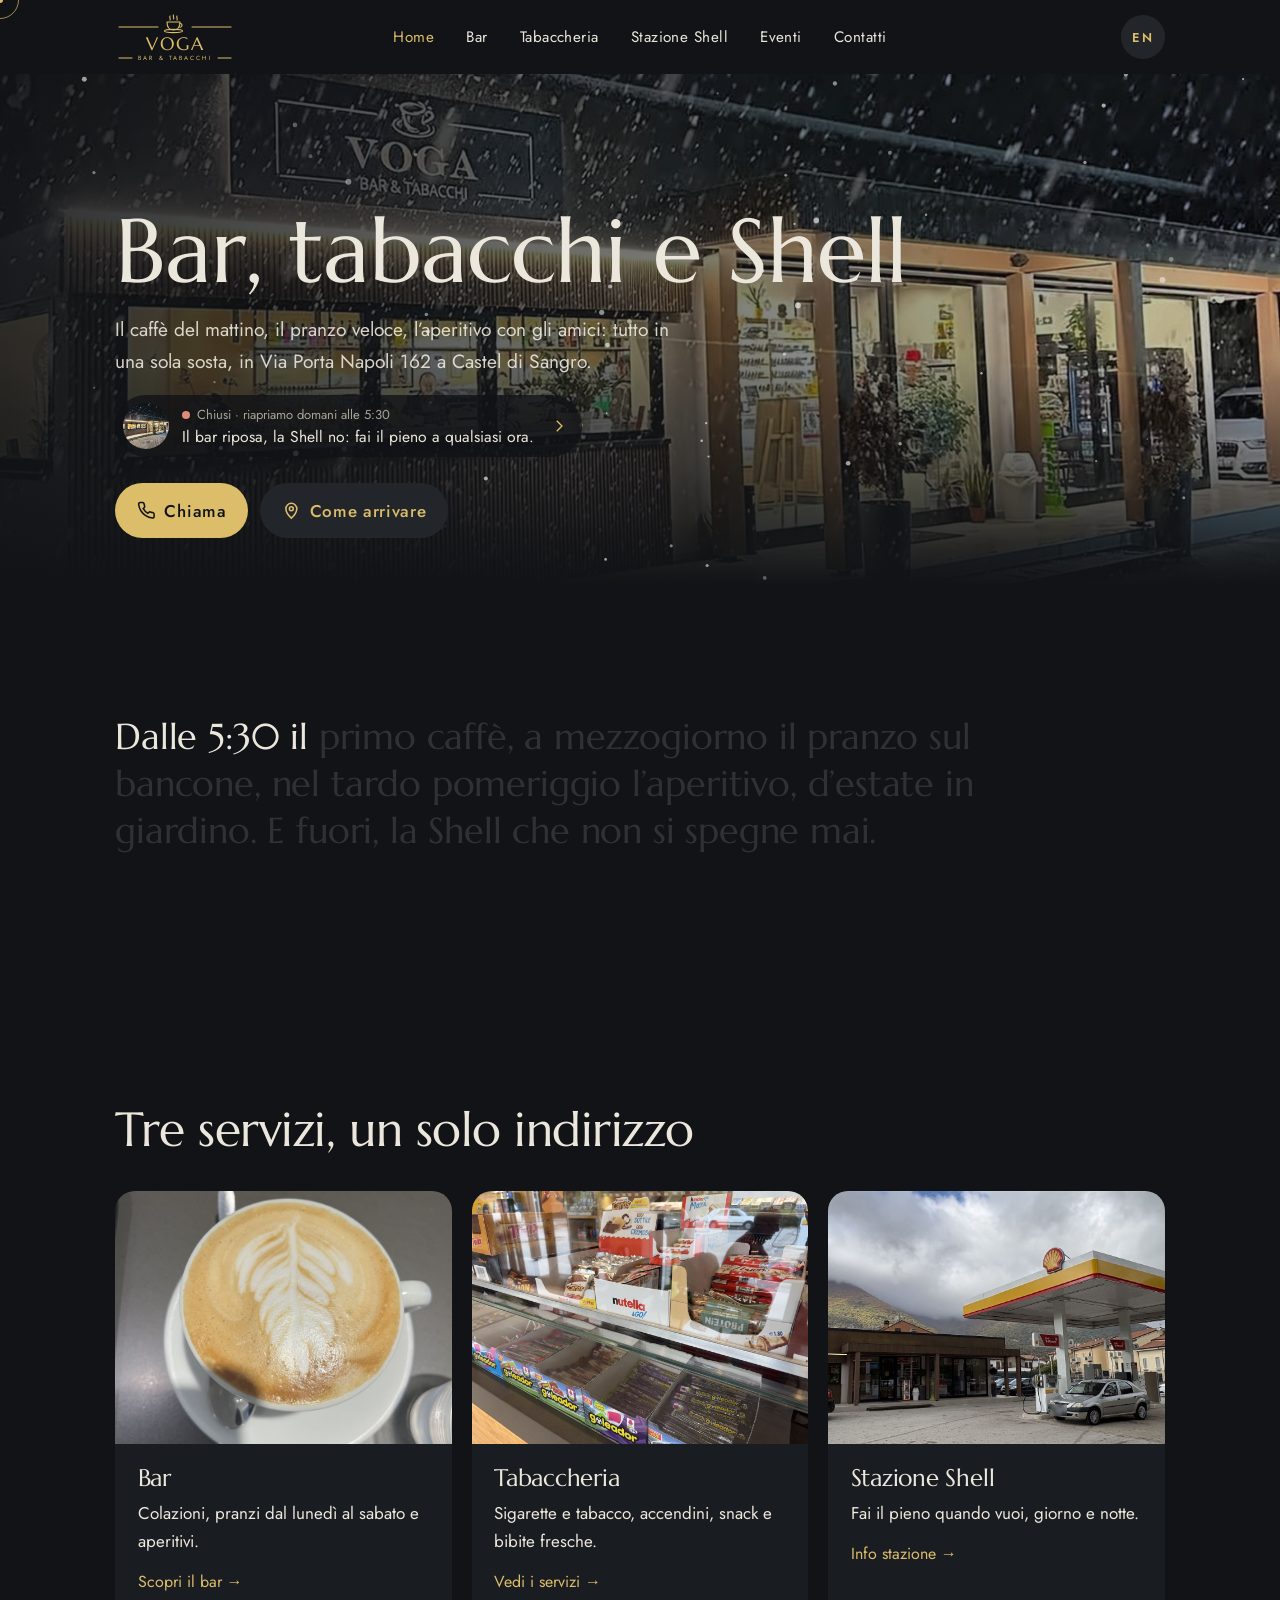
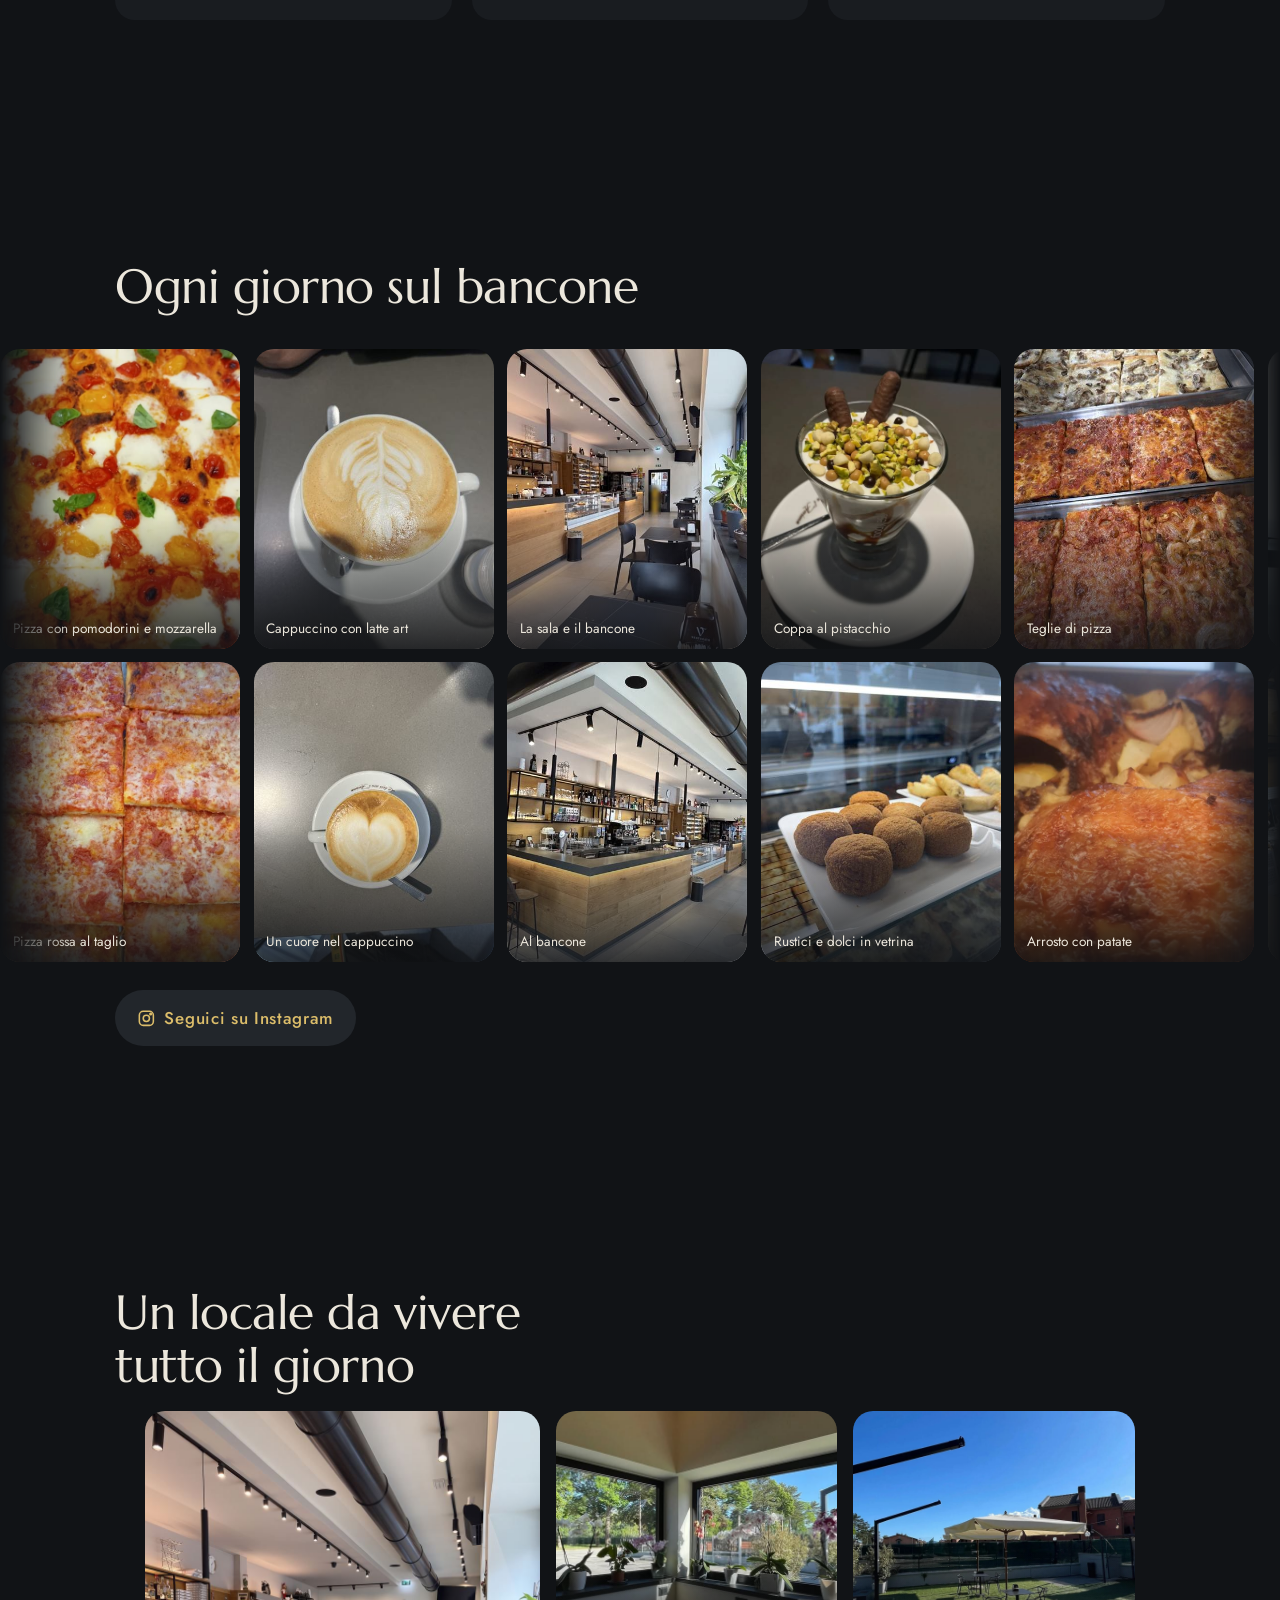
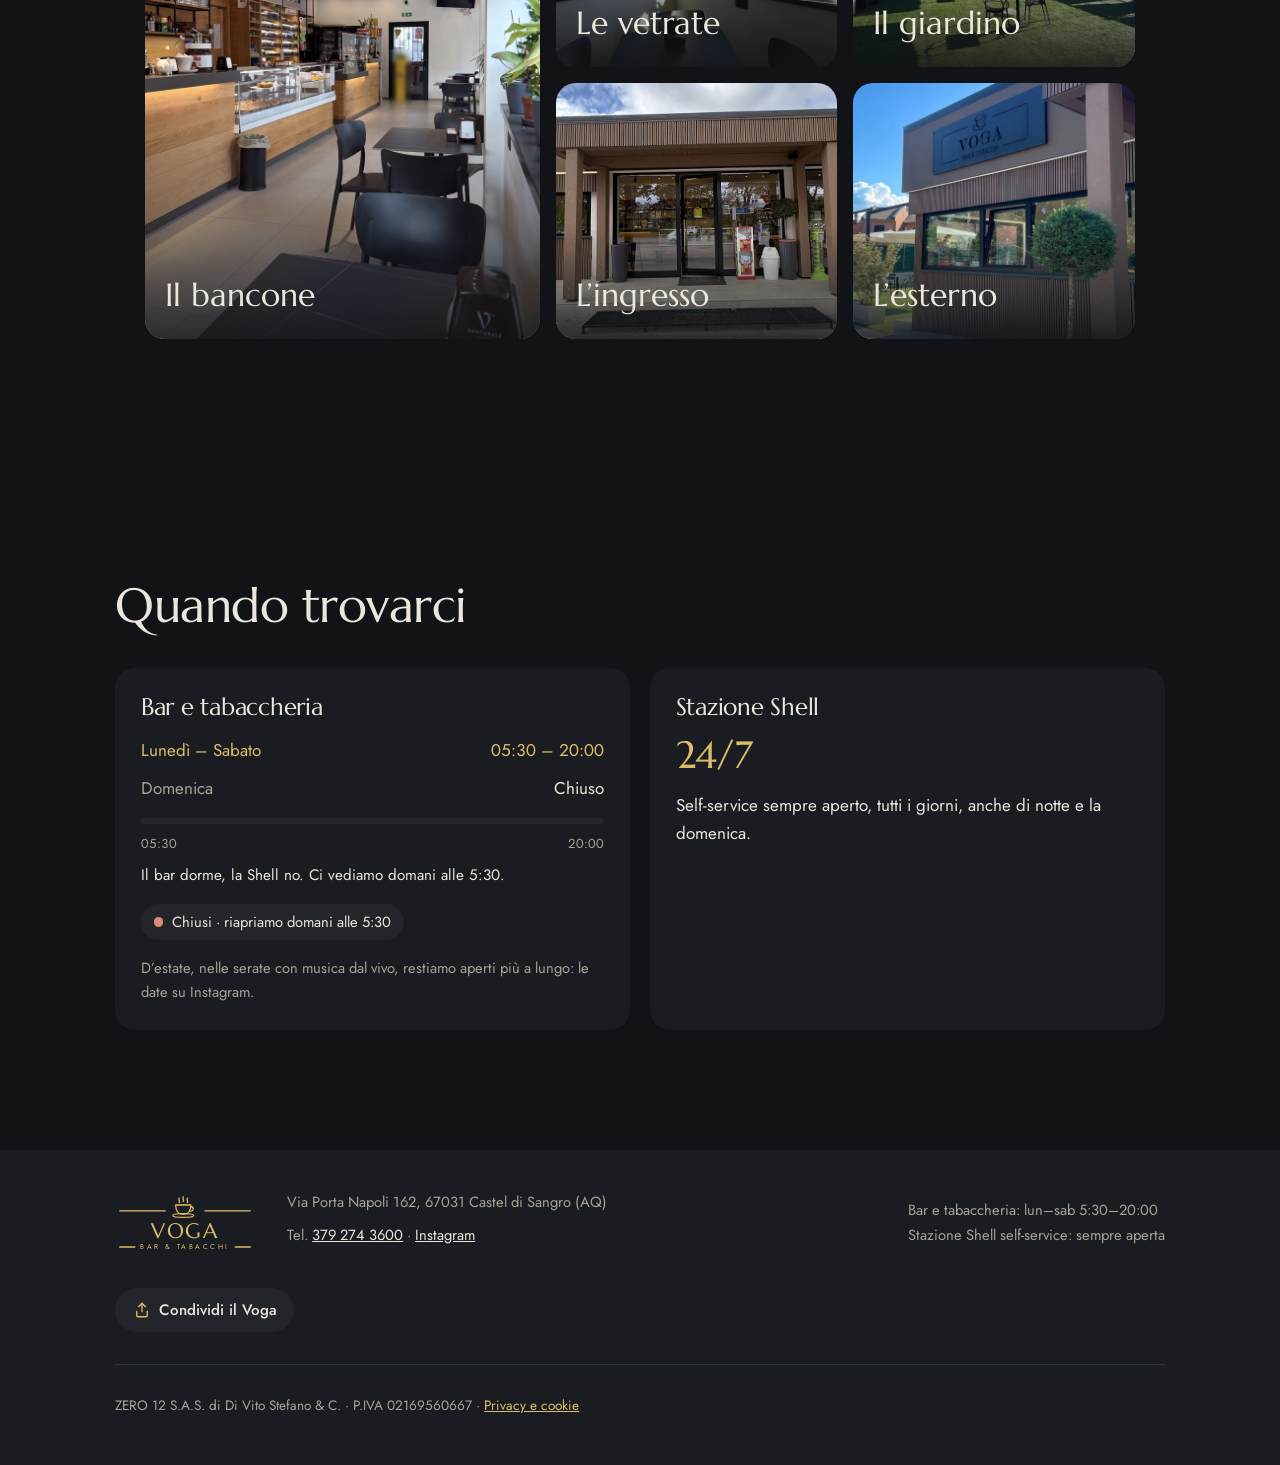
<file: index.html>
<!doctype html><html lang="it" data-lang="it"><head><meta charset="utf-8"><meta name="viewport" content="width=device-width,initial-scale=1,viewport-fit=cover">
<script>/* Lingua scelta prima del primo disegno: niente lampo con italiano e inglese insieme */try{if(localStorage.getItem('voga-lang')==='en'){document.documentElement.setAttribute('data-lang','en');document.documentElement.lang='en';}}catch(e){}</script>
<title>Voga Bar &amp; Tabacchi · Castel di Sangro</title>
<link rel="canonical" href="https://voga.pages.dev/">
<meta name="theme-color" content="#111316">
<meta property="og:title" content="Voga Bar &amp; Tabacchi, Castel di Sangro">
<meta property="og:description" content="Colazione dalle 5:30, pranzo e aperitivo, tabaccheria e Shell self-service 24/7. Via Porta Napoli 162, Castel di Sangro.">
<meta property="og:type" content="website">
<meta property="og:locale" content="it_IT">
<meta property="og:site_name" content="Voga Bar &amp; Tabacchi">
<meta property="og:url" content="https://voga.pages.dev/">
<meta property="og:image" content="https://voga.pages.dev/img/anteprima-condivisione.jpg">
<meta property="og:image:width" content="1200">
<meta property="og:image:height" content="630">
<meta property="og:image:alt" content="L’esterno del Voga Bar &amp; Tabacchi di sera, sotto la neve">
<meta name="twitter:card" content="summary_large_image">
<meta name="format-detection" content="telephone=no">
<!-- Dati per Google: bar, tabaccheria e stazione Shell allo stesso indirizzo. -->
<script type="application/ld+json">{
  "@context": "https://schema.org",
  "@graph": [
    {
      "@type": "CafeOrCoffeeShop", "@id": "#bar",
      "name": "Voga Bar & Tabacchi",
      "url": "https://voga.pages.dev/",
      "image": "https://voga.pages.dev/img/anteprima-condivisione.jpg",
      "legalName": "ZERO 12 S.A.S. di Di Vito Stefano & C.",
      "vatID": "IT02169560667",
      "email": "zero12sas@gmail.com",
      "description": "Bar con colazione dalle 5:30, pranzo dal lunedì al sabato e aperitivo, con tabaccheria e stazione Shell self-service 24/7.",
      "address": { "@type": "PostalAddress", "streetAddress": "Via Porta Napoli 162", "postalCode": "67031", "addressLocality": "Castel di Sangro", "addressRegion": "AQ", "addressCountry": "IT" },
      "telephone": "+393792743600",
      "priceRange": "€",
      "servesCuisine": ["Italiana", "Pizza al taglio", "Colazione"],
      "sameAs": ["https://www.instagram.com/bar_voga_zero12/"],
      "openingHoursSpecification": [{ "@type": "OpeningHoursSpecification", "dayOfWeek": ["Monday", "Tuesday", "Wednesday", "Thursday", "Friday", "Saturday"], "opens": "05:30", "closes": "20:00" }],
      "department": [{ "@id": "#tabaccheria" }, { "@id": "#stazione" }]
    },
    {
      "@type": "Store", "@id": "#tabaccheria",
      "name": "Voga Tabacchi",
      "description": "Tabaccheria: sigarette, sigari, tabacco, accendini, snack e bibite.",
      "address": { "@type": "PostalAddress", "streetAddress": "Via Porta Napoli 162", "postalCode": "67031", "addressLocality": "Castel di Sangro", "addressRegion": "AQ", "addressCountry": "IT" },
      "telephone": "+393792743600",
      "openingHoursSpecification": [{ "@type": "OpeningHoursSpecification", "dayOfWeek": ["Monday", "Tuesday", "Wednesday", "Thursday", "Friday", "Saturday"], "opens": "05:30", "closes": "20:00" }]
    },
    {
      "@type": "GasStation", "@id": "#stazione",
      "name": "Stazione Shell self-service – Voga",
      "brand": { "@type": "Brand", "name": "Shell" },
      "description": "Stazione Shell self-service aperta 24 ore su 24, 7 giorni su 7: diesel, benzina e V-Power.",
      "address": { "@type": "PostalAddress", "streetAddress": "Via Porta Napoli 162", "postalCode": "67031", "addressLocality": "Castel di Sangro", "addressRegion": "AQ", "addressCountry": "IT" },
      "openingHoursSpecification": [{ "@type": "OpeningHoursSpecification", "dayOfWeek": ["Monday", "Tuesday", "Wednesday", "Thursday", "Friday", "Saturday", "Sunday"], "opens": "00:00", "closes": "23:59" }]
    }
  ]
}</script>
<meta name="description" content="Voga Bar &amp; Tabacchi a Castel di Sangro (AQ): colazione dalle 5:30, pranzo e aperitivo, tabaccheria e Shell self-service 24/7. Via Porta Napoli 162, lun–sab 5:30–20:00.">
<link rel="preload" href="fonts/jost-latin.woff2" as="font" type="font/woff2" crossorigin>
<link rel="preload" href="fonts/marcellus-latin.woff2" as="font" type="font/woff2" crossorigin>
<link rel="stylesheet" href="css/fonts.css">
<link rel="stylesheet" href="css/style.css">
<link rel="preload" as="image" href="img/esterno-neve.jpg" fetchpriority="high">
<style>
/* ===== Aggiunte: linea oraria di oggi (tutti i formati) ===== */
.today { display: grid; gap: .55rem; }
.today .track { position: relative; height: 6px; border-radius: 99px; background: var(--panel-2); overflow: visible; }
.today .fill { position: absolute; inset: 0 auto 0 0; width: 0; border-radius: inherit; background: linear-gradient(90deg, var(--gold-deep), var(--gold)); }
.today .now { position: absolute; top: 50%; left: 0; width: 14px; height: 14px; margin: -7px 0 0 -7px; border-radius: 50%; background: var(--gold); box-shadow: 0 0 0 4px color-mix(in srgb, var(--gold) 25%, transparent); }
.today[data-off] .fill, .today[data-off] .now { display: none; }
.today .ticks { display: flex; justify-content: space-between; font-size: .8rem; color: var(--muted); font-variant-numeric: tabular-nums; }
.today .countdown { font-size: .95rem; color: var(--text); }
.today .countdown:empty { display: none; }
.hours-card dt.is-today, .hours-card dd.is-today { color: var(--gold); }

/* ===== Solo telefono ===== */
@media (max-width: 860px) {
  body { font-size: 1rem; }
  html { scroll-padding-top: calc(72px + env(safe-area-inset-top, 0px)); }
  section { padding-block: 2.75rem; }
  .section-head { margin-bottom: 1.5rem; gap: .6rem; }
  h2 { font-size: clamp(1.9rem, 8.5vw, 2.4rem); }

  /* Testata compatta */
  .site-head { backdrop-filter: none; background: color-mix(in srgb, var(--ink) 96%, transparent); }
  .site-head .wrap { flex-wrap: nowrap; gap: .75rem; padding-block: .45rem; }
  .logo { width: 88px; }
  .lang { margin-left: auto; position: relative; z-index: 2; }
  .menu-toggle { order: 3; margin-left: 0; position: relative; z-index: 2; width: 44px; height: 44px; padding: 0; border-radius: 50%; border-color: color-mix(in srgb, var(--gold) 45%, transparent); display: grid; place-items: center; }
  .menu-toggle .bars { position: relative; width: 18px; height: 10px; }
  .menu-toggle .bars::before, .menu-toggle .bars::after { content: ""; position: absolute; left: 0; right: 0; height: 1.5px; background: var(--gold); border-radius: 2px; transition: transform .35s cubic-bezier(.7,0,.2,1), top .35s cubic-bezier(.7,0,.2,1); }
  .menu-toggle .bars::before { top: 0; }
  .menu-toggle .bars::after { top: 8.5px; }
  .site-head.open .menu-toggle .bars::before { top: 4.25px; transform: rotate(45deg); }
  .site-head.open .menu-toggle .bars::after { top: 4.25px; transform: rotate(-45deg); }
  .brand { position: relative; z-index: 2; }

  /* Menu a tutto schermo */
  .menu { display: flex; position: fixed; inset: 0; z-index: 1; width: auto; margin: 0; flex-direction: column; gap: 0;
    padding: calc(5.5rem + env(safe-area-inset-top, 0px)) max(20px, 6vw) calc(2rem + env(safe-area-inset-bottom, 0px));
    background: radial-gradient(120% 60% at 100% 0%, color-mix(in srgb, var(--gold) 12%, transparent), transparent 60%), var(--ink);
    text-transform: none; letter-spacing: .02em; opacity: 0; visibility: hidden; transition: opacity .3s ease, visibility 0s .3s; overflow-y: auto; }
  .site-head.open .menu { opacity: 1; visibility: visible; transition: opacity .3s ease; }
  .menu > a { font-family: var(--f-display); font-size: clamp(1.9rem, 9vw, 2.5rem); line-height: 1.2; padding-block: .7rem; color: var(--text); border-bottom: 1px solid var(--line); display: flex; justify-content: space-between; align-items: baseline;
    transform: translateY(14px); opacity: 0; transition: transform .45s cubic-bezier(.2,.7,.2,1), opacity .45s; }
  .menu > a::after { content: ""; width: 7px; height: 7px; border-radius: 50%; background: transparent; }
  .menu > a[aria-current="page"] { color: var(--gold); border-bottom-color: var(--line); }
  .menu > a[aria-current="page"]::after { background: var(--gold); }
  .site-head.open .menu > a { transform: none; opacity: 1; }
  .site-head.open .menu > a:nth-child(2) { transition-delay: .04s; }
  .site-head.open .menu > a:nth-child(3) { transition-delay: .08s; }
  .site-head.open .menu > a:nth-child(4) { transition-delay: .12s; }
  .site-head.open .menu > a:nth-child(5) { transition-delay: .16s; }
  .site-head.open .menu > a:nth-child(6) { transition-delay: .2s; }

  /* Hero a tutto schermo */
  .hero { min-height: calc(100svh - 58px - env(safe-area-inset-top, 0px)); align-items: end; }
  .hero > img { object-position: 62% 40%; animation: voga-drift 16s cubic-bezier(.2,.6,.2,1) both; }
  .hero::after { background: linear-gradient(180deg, rgba(17,19,22,.45) 0%, rgba(17,19,22,.1) 28%, rgba(17,19,22,.7) 58%, var(--ink) 97%); }
  .hero .wrap { padding-block: 0 2rem; gap: .9rem; width: 100%; }
  .hero h1 { font-size: clamp(2.45rem, 11.5vw, 3.4rem); line-height: 1.02; }
  .hero .lead { font-size: 1.05rem; }
  .hero .eyebrow { display: block; font-size: .68rem; letter-spacing: .18em; }
  .hero .eyebrow::before, .hero .eyebrow::after { display: none; }
  .hero .wrap > * { animation: voga-rise .8s cubic-bezier(.2,.7,.2,1) both; }
  .hero .wrap > :nth-child(1) { animation-delay: .15s; }
  .hero .wrap > :nth-child(2) { animation-delay: .25s; }
  .hero .wrap > :nth-child(3) { animation-delay: .35s; }
  .hero .wrap > :nth-child(4) { animation-delay: .45s; }
  .hero .wrap > :nth-child(5) { animation-delay: .55s; }
  .hero .status { background: color-mix(in srgb, var(--ink) 55%, transparent); backdrop-filter: blur(10px); -webkit-backdrop-filter: blur(10px); border-color: color-mix(in srgb, var(--gold) 30%, transparent); }
  .status[data-state="open"] .dot { animation: voga-pulse 2.4s ease-out infinite; }
  .actions { display: grid; grid-template-columns: 1fr 1fr; gap: .6rem; margin-top: .25rem; }
  .actions .btn { justify-content: center; padding: .95rem .8rem; }
  .hero .actions .btn:not(.btn-solid) { background: color-mix(in srgb, var(--ink) 45%, transparent); backdrop-filter: blur(10px); -webkit-backdrop-filter: blur(10px); }

  /* Servizi: carosello da sfogliare */
  .trio { grid-template-columns: none; grid-auto-flow: column; grid-auto-columns: 80%; gap: .85rem; overflow-x: auto; overscroll-behavior-x: contain;
    scroll-snap-type: x mandatory; margin-inline: calc(-1 * max(16px, 4vw)); padding-inline: max(16px, 4vw); scroll-padding-inline: max(16px, 4vw); scrollbar-width: none; padding-bottom: .25rem; }
  .trio::-webkit-scrollbar { display: none; }
  .tile { scroll-snap-align: start; min-height: 25rem; grid-template-rows: 1fr; border-radius: 20px; border-color: color-mix(in srgb, var(--gold) 22%, var(--line)); transition: transform .4s ease, opacity .4s ease; }
  .tile .ph { position: absolute; inset: 0; aspect-ratio: auto; }
  .tile::after { content: ""; position: absolute; inset: 0; background: linear-gradient(180deg, transparent 35%, rgba(17,19,22,.6) 60%, rgba(17,19,22,.96) 100%); pointer-events: none; }
  .tile .body { position: relative; z-index: 1; align-self: end; padding: 1.4rem 1.3rem 1.5rem; }
  .tile h3 { font-size: 1.9rem; }
  .tile p { color: color-mix(in srgb, var(--text) 85%, transparent); }
  .tile .shell-mark { font-size: 5.5rem; padding-bottom: 7rem; }
  .trio.has-active .tile:not(.is-active) { opacity: .6; transform: scale(.96); }
  .trio-dots { display: flex; justify-content: center; gap: .45rem; margin-top: 1.1rem; }
  .trio-dots span { width: 6px; height: 6px; border-radius: 99px; background: var(--line); transition: width .3s ease, background .3s ease; }
  .trio-dots span.on { width: 22px; background: var(--gold); }

  /* Orari */
  .hours { gap: .85rem; }
  .hours-card { border-radius: 20px; padding: 1.35rem; }
  .hours-card .big { font-size: 3rem; }

  /* Pagine interne */
  .page-hero { gap: .8rem; }
  .page-hero h1 { font-size: clamp(2.4rem, 11vw, 3.2rem); }
  .page-hero .eyebrow::after { display: none; }
  .split { gap: 1.25rem; }
  .split + .split { margin-top: 2.75rem; }
  .frame { border-radius: 20px; border-color: color-mix(in srgb, var(--gold) 22%, var(--line)); }
  .gallery { grid-template-columns: none; grid-auto-flow: column; grid-auto-columns: 62%; overflow-x: auto; scroll-snap-type: x mandatory; scrollbar-width: none;
    margin-inline: calc(-1 * max(16px, 4vw)); padding-inline: max(16px, 4vw); scroll-padding-inline: max(16px, 4vw); }
  .gallery::-webkit-scrollbar { display: none; }
  .gallery figure { scroll-snap-align: start; aspect-ratio: 4 / 5; border-radius: 18px; }
  .services { gap: 0; border-top: 1px solid var(--line); }
  .services li { background: none; border: 0; border-bottom: 1px solid var(--line); border-radius: 0; padding: 1rem .1rem; }
  .facts { grid-template-columns: repeat(3, minmax(0, 1fr)); gap: .75rem; margin-bottom: 2rem; }
  .fact b { font-size: 2rem; }
  .fact span { font-size: .85rem; line-height: 1.35; }
  .contact-list .item .actions { display: flex; }
  .map { border-radius: 20px; min-height: 16rem; }

  /* Piè di pagina */
  .site-foot { padding-bottom: calc(7rem + env(safe-area-inset-bottom, 0px)); text-align: center; }
  .site-foot .wrap { justify-items: center; gap: 1.25rem; }

}

@keyframes voga-view { from { opacity: 0; } to { opacity: 1; } }
@keyframes voga-rise { from { opacity: 0; transform: translateY(18px); } to { opacity: 1; transform: none; } }
@keyframes voga-drift { from { transform: scale(1.14); } to { transform: scale(1); } }
@keyframes voga-pulse { 0% { box-shadow: 0 0 0 0 color-mix(in srgb, var(--open) 55%, transparent); } 100% { box-shadow: 0 0 0 10px transparent; } }

@media (prefers-reduced-motion: reduce) {
  .view, .hero > img, .hero .wrap > *, .status[data-state="open"] .dot { animation: none !important; }
  .menu, .menu > a, .tile, .trio-dots span { transition: none !important; }
  .trio.has-active .tile:not(.is-active) { transform: none; }
}
/* ===== Navigazione moderna ===== */
.tabbar { display: none; }
@media (min-width: 861px) {
  .site-head .wrap { display: grid; grid-template-columns: 1fr auto 1fr; gap: 1rem; }
  .site-head .brand { justify-self: start; }
  .site-head .lang { justify-self: end; }
  .menu { position: relative; margin: 0; gap: .15rem; padding: .3rem; border-radius: 999px; background: color-mix(in srgb, var(--panel) 85%, transparent); border: 1px solid color-mix(in srgb, var(--gold) 18%, var(--line)); text-transform: none; letter-spacing: .03em; font-size: .95rem; }
  .menu > a { position: relative; z-index: 1; padding: .5rem 1.05rem; border: 0 !important; border-radius: 999px; transition: color .3s ease; white-space: nowrap; }
  .menu > a:hover { color: var(--gold); }
  .menu > a[aria-current="page"] { color: var(--ink); }
}
@media (min-width: 861px) and (max-width: 1080px) { .menu > a { padding-inline: .7rem; } .menu { font-size: .9rem; } }
@media (max-width: 860px) {
  .site-head .menu, .site-head .menu-toggle { display: none !important; }
  .hero .wrap { padding-bottom: calc(6rem + env(safe-area-inset-bottom, 0px)); }
  .tabbar { display: grid; grid-template-columns: repeat(6, minmax(0, 1fr)); position: fixed; z-index: 30; left: 10px; right: 10px; bottom: calc(10px + env(safe-area-inset-bottom, 0px));
    padding: .35rem; border-radius: 24px; background: color-mix(in srgb, var(--panel) 82%, transparent); backdrop-filter: blur(16px) saturate(1.4); -webkit-backdrop-filter: blur(16px) saturate(1.4);
    border: 1px solid color-mix(in srgb, var(--gold) 22%, var(--line)); box-shadow: 0 14px 40px rgba(0,0,0,.5); }
  .tabbar a { position: relative; z-index: 1; display: grid; justify-items: center; gap: .15rem; padding: .5rem 0 .4rem; border-radius: 18px; color: var(--muted); text-decoration: none; font-size: .68rem; letter-spacing: .02em; line-height: 1.1; -webkit-tap-highlight-color: transparent; transition: color .3s ease, transform .15s ease; }
  .tabbar a svg { width: 22px; height: 22px; transition: transform .35s cubic-bezier(.2,.9,.3,1.4); }
  .tabbar a[aria-current="page"] { color: var(--ink); font-weight: 500; }
  .tabbar a[aria-current="page"] svg { transform: translateY(-1px) scale(1.06); }
  .tabbar a:active { transform: scale(.92); }
  .site-foot { padding-bottom: calc(7.5rem + env(safe-area-inset-bottom, 0px)); }
}
@media (prefers-reduced-motion: reduce) { .tabbar a svg { transition: none; } }

/* ===== Cambio pagina: dissolvenza morbida ===== */
.view { transition: opacity .22s ease, transform .22s ease; }
.view.leaving { opacity: 0; transform: translateY(-10px); pointer-events: none; }
.view.entering { animation: voga-page-in .75s cubic-bezier(.2,.75,.2,1) .2s both; transform-origin: 50% 30vh; }
@keyframes voga-page-in { from { transform: scale(1.06); } to { transform: none; } }
@media (prefers-reduced-motion: reduce) { .view { transition: none; } .view.entering { animation: none; } }

/* ===== Cambio sezione: apertura a sipario con il logo (circa 0,9 s) ===== */
html, body { overflow-x: clip; }
.flash { position: fixed; inset: 0; z-index: 95; pointer-events: none; visibility: hidden; }
.flash.run { visibility: visible; }
.fl-panel { position: absolute; left: 0; right: 0; height: 50.5%; background: var(--ink); will-change: transform; }
.fl-top { top: 0; transform: translateY(-101%); background: linear-gradient(180deg, #0b0d10, var(--ink)); }
.fl-bot { bottom: 0; transform: translateY(101%); background: linear-gradient(0deg, #0b0d10, var(--ink)); }
.fl-seam { position: absolute; left: 0; right: 0; top: 50%; height: 1px; margin-top: -.5px; background: linear-gradient(90deg, transparent, var(--gold) 22%, var(--gold) 78%, transparent); box-shadow: 0 0 18px color-mix(in srgb, var(--gold) 55%, transparent); transform: scaleX(0); opacity: 0; }
.fl-logo { position: absolute; left: 50%; top: 50%; display: grid; justify-items: center; row-gap: 1.35rem; transform: translate(-50%, -50%); opacity: 0; }
.fl-logo svg { width: 54px; height: auto; overflow: visible; }
.fl-logo path, .fl-logo ellipse { stroke-dasharray: 1; stroke-dashoffset: 1; }
.fl-word { display: flex; font-family: var(--f-display); color: var(--gold); font-size: clamp(2.1rem, 6vw, 3rem); line-height: 1; letter-spacing: .14em; margin-right: -.14em; }
.fl-word span { display: inline-block; overflow: hidden; padding-bottom: .06em; }
.fl-word i { display: inline-block; font-style: normal; transform: translateY(110%); }
.flash.run .fl-top { animation: fl-top .9s both; }
.flash.run .fl-bot { animation: fl-bot .9s both; }
.flash.run .fl-seam { animation: fl-seam .9s both; }
.flash.run .fl-logo { animation: fl-logo .9s both; }
.flash.run .fl-logo path, .flash.run .fl-logo ellipse { animation: voga-draw .34s cubic-bezier(.6,0,.2,1) .2s forwards; }
.flash.run .fl-word i { animation: fl-letter .36s cubic-bezier(.2,.8,.2,1) both; }
.flash.run .fl-word span:nth-child(1) i { animation-delay: .24s; }
.flash.run .fl-word span:nth-child(2) i { animation-delay: .28s; }
.flash.run .fl-word span:nth-child(3) i { animation-delay: .32s; }
.flash.run .fl-word span:nth-child(4) i { animation-delay: .36s; }
@keyframes fl-top { 0% { transform: translateY(-101%); animation-timing-function: cubic-bezier(.7,0,.3,1); } 33% { transform: translateY(0); } 62% { transform: translateY(0); animation-timing-function: cubic-bezier(.76,0,.2,1); } 100% { transform: translateY(-101%); } }
@keyframes fl-bot { 0% { transform: translateY(101%); animation-timing-function: cubic-bezier(.7,0,.3,1); } 33% { transform: translateY(0); } 62% { transform: translateY(0); animation-timing-function: cubic-bezier(.76,0,.2,1); } 100% { transform: translateY(101%); } }
@keyframes fl-seam { 0%, 24% { transform: scaleX(0); opacity: 0; } 30% { opacity: 1; } 52% { transform: scaleX(1); opacity: 1; } 64% { transform: scaleX(1); opacity: 1; } 78%, 100% { transform: scaleX(1.15); opacity: 0; } }
@keyframes fl-logo { 0%, 22% { opacity: 0; transform: translate(-50%, -50%) scale(.96); } 30% { opacity: 1; } 60% { opacity: 1; transform: translate(-50%, -50%) scale(1); } 76%, 100% { opacity: 0; transform: translate(-50%, -50%) scale(1.08); } }
@keyframes fl-letter { from { transform: translateY(110%); } to { transform: translateY(0); } }
@media (prefers-reduced-motion: reduce) { .flash { display: none; } }

/* ===== Animazioni ===== */
.site-head .progress { position: absolute; left: 0; bottom: -1px; height: 2px; width: 100%; background: linear-gradient(90deg, var(--gold-deep), var(--gold)); transform-origin: 0 50%; transform: scaleX(0); z-index: 3; pointer-events: none; }

/* Testata delle sezioni con sfondo in movimento */
.page-top { position: relative; overflow: hidden; isolation: isolate; border-bottom: 1px solid var(--line); }
.page-top .bg { position: absolute; inset: -8%; z-index: -3; background-size: cover; background-position: center; filter: saturate(.85) brightness(.8);
  animation: voga-bg-in 1.6s cubic-bezier(.2,.7,.2,1) both, voga-pan 24s 1.6s ease-in-out infinite alternate; }
.page-top::before { content: ""; position: absolute; inset: 0; z-index: -2; background: linear-gradient(180deg, rgba(17,19,22,.55) 0%, rgba(17,19,22,.7) 55%, var(--ink) 100%), linear-gradient(90deg, rgba(17,19,22,.7), transparent 75%); }
.page-top .glow { position: absolute; inset: -30%; z-index: -1; pointer-events: none; mix-blend-mode: screen; opacity: .55;
  background: radial-gradient(28% 22% at 25% 30%, color-mix(in srgb, var(--gold) 40%, transparent), transparent 70%), radial-gradient(22% 18% at 75% 65%, color-mix(in srgb, var(--gold-deep) 35%, transparent), transparent 70%);
  animation: voga-glow 18s ease-in-out infinite alternate; }
.page-top .page-hero { padding-block: 7rem 3.5rem; }
.view:not([hidden]) .page-hero > * { animation: voga-rise .9s cubic-bezier(.2,.7,.2,1) both; }
.view:not([hidden]) .page-hero > :nth-child(1) { animation-delay: .2s; }
.view:not([hidden]) .page-hero > :nth-child(2) { animation-delay: .32s; }
.view:not([hidden]) .page-hero > :nth-child(3) { animation-delay: .44s; }
.page-top .page-hero .lead { color: var(--text); opacity: .88; }

/* Comparsa dei blocchi mentre scorri */
html.anim .rv { opacity: 0; transform: translateY(34px); transition: opacity .9s cubic-bezier(.2,.7,.2,1), transform .9s cubic-bezier(.2,.7,.2,1); transition-delay: var(--d, 0s); }
html.anim .rv.in { opacity: 1; transform: none; }
html.anim .frame.rv { transform: translateY(34px); clip-path: inset(12% 6% 12% 6% round 20px); transition: opacity .9s, transform .9s cubic-bezier(.2,.7,.2,1), clip-path 1.2s cubic-bezier(.2,.7,.2,1); }
html.anim .frame.rv img { transform: scale(1.18); transition: transform 1.6s cubic-bezier(.2,.7,.2,1); }
html.anim .frame.rv.in { opacity: 1; transform: none; clip-path: inset(0 0 0 0 round 20px); }
html.anim .frame.rv.in img { transform: scale(1); }
html.anim .fact.rv b { display: inline-block; }
html.anim .fact.rv.in b { animation: voga-pop .8s cubic-bezier(.2,.9,.3,1.3) both; animation-delay: calc(var(--d, 0s) + .15s); }

@keyframes voga-bg-in { from { opacity: 0; transform: scale(1.3); } to { opacity: 1; transform: scale(1.08); } }
@keyframes voga-pan { from { transform: scale(1.08) translate(-2%, -1%); } to { transform: scale(1.18) translate(2%, 1.5%); } }
@keyframes voga-glow { 0% { transform: translate(-6%, -4%) rotate(0deg); } 50% { transform: translate(5%, 3%) rotate(8deg); } 100% { transform: translate(-3%, 6%) rotate(-6deg); } }
@keyframes voga-pop { from { transform: scale(.6); opacity: 0; } to { transform: none; opacity: 1; } }

@media (max-width: 860px) {
  .page-top { min-height: 56svh; display: grid; align-items: end; }
  .page-top .page-hero { padding-block: 5rem 2.25rem; }
}
@media (prefers-reduced-motion: reduce) {
  .page-top .bg, .page-top .glow, .view:not([hidden]) .page-hero > * { animation: none !important; }
  .page-top .bg { transform: scale(1.08); }
}
/* ===== Livello "agenzia" ===== */
/* Intro con il logo che si disegna */
.intro { position: fixed; inset: 0; z-index: 100; display: grid; place-items: center; background: var(--ink);
  animation: voga-intro-out .9s cubic-bezier(.7,0,.2,1) 2.1s both; }
.intro-logo { width: min(62vw, 300px); height: auto; }
.intro-logo path, .intro-logo ellipse { stroke-dasharray: 1; stroke-dashoffset: 1; animation: voga-draw 1.3s cubic-bezier(.6,0,.2,1) forwards; }
.intro-logo path:nth-child(1) { animation-delay: .75s; }
.intro-logo path:nth-child(2) { animation-delay: .15s; }
.intro-logo path:nth-child(3) { animation-delay: .45s; }
.intro-logo ellipse { animation-delay: .35s; }
.intro-logo path:nth-child(5) { animation-delay: .6s; animation-duration: 1.1s; }
.intro-logo text { opacity: 0; animation: voga-fade .9s ease 1s forwards; }
.intro-logo text + text { animation-delay: 1.3s; letter-spacing: 7px; animation-name: voga-track; }
html.intro-on .hero > img, html.intro-on .hero .wrap > * { animation-play-state: paused; }
html.intro-on { overflow: hidden; }
@keyframes voga-draw { to { stroke-dashoffset: 0; } }
@keyframes voga-fade { to { opacity: 1; } }
@keyframes voga-track { from { opacity: 0; letter-spacing: 9px; } to { opacity: 1; letter-spacing: 4.2px; } }
@keyframes voga-intro-out { to { clip-path: inset(0 0 100% 0); visibility: hidden; } }

/* Neve sulla foto della home */
.hero .snow { position: absolute; inset: 0; width: 100%; height: 100%; z-index: 1; pointer-events: none; }
.hero .wrap { z-index: 2; will-change: transform, opacity; }

@keyframes voga-marquee { to { transform: translateX(-50%); } }

/* Titoli che si compongono parola per parola */
.w { display: inline-block; overflow: hidden; vertical-align: top; padding-bottom: .1em; margin-bottom: -.1em; }
.w > span { display: inline-block; }
html.anim .rv h2 .w > span, html.anim h2.rv .w > span { transform: translateY(110%); transition: transform .9s cubic-bezier(.2,.8,.2,1); transition-delay: calc(var(--i, 0) * 55ms + .1s); }
html.anim .rv.in h2 .w > span, html.anim h2.rv.in .w > span { transform: none; }

/* Schede che si inclinano col mouse (solo computer) */
@media (hover: hover) and (pointer: fine) {
  .trio { perspective: 1000px; }
  .tile { transform-style: preserve-3d; transition: transform .25s ease, box-shadow .25s ease; }
  .tile::before { content: ""; position: absolute; inset: 0; z-index: 2; pointer-events: none; opacity: 0; transition: opacity .3s;
    background: radial-gradient(420px circle at var(--mx, 50%) var(--my, 50%), color-mix(in srgb, var(--gold) 18%, transparent), transparent 60%); }
  .tile:hover::before { opacity: 1; }
  .tile:hover { box-shadow: 0 30px 60px -20px rgba(0,0,0,.7); }
}

@media (prefers-reduced-motion: reduce) {
  .hero .snow { display: none; }
}
/* ===== Foto reali ===== */
.insta { overflow: hidden; }
.strip { overflow: hidden; margin-top: .85rem; -webkit-mask-image: linear-gradient(90deg, transparent, #000 6%, #000 94%, transparent); mask-image: linear-gradient(90deg, transparent, #000 6%, #000 94%, transparent); }
.strip-track { display: flex; gap: .85rem; width: max-content; animation: voga-marquee 70s linear infinite; }
.strip.rev .strip-track { animation-direction: reverse; animation-duration: 80s; }
@media (hover: hover) { .strip:hover .strip-track { animation-play-state: paused; } }
.strip:focus-within .strip-track { animation-play-state: paused; }
.ph-card { position: relative; flex: none; width: clamp(150px, 42vw, 240px); aspect-ratio: 4 / 5; border: 1px solid color-mix(in srgb, var(--gold) 20%, var(--line)); border-radius: 18px; overflow: hidden; padding: 0; background: var(--panel); cursor: zoom-in; color: var(--text); font: inherit; text-align: left; }
.ph-card img { width: 100%; height: 100%; object-fit: cover; transition: transform .6s ease; }
@media (hover: hover) { .ph-card:hover img { transform: scale(1.05); } }
.ph-card::after { content: ""; position: absolute; inset: 0; background: linear-gradient(180deg, transparent 55%, rgba(17,19,22,.85)); pointer-events: none; }
.ph-card .cap { position: absolute; left: .8rem; right: .8rem; bottom: .7rem; z-index: 1; font-size: .85rem; line-height: 1.3; }
.insta-cta { margin-top: 1.75rem; }


.lb { position: fixed; inset: 0; z-index: 80; background: #0b0c0e; display: grid; grid-template-rows: auto 1fr auto; padding: env(safe-area-inset-top, 0px) 0 calc(1rem + env(safe-area-inset-bottom, 0px)); animation: voga-fade .3s ease both; opacity: 0; }
.lb-top { display: flex; justify-content: space-between; align-items: center; padding: .75rem max(16px, 4vw); color: var(--muted); font-variant-numeric: tabular-nums; }
.lb-close, .lb-nav { width: 44px; height: 44px; border-radius: 50%; border: 1px solid color-mix(in srgb, var(--gold) 45%, transparent); background: none; color: var(--gold); display: grid; place-items: center; cursor: pointer; }
.lb-close svg, .lb-nav svg { width: 20px; height: 20px; }
.lb-track { display: flex; overflow-x: auto; scroll-snap-type: x mandatory; scrollbar-width: none; overscroll-behavior: contain; }
.lb-track::-webkit-scrollbar { display: none; }
.lb-slide { flex: 0 0 100%; scroll-snap-align: center; display: grid; place-items: center; padding: 0 max(12px, 3vw); }
.lb-track { min-height: 0; }
.lb-slide { min-height: 0; }
/* La foto sta sempre dentro lo schermo, anche verticale e col telefono in orizzontale */
.lb-slide img { max-width: 100%; max-height: 100%; max-height: calc(100svh - 9.5rem - env(safe-area-inset-top, 0px) - env(safe-area-inset-bottom, 0px)); object-fit: contain; border-radius: 14px; }
.lb-cap { text-align: center; font-family: var(--f-display); font-size: 1.4rem; color: var(--text); padding: 1rem 1rem .25rem; }
.lb-nav { position: absolute; top: 50%; margin-top: -22px; }
.lb-prev { left: 1.25rem; } .lb-next { right: 1.25rem; }

@media (max-width: 860px) {
  .lb-nav { display: none; }
  .strip { margin-top: .6rem; }
}
@media (prefers-reduced-motion: reduce) {
  .strip-track { animation: none; }
  .strip { overflow-x: auto; }
}
/* Scheda Shell con foto dell'esterno */
.tile .ph .shell-bg { position: absolute; inset: 0; width: 100%; height: 100%; object-fit: cover; object-position: 58% 55%; filter: brightness(.62); }
.tile .shell-mark { position: relative; background: radial-gradient(circle at 50% 45%, transparent, rgba(17,19,22,.55)); color: #FBCE07; text-shadow: 0 4px 30px rgba(0,0,0,.6); }@media (min-width: 861px) { .tile .ph { position: relative; } }
/* Scheda mappa */
.map.map-card { display: grid; grid-template-rows: 1fr auto auto; min-height: 24rem; background: radial-gradient(120% 90% at 50% 40%, var(--panel-2), var(--ink)); }
.map.map-card::before { content: none; }
.map-card.live { grid-template-rows: 1fr; }
.map-card.live .map-art, .map-card.live .map-actions, .map-card.live .map-consent { display: none; }
.map-consent { position: relative; display: grid; gap: .6rem; padding: 1rem; background: var(--panel-2); font-size: .85rem; line-height: 1.5; color: var(--muted); }
.map-consent p { margin: 0; }
.map-consent a { color: var(--gold); }
.map-consent .btn[data-map-load] { justify-self: start; font: inherit; font-size: .95rem; cursor: pointer; background: var(--ink); border: 1px solid color-mix(in srgb, var(--gold) 45%, transparent); }
.map-consent .btn[data-map-load]:hover { background: var(--gold); color: var(--ink); }
.map-card iframe { width: 100%; height: 100%; min-height: 24rem; border: 0; }
.map-art { position: relative; display: grid; place-items: center; align-content: center; gap: .9rem; min-height: 16rem; text-decoration: none; color: var(--text); overflow: hidden; }
.map-lines { position: absolute; inset: 0; width: 100%; height: 100%; color: color-mix(in srgb, var(--gold) 28%, transparent); animation: voga-mapdrift 30s ease-in-out infinite alternate; }
.map-pin { position: relative; width: 72px; height: 72px; border-radius: 50%; display: grid; place-items: center; background: var(--ink); border: 1.5px solid var(--gold); color: var(--gold); box-shadow: 0 10px 40px rgba(0,0,0,.6); }
.map-pin svg { width: 40px; height: 40px; }
.map-pin::after { content: ""; position: absolute; bottom: -9px; left: 50%; width: 14px; height: 14px; margin-left: -7px; background: var(--ink); border-right: 1.5px solid var(--gold); border-bottom: 1.5px solid var(--gold); transform: rotate(45deg); }
.map-pin .pulse { position: absolute; inset: -1px; border-radius: 50%; border: 1.5px solid var(--gold); animation: voga-ring 2.4s ease-out infinite; }
.map-label { position: relative; text-align: center; font-family: var(--f-display); font-size: 1.6rem; margin-top: .6rem; }
.map-label small { display: block; font-family: var(--f-body); font-size: .9rem; color: var(--muted); letter-spacing: .02em; }
.map-actions { position: relative; display: grid; grid-template-columns: 1fr 1fr; gap: .6rem; padding: 1rem; border-top: 1px solid var(--line); }
.map-actions .btn { justify-content: center; padding: .85rem .6rem; }
@keyframes voga-ring { from { transform: scale(1); opacity: .8; } to { transform: scale(2.1); opacity: 0; } }
@keyframes voga-mapdrift { from { transform: scale(1.05) translate(-2%, 0); } to { transform: scale(1.12) translate(2%, -2%); } }
@media (prefers-reduced-motion: reduce) { .map-lines, .map-pin .pulse { animation: none; } }
/* ===== Dettagli da premio ===== */
.skip { position: fixed; left: 1rem; top: -4rem; z-index: 120; background: var(--gold); color: var(--ink); padding: .6rem 1rem; border-radius: 999px; text-decoration: none; font-weight: 500; transition: top .2s; }
.skip:focus { top: calc(1rem + env(safe-area-inset-top, 0px)); }
main:focus { outline: none; }

/* Adesso da Voga */
.now-card { display: flex; align-items: center; gap: .8rem; width: fit-content; max-width: 100%; padding: .5rem .9rem .5rem .5rem; border-radius: 999px; text-decoration: none; color: var(--text);
  background: color-mix(in srgb, var(--ink) 55%, transparent); backdrop-filter: blur(12px); -webkit-backdrop-filter: blur(12px); border: 1px solid color-mix(in srgb, var(--gold) 30%, transparent); transition: border-color .3s, background .3s; }
@media (hover: hover) { .now-card:hover { border-color: var(--gold); } }
.now-thumb { flex: none; width: 46px; height: 46px; border-radius: 50%; overflow: hidden; border: 1px solid color-mix(in srgb, var(--gold) 50%, transparent); background: var(--panel-2); }
.now-thumb img { width: 100%; height: 100%; object-fit: cover; }
.now-txt { display: grid; gap: .1rem; min-width: 0; }
.now-card .status { background: none; border: 0; padding: 0; font-size: .78rem; color: var(--muted); gap: .45rem; backdrop-filter: none; }
.now-card .status .dot { width: .5rem; height: .5rem; }
.now-msg { font-size: .98rem; line-height: 1.3; }
.now-arrow { flex: none; width: 18px; height: 18px; color: var(--gold); margin-left: .2rem; }
@media (max-width: 860px) { .now-card { border-radius: 22px; width: 100%; } .hero .now-card .status { backdrop-filter: none; } }

/* Condividi + avviso */
.share svg { width: 18px; height: 18px; color: var(--gold); }
.toast { position: fixed; left: 50%; bottom: calc(6.5rem + env(safe-area-inset-bottom, 0px)); z-index: 95; transform: translate(-50%, 20px); opacity: 0; pointer-events: none; background: var(--gold); color: var(--ink); padding: .65rem 1.1rem; border-radius: 999px; font-weight: 500; font-size: .92rem; transition: opacity .3s, transform .3s; }
.toast.on { opacity: 1; transform: translate(-50%, 0); }

/* Cursore su misura (solo computer) */
.cursor { display: none; }
@media (hover: hover) and (pointer: fine) {
  .cursor { display: block; position: fixed; inset: 0; z-index: 110; pointer-events: none; }
  .c-dot, .c-ring { position: fixed; left: 0; top: 0; border-radius: 50%; pointer-events: none; will-change: transform; }
  .c-dot { width: 6px; height: 6px; margin: -3px 0 0 -3px; background: var(--gold); }
  .c-ring { width: 38px; height: 38px; margin: -19px 0 0 -19px; border: 1px solid color-mix(in srgb, var(--gold) 70%, transparent); display: grid; place-items: center; transition: width .3s cubic-bezier(.2,.8,.2,1), height .3s cubic-bezier(.2,.8,.2,1), margin .3s cubic-bezier(.2,.8,.2,1), background .3s, border-color .3s; }
  .c-lbl { font: 500 .7rem var(--f-body); letter-spacing: .08em; color: var(--ink); opacity: 0; transition: opacity .2s; }
  html.c-link .c-ring { width: 58px; height: 58px; margin: -29px 0 0 -29px; background: color-mix(in srgb, var(--gold) 12%, transparent); }
  html.c-view .c-ring { width: 78px; height: 78px; margin: -39px 0 0 -39px; background: var(--gold); border-color: var(--gold); }
  html.c-view .c-lbl { opacity: 1; }
  html.c-view .c-dot, html.c-link .c-dot { opacity: 0; }
  html.c-hide .cursor { opacity: 0; }
  .btn { transition: transform .35s cubic-bezier(.2,.8,.2,1), background .25s, color .25s, border-color .25s; }
}
@media (prefers-reduced-motion: reduce) { .cursor { display: none !important; } }
/* ===== Manifesto ===== */
.manifesto { padding-block: clamp(4rem, 12vw, 8rem); }
.mf-text { font-family: var(--f-display); font-size: clamp(1.9rem, 7.2vw, 3.6rem); line-height: 1.18; letter-spacing: -.005em; max-width: 22ch; margin-top: 1.25rem; }
.mf-text .mw { opacity: .14; transition: opacity .35s ease, color .35s ease; }
.mf-text .mw.lit { opacity: 1; }
.mf-text b { font-weight: 400; }
.mf-text b .mw.lit { color: var(--gold); }
@media (min-width: 861px) { .mf-text { max-width: 26ch; } }

/* ===== Lo spazio: scorrimento orizzontale ===== */
.space { position: relative; }
.space-pin { display: grid; gap: 1.25rem; }
.space-head { margin-bottom: 0; }
.space-track { display: flex; gap: 1rem; overflow-x: auto; overscroll-behavior-x: contain; scroll-snap-type: x mandatory; scroll-behavior: smooth;
  padding-inline: max(16px, calc((100vw - 1200px) / 2), 4vw); scroll-padding-inline: max(16px, calc((100vw - 1200px) / 2), 4vw);
  scrollbar-width: none; -webkit-overflow-scrolling: touch; touch-action: pan-x pan-y; cursor: grab; }
.space-track::-webkit-scrollbar { display: none; }
.space-track.dragging { cursor: grabbing; scroll-snap-type: none; scroll-behavior: auto; }
.space-track.dragging img { pointer-events: none; }
.sp-panel { position: relative; flex: none; width: min(78vw, 560px); height: clamp(18rem, 58vh, 34rem); margin: 0; border-radius: 22px; overflow: hidden; scroll-snap-align: start; border: 1px solid color-mix(in srgb, var(--gold) 22%, var(--line)); }
.sp-panel img { width: 100%; height: 100%; object-fit: cover; transform: scale(1.12); user-select: none; -webkit-user-drag: none; }
.sp-panel::after { content: ""; position: absolute; inset: 0; background: linear-gradient(180deg, transparent 55%, rgba(17,19,22,.85)); }
.sp-panel figcaption { position: absolute; left: 1.25rem; right: 1.25rem; bottom: 1.1rem; z-index: 1; font-family: var(--f-display); font-size: clamp(1.4rem, 5vw, 2rem); display: flex; align-items: baseline; gap: .8rem; }
.space-foot { display: flex; align-items: center; gap: 1.25rem; width: 100%; box-sizing: border-box; }
.space-bar { flex: 1; height: 2px; }
.space-bar span { display: block; height: 100%; background: var(--line); position: relative; overflow: hidden; }
.space-bar span::after { content: ""; position: absolute; inset: 0; background: var(--gold); transform-origin: 0 50%; transform: scaleX(var(--p, 0)); transition: transform .15s linear; }
.space-nav { display: flex; gap: .5rem; }
.space-nav button { width: 44px; height: 44px; border-radius: 50%; border: 1px solid color-mix(in srgb, var(--gold) 45%, transparent); background: none; color: var(--gold); display: grid; place-items: center; cursor: pointer; transition: background .25s, color .25s, opacity .25s; }
@media (hover: hover) { .space-nav button:hover { background: var(--gold); color: var(--ink); } }
.space-nav button:disabled { opacity: .3; pointer-events: none; }
.space-nav svg { width: 18px; height: 18px; }
.space-hint { font-size: .85rem; color: var(--muted); letter-spacing: .04em; white-space: nowrap; }
@media (hover: hover) and (pointer: fine) { .space-hint { display: none; } }
@media (hover: none), (pointer: coarse) { .space-nav { display: none; } }
@media (prefers-reduced-motion: reduce) {
  .sp-panel img { transform: none; }
  .space-track { scroll-behavior: auto; }
  .mf-text .mw { opacity: 1; }
}
/* ===== Rifinitura: meno decorazioni, più leggibilità ===== */
[hidden] { display: none !important; }
h1, h2, h3 { letter-spacing: -.01em; }
.hero h1 { font-size: clamp(2.6rem, 7vw, 6.25rem); line-height: 1; }
.hero .lead { max-width: 36rem; font-size: 1.2rem; }
.mf-text { font-size: clamp(1.5rem, 3.2vw, 2.25rem); line-height: 1.3; max-width: 34ch; margin-top: 0; }
.mf-text b .mw.lit { color: inherit; }
.field { color: var(--muted); font-size: .95rem; }
.tile .more { text-transform: none; letter-spacing: 0; font-size: 1rem; }
.shell-mark { background: none; }
.shell-mark small { font-size: .95rem; letter-spacing: .04em; }
.tile .shell-mark { background: rgba(17,19,22,.35); text-shadow: none; }

/* Superfici separate dal tono, non da linee */
.site-head { border-bottom: 0; background: var(--ink); backdrop-filter: none; -webkit-backdrop-filter: none; }
.site-head .progress { background: var(--gold); }
.site-foot { border-top: 0; background: var(--panel); }
.page-top { border-bottom: 0; }
.page-top .glow { display: none; }
.today .fill { background: var(--gold); }
.tile, .hours-card, .frame, .gallery figure, .map, .ph-card, .sp-panel, .services li, .now-thumb { border: 0; }
.status { border: 0; background: var(--panel-2); }
.contact-list .item { border-bottom: 0; padding-bottom: 0; }
.map-actions { border-top: 0; background: var(--panel-2); }
.fact { border-top: 0; padding-top: 0; }
.btn { border-color: transparent; }
.btn:not(.btn-solid) { background: var(--panel-2); }
@media (hover: hover) { .btn:not(.btn-solid):hover { background: var(--gold); color: var(--ink); } }
.lang, .lb-close, .lb-nav, .space-nav button { border: 0; background: var(--panel-2); }
.now-card { border: 0; background: rgba(17,19,22,.78); backdrop-filter: none; -webkit-backdrop-filter: none; }
.now-card .status { font-size: .8125rem; }
.today .ticks { font-size: .8125rem; }

/* Menu: una barra semplice */
@media (min-width: 861px) {
  section { padding-block: 7.5rem; }
  .menu { background: none; border: 0; padding: 0; gap: 2rem; }
  .menu > a { padding: .5rem 0; border-radius: 0; color: var(--text); }
  .menu > a[aria-current="page"] { color: var(--gold); }
}
@media (max-width: 860px) {
  .menu { background: var(--ink); }
  .menu > a { border-bottom: 0; }
  .tabbar { background: var(--panel); backdrop-filter: none; -webkit-backdrop-filter: none; border: 0; }
  .tabbar a { font-size: .8125rem; }
  .hero h1 { font-size: clamp(2.4rem, 11vw, 3.2rem); }
  .hero .status, .hero .actions .btn:not(.btn-solid) { background: rgba(17,19,22,.78); backdrop-filter: none; -webkit-backdrop-filter: none; }
  .hero .actions .btn:not(.btn-solid):hover { background: var(--gold); color: var(--ink); }
  .services { border-top: 0; gap: .5rem; }
  .services li { background: var(--panel); border-radius: 12px; padding: 1rem 1.1rem; }
  .fact span { font-size: .875rem; }
}
/* Lo spazio: mosaico su computer, carosello su telefono */
@media (min-width: 861px) {
  .space-track { display: grid; grid-template-columns: 1.4fr 1fr 1fr; grid-auto-rows: 16rem; gap: 1rem; overflow: visible; max-width: 72rem; margin-inline: auto; padding-inline: max(16px, 4vw); cursor: auto; }
  .sp-panel { width: auto; height: auto; }
  .sp-panel:first-child { grid-row: span 2; }
  .space-foot { display: none; }
}
@media (max-width: 860px) { .mf-text { font-size: 1.3rem; } }
/* Allinea titolo in alto e "Lo spazio" ai margini della pagina */
.hero .wrap, .space-pin > .wrap { width: 100%; }
/* Voce attiva sempre leggibile, anche prima che parta lo script */
@media (max-width: 860px) { .tabbar a[aria-current="page"] { background: var(--gold); } }
/* Titoli delle sezioni interne visibili subito */
.view:not([hidden]) .page-hero > * { animation-duration: .6s; }
.view:not([hidden]) .page-hero > :nth-child(1) { animation-delay: 0s; }
.view:not([hidden]) .page-hero > :nth-child(2) { animation-delay: .08s; }
.view:not([hidden]) .page-hero > :nth-child(3) { animation-delay: .16s; }
/* Foto delle pagine Tabaccheria e Stazione */
.shots { display: grid; grid-template-columns: repeat(3, minmax(0, 1fr)); gap: 1rem; }
.shots figure { margin: 0; display: grid; gap: .75rem; align-content: start; }
.shots img { width: 100%; aspect-ratio: 4 / 5; object-fit: cover; border-radius: 14px; background: var(--panel); }
.shots figcaption { font-family: var(--f-display); font-size: 1.35rem; line-height: 1.2; }
.shots-2 { grid-template-columns: repeat(2, minmax(0, 1fr)); }
.shots-2 img { aspect-ratio: 4 / 3; }
@media (max-width: 860px) { .shots { grid-template-columns: 1fr; gap: 1.75rem; } .shots img { aspect-ratio: 4 / 3; border-radius: 20px; } }
/* Galleria Bar: gruppi per momento della giornata */
.assaggi { display: grid; gap: 4.5rem; }
.menu-group { display: grid; grid-template-columns: minmax(0, 1fr) minmax(0, 2.6fr); gap: 2.5rem; align-items: start; }
.mg-head { display: grid; gap: .6rem; position: sticky; top: 6rem; }
.mg-head h3 { font-size: clamp(1.9rem, 3vw, 2.6rem); line-height: 1.05; }
.mg-head p { color: var(--muted); max-width: 22rem; }
.mg-grid { display: grid; grid-template-columns: repeat(3, minmax(0, 1fr)); gap: 1.75rem 1rem; }
.mg-grid .ph-card { width: auto; aspect-ratio: auto; display: grid; grid-template-rows: auto auto; gap: .65rem; align-content: start; background: none; border-radius: 0; overflow: visible; }
.mg-grid .ph-card::after { content: none; }
.mg-grid .ph-card img { aspect-ratio: 4 / 5; height: auto; border-radius: 14px; background: var(--panel); }
.mg-grid .ph-card .cap { position: static; font-size: 1rem; line-height: 1.35; }
.mg-grid .ph-card:hover img { transform: none; }
@media (hover: hover) { .mg-grid .ph-card:hover img { opacity: .88; } }
.mg-grid .ph-card img { transition: opacity .3s ease; }
.menu-group[data-n="5"] .ph-card:first-child { grid-row: span 2; grid-template-rows: 1fr auto; }
.menu-group[data-n="5"] .ph-card:first-child img { aspect-ratio: auto; height: 100%; }
@media (max-width: 860px) {
  .assaggi { gap: 3rem; }
  .menu-group { grid-template-columns: 1fr; gap: 1.1rem; }
  .mg-head { position: static; }
  .mg-grid { grid-template-columns: repeat(2, minmax(0, 1fr)); gap: 1.25rem .75rem; }
  .menu-group[data-n="5"] .ph-card:first-child { grid-row: auto; grid-template-rows: auto auto; }
  .menu-group[data-n="5"] .ph-card:first-child img { aspect-ratio: 4 / 5; height: auto; }
  .menu-group[data-n="3"] .ph-card:first-child, .menu-group[data-n="5"] .ph-card:first-child { grid-row: span 2; grid-template-rows: 1fr auto; }
  .menu-group[data-n="3"] .ph-card:first-child img, .menu-group[data-n="5"] .ph-card:first-child img { aspect-ratio: auto; height: 100%; }
}
/* Galleria: nei gruppi da 5 foto anche la prima ha la stessa misura delle altre */
.menu-group[data-n="5"] .ph-card:first-child { grid-row: auto; grid-template-rows: auto auto; }
.menu-group[data-n="5"] .ph-card:first-child img { aspect-ratio: 4 / 5; height: auto; }
/* Eventi: un solo pulsante, su tutta la riga (il testo non va a capo) */
.poster-split .actions > .btn:only-child { grid-column: 1 / -1; justify-self: start; white-space: nowrap; }
/* Asporto e allergeni (pagina Bar) */
.takeaway { margin-top: 1.4rem; padding: 1.15rem; border-radius: 18px; background: var(--panel); border: 1px solid color-mix(in srgb, var(--gold) 22%, transparent); display: grid; gap: .8rem; }
.tk-label { font-size: .78rem; letter-spacing: .18em; text-transform: uppercase; color: var(--gold); }
.tk-actions { display: flex; flex-wrap: wrap; gap: .6rem; }
.tk-actions .btn { min-height: 48px; justify-content: center; }
.tk-wa { background: var(--panel-2); color: var(--text); }
.tk-wa:hover { background: var(--gold); color: var(--ink); }
.tk-note { color: var(--muted); font-size: .9rem; line-height: 1.5; }
.allergeni { margin-top: .9rem; color: var(--muted); font-size: .88rem; }
@media (max-width: 860px) {
  .takeaway { padding: 1rem; border-radius: 20px; }
  .tk-actions { display: grid; grid-template-columns: 1fr; }
  .tk-actions .btn { width: 100%; font-size: 1rem; white-space: normal; text-align: center; }
}
/* Galleria: schede su telefono */
.mg-tabs { display: none; }
@media (max-width: 860px) {
  .mg-tabs { position: sticky; top: calc(4.1rem + env(safe-area-inset-top, 0px)); z-index: 6; display: flex; gap: .25rem; margin: 0 0 1.1rem; padding: .3rem; border-radius: 999px; background: color-mix(in srgb, var(--panel) 94%, transparent); box-shadow: 0 8px 24px -14px rgba(0,0,0,.8); overflow-x: auto; scrollbar-width: none; -webkit-overflow-scrolling: touch; }
  .mg-tabs::-webkit-scrollbar { display: none; }
  .mg-tabs [role=tab] { position: relative; z-index: 1; flex: 1 1 auto; min-width: 0; display: inline-flex; align-items: center; justify-content: center; gap: .3rem; min-height: 42px; padding: .45rem .6rem; border: 0; border-radius: 999px; background: none; color: var(--muted); font: 500 .92rem var(--f-body); letter-spacing: .02em; white-space: nowrap; cursor: pointer; -webkit-tap-highlight-color: transparent; transition: color .3s ease; }
  .mg-tabs [role=tab] small { font-size: .72rem; opacity: .7; }
  .mg-tabs [aria-selected=true] { color: var(--ink); }
  .mg-tabs-ind { position: absolute; top: .3rem; bottom: .3rem; left: 0; width: 0; border-radius: 999px; background: var(--gold); transition: transform .45s cubic-bezier(.2,.8,.2,1), width .45s cubic-bezier(.2,.8,.2,1); }
  .assaggi[data-active] .menu-group { display: none; }
  .assaggi[data-active="colazione"] #mg-colazione, .assaggi[data-active="pranzo"] #mg-pranzo, .assaggi[data-active="bar"] #mg-bar, .assaggi[data-active="locale"] #mg-locale { display: grid; }
  .assaggi { gap: 0; }
  .mg-head h3 { display: none; }
  .mg-head p { font-size: .95rem; max-width: none; }
  .menu-group.mg-in { animation: mg-in .45s cubic-bezier(.2,.8,.2,1) both; }
  @keyframes mg-in { from { opacity: 0; transform: translateY(12px); } to { opacity: 1; transform: none; } }
}
@media (prefers-reduced-motion: reduce) { .mg-tabs-ind { transition: none; } .menu-group.mg-in { animation: none; } }
/* Tabaccheria: pulsanti in cima */
.tb-actions { display: flex; flex-wrap: wrap; gap: .6rem; margin-top: .35rem; }
.tb-actions .btn { min-height: 48px; justify-content: center; }
.page-hero .tb-actions .btn:not(.btn-solid) { background: rgba(17,19,22,.72); color: var(--text); }
.page-hero .tb-actions .btn:not(.btn-solid):hover { background: var(--gold); color: var(--ink); }
.tb-note { color: var(--text); opacity: .75; font-size: .9rem; max-width: 34rem; }
@media (max-width: 860px) {
  .tb-actions { display: grid; grid-template-columns: 1fr 1fr; }
  .tb-actions .btn { width: 100%; padding-inline: .6rem; font-size: .98rem; }
}
/* Eventi: blocco "seguici sui social" */
.ev-social { position: relative; display: grid; justify-items: center; gap: .9rem; max-width: 40rem; margin: 0 auto 4rem; padding: 2.4rem 1.6rem; text-align: center; border-radius: 22px; background: radial-gradient(120% 90% at 50% 0%, color-mix(in srgb, var(--gold) 14%, var(--panel)), var(--panel)); border: 1px solid color-mix(in srgb, var(--gold) 28%, transparent); }
.ev-ico { display: grid; place-items: center; width: 58px; height: 58px; border-radius: 50%; background: var(--ink); border: 1px solid color-mix(in srgb, var(--gold) 50%, transparent); color: var(--gold); }
.ev-ico svg { width: 26px; height: 26px; }
.ev-social h2 { font-size: clamp(1.8rem, 6vw, 2.5rem); line-height: 1.1; }
.ev-social p { color: var(--muted); max-width: 32rem; }
.ev-social .btn { min-height: 50px; margin-top: .3rem; }
@media (max-width: 860px) {
  .ev-social { padding: 2rem 1.2rem; margin-bottom: 3rem; border-radius: 20px; }
  .ev-social .btn { width: 100%; justify-content: center; }
}
/* Contatti: azioni rapide, indirizzo, orari */
.quick { display: grid; grid-template-columns: 1fr 1fr; gap: .6rem; }
.q { display: flex; align-items: center; gap: .75rem; min-height: 64px; padding: .8rem .9rem; border-radius: 16px; background: var(--panel); color: var(--text); text-decoration: none; border: 1px solid color-mix(in srgb, var(--gold) 16%, transparent); transition: background .25s ease, transform .15s ease; -webkit-tap-highlight-color: transparent; }
.q svg { flex: none; width: 24px; height: 24px; color: var(--gold); }
.q b { display: block; font-weight: 500; font-size: 1rem; line-height: 1.2; }
.q small { display: block; color: var(--muted); font-size: .8rem; line-height: 1.3; overflow-wrap: anywhere; }
.q:active { transform: scale(.97); }
@media (hover: hover) { .q:hover { background: var(--panel-2); } }
.q-main { background: var(--gold); color: var(--ink); border-color: transparent; }
.q-main svg, .q-main small { color: var(--ink); }
@media (hover: hover) { .q-main:hover { background: var(--gold-deep); } }
.c-card { display: grid; gap: .6rem; padding: 1.15rem; border-radius: 18px; background: var(--panel); }
.c-card .field { display: flex; align-items: center; gap: .5rem; }
.c-card .field svg { width: 18px; height: 18px; color: var(--gold); }
.c-row { display: flex; flex-wrap: wrap; gap: .5rem; }
.c-row .btn { min-height: 46px; font: inherit; font-size: .95rem; cursor: pointer; }
.c-row .btn.copied { background: var(--gold); color: var(--ink); }
.c-park { display: flex; gap: .55rem; align-items: flex-start; color: var(--muted); font-size: .92rem; line-height: 1.45; }
.c-park svg { flex: none; width: 20px; height: 20px; color: var(--gold); margin-top: .1rem; }
.h-list { list-style: none; margin: 0; padding: 0; display: grid; gap: .2rem; }
.h-list li { display: flex; justify-content: space-between; align-items: center; gap: 1rem; padding: .65rem .75rem; border-radius: 12px; }
.h-list li small { display: block; color: var(--muted); font-size: .8rem; }
.h-list li b { font-weight: 500; white-space: nowrap; font-variant-numeric: tabular-nums; }
.h-list li.today { background: color-mix(in srgb, var(--gold) 16%, transparent); box-shadow: inset 3px 0 0 var(--gold); }
.h-list li.today b { color: var(--gold); }
.c-hours .status { margin: 0; }
@media (max-width: 860px) {
  .contact-list { gap: .9rem; }
  .c-row .btn { flex: 1 1 0; justify-content: center; white-space: nowrap; padding-inline: .75rem; }
  .c-row [data-copy] { flex-grow: 1.45; }
}
/* Avvisi legali */
.legal-warn { margin-top: 1rem; padding: 1rem 1.25rem; background: var(--panel-2); border-radius: 14px; color: var(--muted); font-size: .92rem; }
.site-foot .legal-line { grid-column: 1 / -1; padding-top: 1.25rem; border-top: 1px solid var(--line); font-size: .85rem; }
.site-foot .legal-line a { color: var(--gold); }
.todo { background: #5a1f17; color: #ffd9d2; padding: 0 .3em; border-radius: 4px; font-weight: 600; }
/* Servizi della tabaccheria, in gruppi */
.svc-groups { display: grid; grid-template-columns: repeat(2, minmax(0, 1fr)); gap: 1rem; }
.svc-group { background: var(--panel); border-radius: 14px; padding: 1.75rem 1.9rem; display: grid; gap: 1.25rem; align-content: start; }
.svc-group h3 { color: var(--gold); font-size: 1.7rem; }
.svc-group ul { list-style: none; margin: 0; padding: 0; display: grid; gap: 1rem; }
.svc-group li { display: grid; gap: .15rem; }
.svc-group strong { font-weight: 500; font-size: 1.08rem; color: var(--text); }
.svc-group .d { color: var(--muted); }
.svc-call { margin-top: 1rem; background: var(--panel-2); border-radius: 14px; padding: 1.25rem 1.25rem 1.25rem 1.9rem; display: flex; align-items: center; justify-content: space-between; gap: 1rem; flex-wrap: wrap; }
.svc-call p { font-size: 1.08rem; }
/* Eventi: locandina dell'ultima serata */
.poster-split { grid-template-columns: auto minmax(0, 1fr); align-items: center; gap: clamp(2rem, 6vw, 5rem); }
.poster { margin: 0; justify-self: center; transform: rotate(-2.5deg); transition: transform .5s cubic-bezier(.2,.8,.2,1); }
@media (hover: hover) { .poster:hover { transform: rotate(0) scale(1.02); } }
.poster img { display: block; width: 309px; max-width: 100%; height: auto; border-radius: 10px; box-shadow: 0 30px 60px -20px rgba(0,0,0,.8), 0 0 0 1px color-mix(in srgb, var(--gold) 25%, transparent); }
@media (max-width: 860px) {
  .poster-split { grid-template-columns: 1fr; }
  .poster img { width: min(78vw, 309px); }
}
@media (prefers-reduced-motion: reduce) { .poster, .poster:hover { transform: none; } }
@media (max-width: 860px) {
  .svc-groups { grid-template-columns: 1fr; gap: .75rem; }
  .svc-group { padding: 1.4rem 1.35rem; border-radius: 20px; gap: 1rem; }
  .svc-call { border-radius: 20px; padding: 1.25rem 1.35rem; }
  .svc-call .btn { width: 100%; justify-content: center; }
}
/* ===== Red team: correzioni finali ===== */
/* Angoli coerenti: 20px per schede e foto grandi, 12px per gli elementi piccoli */
.tile, .hours-card, .frame, .map, .svc-group, .svc-call, .sp-panel, .strip .ph-card { border-radius: 20px; }
.shots img, .mg-grid .ph-card img, .services li, .poster img, .lb-slide img { border-radius: 12px; }

/* Le parole chiave del manifesto si accendono in oro */
.mf-text b .mw.lit { color: var(--gold); }

/* Servizi della tabaccheria: due gruppi affiancati */
@media (min-width: 861px) { .svc-groups { grid-template-columns: repeat(2, minmax(0, 1fr)); } }

/* Eventi: locandina quadrata delle serate con musica, inclinata dall'altra parte */
.poster-split.rev { grid-template-columns: minmax(0, 1fr) auto; }
.poster-sq { transform: rotate(2.5deg); }
.poster-sq img { width: 380px; }
@media (max-width: 860px) { .poster-split.rev { grid-template-columns: 1fr; } .poster-sq img { width: min(84vw, 380px); } }
@media (prefers-reduced-motion: reduce) { .poster-sq { transform: none; } }

/* Eventi: il giardino, caldo e accogliente, con le lucine */
.garden { position: relative; overflow: hidden; margin-top: clamp(3rem, 7vw, 5rem); padding: clamp(4.5rem, 9vw, 7rem) clamp(1.25rem, 4vw, 3.5rem) clamp(2rem, 4vw, 3rem); border-radius: 24px;
  background: radial-gradient(80% 60% at 20% 0%, color-mix(in srgb, var(--gold) 18%, transparent), transparent 62%), radial-gradient(60% 60% at 100% 100%, color-mix(in srgb, var(--gold-deep) 14%, transparent), transparent 65%), var(--panel); }
.festoon { position: absolute; top: -2px; left: 0; width: 100%; height: auto; pointer-events: none; }
.festoon .wire, .festoon line { fill: none; stroke: color-mix(in srgb, var(--text) 30%, transparent); stroke-width: 1.4; }
.festoon circle { fill: #ffd98a; filter: drop-shadow(0 0 7px rgba(255, 200, 110, .95)); }
.festoon .bulbs > g { animation: voga-twinkle 2.8s ease-in-out infinite alternate; animation-delay: var(--t, 0s); }
@keyframes voga-twinkle { from { opacity: .55; } to { opacity: 1; } }
.garden-grid { position: relative; display: grid; grid-template-columns: minmax(0, 1.05fr) minmax(0, 1fr); gap: clamp(1.75rem, 4vw, 3.5rem); align-items: center; }
.garden-intro { display: grid; gap: 1rem; }
.garden-intro p { color: color-mix(in srgb, var(--text) 85%, transparent); max-width: 34rem; }
.garden-photo { position: relative; margin: .75rem 0 0; aspect-ratio: 4 / 3; border-radius: 20px; overflow: hidden; box-shadow: 0 24px 50px -24px rgba(0, 0, 0, .8); }
.garden-photo img { width: 100%; height: 100%; object-fit: cover; object-position: 55% 70%; }
.garden-photo::after { content: ""; position: absolute; inset: 0; background: linear-gradient(180deg, transparent 55%, rgba(17, 19, 22, .75)); }
.garden-photo figcaption { position: absolute; z-index: 1; left: 1.1rem; bottom: .85rem; font-family: var(--f-display); font-size: 1.2rem; }
.garden-list { list-style: none; margin: 0; padding: 0; display: grid; gap: .9rem; }
.garden-list li { display: grid; grid-template-columns: 52px minmax(0, 1fr); gap: 1rem; align-items: start; padding: 1.2rem 1.3rem; border-radius: 18px; background: color-mix(in srgb, var(--ink) 55%, transparent); border: 1px solid color-mix(in srgb, var(--gold) 14%, transparent); transition: transform .3s ease, border-color .3s ease; }
.garden-list .ico { width: 52px; height: 52px; border-radius: 50%; display: grid; place-items: center; background: color-mix(in srgb, var(--gold) 14%, transparent); color: var(--gold); }
.garden-list .ico svg { width: 26px; height: 26px; }
.garden-list strong { display: block; margin-bottom: .2rem; font-family: var(--f-display); font-weight: 400; font-size: 1.3rem; color: var(--text); }
.garden-list p { color: var(--muted); }
@media (hover: hover) { .garden-list li:hover { transform: translateY(-3px); border-color: color-mix(in srgb, var(--gold) 38%, transparent); } }
@media (max-width: 860px) {
  .garden { padding-top: clamp(3.5rem, 14vw, 5rem); }
  .garden-grid { grid-template-columns: 1fr; }
  .garden-list li { grid-template-columns: 44px minmax(0, 1fr); padding: 1rem 1.05rem; }
  .garden-list .ico { width: 44px; height: 44px; }
  .garden-list .ico svg { width: 22px; height: 22px; }
}
@media (prefers-reduced-motion: reduce) { .festoon .bulbs > g { animation: none; } .garden-list li { transition: none; } }

/* Orari: le serate d'estate */
.hours-card .note-summer { color: var(--muted); font-size: .92rem; }


/* "Condividi il Voga" nel piè di pagina (prima non si vedeva da nessuna parte) */
.site-foot .share { grid-column: 1 / -1; justify-self: start; display: inline-flex; align-items: center; gap: .5rem; min-height: 44px; padding: .6rem 1.1rem; border: 0; border-radius: 999px; background: var(--panel-2); color: var(--text); font: 500 .95rem var(--f-body); cursor: pointer; }
@media (hover: hover) { .site-foot .share:hover { background: var(--gold); color: var(--ink); } .site-foot .share:hover svg { color: var(--ink); } }
@media (max-width: 860px) { .site-foot .share { justify-self: center; } }

/* Più facili da toccare */
.lang { min-width: 44px; min-height: 44px; }
.site-foot p a { display: inline-block; padding-block: .55rem; }
.split .txt p a { padding-block: .6rem; }

/* Accessibilità: focus sul titolo al cambio pagina, barra in basso che non copre il focus */
.view h1:focus { outline: none; }
@media (max-width: 860px) { html { scroll-padding-bottom: calc(6rem + env(safe-area-inset-bottom, 0px)); } }

/* Striscia di foto: si ferma anche al tocco */
.strip:active .strip-track { animation-play-state: paused; }

/* Tacca dell'iPhone in orizzontale: i contenuti non finiscono sotto */
.wrap { padding-left: max(16px, 4vw, env(safe-area-inset-left, 0px)); padding-right: max(16px, 4vw, env(safe-area-inset-right, 0px)); }
.lb-top { padding-left: max(16px, 4vw, env(safe-area-inset-left, 0px)); padding-right: max(16px, 4vw, env(safe-area-inset-right, 0px)); }
@media (max-width: 860px) { .tabbar { left: max(10px, env(safe-area-inset-left, 0px)); right: max(10px, env(safe-area-inset-right, 0px)); } }

/* Telefono: un po' d'aria sopra il titolo */
@media (max-width: 860px) { .hero .wrap { padding-top: 1.5rem; } }

/* Telefoni piccoli (iPhone SE e simili) */
@media (max-width: 374px) {
  .hero h1 { font-size: 2.2rem; }
  .hero .lead { font-size: .98rem; }
  .actions .btn { padding-inline: .55rem; font-size: .95rem; white-space: nowrap; }
}
@media (max-width: 860px) and (max-height: 640px) and (orientation: portrait) {
  .hero .lead { display: -webkit-box; -webkit-line-clamp: 2; -webkit-box-orient: vertical; overflow: hidden; }
}

/* Telefono in orizzontale */
@media (max-width: 860px) and (orientation: landscape) and (max-height: 500px) {
  .hero { min-height: auto; }
  .hero .wrap { padding-top: 1rem; padding-bottom: calc(5.5rem + env(safe-area-inset-bottom, 0px)); gap: .7rem; }
  .hero h1 { font-size: 2.4rem; }
  .hero .lead { display: -webkit-box; -webkit-line-clamp: 1; -webkit-box-orient: vertical; overflow: hidden; }
  .hero .now-card { display: none; }
  .hero .actions { grid-template-columns: repeat(2, max-content); }
  .tabbar { left: 50%; right: auto; transform: translateX(-50%); width: min(520px, calc(100% - 20px)); padding: .25rem; }
  .tabbar a { padding: .45rem 0; }
  .tabbar a > span { display: none !important; }
  .tile { min-height: min(25rem, 82svh); }
  .sp-panel { height: 72svh; }
  .page-top { min-height: auto; }
  .site-foot { padding-bottom: calc(5rem + env(safe-area-inset-bottom, 0px)); }
}

/* Tablet in verticale (iPad): non più un telefono ingrandito */
@media (min-width: 600px) and (max-width: 860px) {
  .tabbar { left: 50%; right: auto; transform: translateX(-50%); width: min(520px, calc(100% - 20px)); }
  .hero h1 { font-size: clamp(3.2rem, 8vw, 4.2rem); }
  .page-hero h1 { font-size: clamp(3rem, 7.5vw, 4rem); }
  .trio { grid-auto-columns: 46%; }
  .hours { grid-template-columns: minmax(0, 1fr) minmax(0, 1fr); }
  .split { grid-template-columns: minmax(0, 1fr) minmax(0, 1fr); gap: 2rem; }
  .split.rev > :first-child { order: 2; }
  .poster-split { grid-template-columns: auto minmax(0, 1fr); }
  .poster-split.rev { grid-template-columns: minmax(0, 1fr) auto; }
  .poster-sq img { width: 300px; }
  .mf-text { font-size: 1.7rem; }
  .svc-groups { grid-template-columns: repeat(2, minmax(0, 1fr)); }
  .svc-group { padding: 1.4rem 1.2rem; }
  .shots { grid-template-columns: repeat(3, minmax(0, 1fr)); gap: 1rem; }
  .shots-2 { grid-template-columns: repeat(2, minmax(0, 1fr)); }
  .shots img { aspect-ratio: 4 / 5; }
  .sp-panel { width: min(60vw, 520px); }
}
/* ===== Tabaccheria: servizi in schede eleganti ===== */
.svc-groups { grid-template-columns: repeat(2, minmax(0, 1fr)); gap: 1rem; }
.svc-group { position: relative; overflow: hidden; gap: 1.4rem; padding: 1.9rem 1.7rem 1.8rem; border-radius: 22px; border: 1px solid color-mix(in srgb, var(--gold) 14%, transparent);
  background: radial-gradient(120% 70% at 0% 0%, color-mix(in srgb, var(--gold) 13%, transparent), transparent 60%), var(--panel); transition: transform .35s ease, border-color .35s ease; }
.svc-group::after { content: ""; position: absolute; right: -40px; bottom: -40px; width: 140px; height: 140px; border-radius: 50%; border: 1px solid color-mix(in srgb, var(--gold) 12%, transparent); box-shadow: 0 0 0 22px color-mix(in srgb, var(--gold) 4%, transparent); pointer-events: none; }
.svc-top { display: flex; align-items: center; gap: 1rem; }
.svc-ico { flex: none; width: 58px; height: 58px; border-radius: 50%; display: grid; place-items: center; color: var(--gold);
  background: radial-gradient(circle at 35% 30%, color-mix(in srgb, var(--gold) 26%, transparent), color-mix(in srgb, var(--gold) 8%, transparent)); box-shadow: inset 0 0 0 1px color-mix(in srgb, var(--gold) 35%, transparent); }
.svc-ico svg { width: 28px; height: 28px; }
.svc-group h3 { font-size: clamp(1.5rem, 2.2vw, 1.85rem); line-height: 1.1; }
.svc-group ul { gap: 1.1rem; }
.svc-group li { position: relative; padding-left: 1.15rem; }
.svc-group li::before { content: ""; position: absolute; left: 0; top: .62em; width: 6px; height: 6px; border-radius: 50%; background: var(--gold); box-shadow: 0 0 0 3px color-mix(in srgb, var(--gold) 18%, transparent); }
@media (hover: hover) { .svc-group:hover { transform: translateY(-4px); border-color: color-mix(in srgb, var(--gold) 36%, transparent); } }
.svc-foot { display: grid; grid-template-columns: auto minmax(0, 1fr) auto; align-items: center; gap: 1rem 1.2rem; margin-top: 1rem; padding: 1.1rem 1.3rem; border-radius: 22px; background: var(--panel-2); }
.svc-foot-ico { width: 46px; height: 46px; border-radius: 50%; display: grid; place-items: center; color: var(--gold); background: color-mix(in srgb, var(--gold) 12%, transparent); }
.svc-foot-ico svg { width: 24px; height: 24px; }
.svc-foot p { display: grid; gap: .1rem; }
.svc-foot strong { font-family: var(--f-display); font-weight: 400; font-size: 1.25rem; }
.svc-foot p > span { color: var(--muted); }
@media (max-width: 759px) {
  .svc-groups { grid-template-columns: 1fr; gap: .8rem; }
  .svc-group { padding: 1.5rem 1.35rem; gap: 1.1rem; }
  .svc-ico { width: 50px; height: 50px; } .svc-ico svg { width: 24px; height: 24px; }
  .svc-foot { grid-template-columns: auto minmax(0, 1fr); }
  .svc-foot .btn { grid-column: 1 / -1; justify-content: center; }
}
@media (min-width: 760px) and (max-width: 1000px) { .svc-group { padding: 1.5rem 1.2rem; } .svc-top { flex-direction: column; align-items: flex-start; gap: .8rem; } }
@media (prefers-reduced-motion: reduce) { .svc-group { transition: none; } }
</style>
<link rel="icon" href="img/logo.svg" type="image/svg+xml">
</head><body>
<div class="intro" aria-hidden="true"><svg viewBox="0 0 240 110" class="intro-logo"><g fill="none" stroke="var(--gold)" stroke-width="2.2" stroke-linecap="round" stroke-linejoin="round">
    <path pathLength="1" d="M110 12c-2 3 2 5 0 8M117 10c-2 3 2 5 0 8M124 12c-2 3 2 5 0 8"/>
    <path pathLength="1" d="M104 24h26c0 10-5 16-13 16s-13-6-13-16z"/>
    <path pathLength="1" d="M130 27c5 0 6 6 0 8"/>
    <ellipse pathLength="1" cx="117" cy="42" rx="18" ry="3.2"/>
    <path pathLength="1" d="M8 34h78M154 34h78M8 96h26M206 96h26"/>
  </g>
  <text x="120" y="80" text-anchor="middle" fill="var(--gold)" font-family="Marcellus, 'Times New Roman', serif" font-size="36" letter-spacing="3">VOGA</text>
  <text x="120" y="100" text-anchor="middle" fill="var(--gold)" font-family="Jost, Arial, sans-serif" font-size="12" letter-spacing="4.2">BAR &amp; TABACCHI</text></svg></div>
<script>
// Intro col logo: una volta per visita, solo in home. Con "?intro" nell'indirizzo riparte sempre (comodo per mostrarla al cliente)
try{var h=location.hash.replace('#',''),force=/[?&]intro\b/.test(location.search);if(!force&&((h&&h!=='home')||sessionStorage.getItem('voga-intro')||matchMedia('(prefers-reduced-motion: reduce)').matches)){document.querySelector('.intro').remove();}else{document.documentElement.classList.add('intro-on');}}catch(e){document.querySelector('.intro').remove();}
</script>
<div class="flash" aria-hidden="true"><div class="fl-panel fl-top"></div><div class="fl-panel fl-bot"></div><div class="fl-seam"></div>
  <div class="fl-logo"><svg viewBox="96 6 42 40"><g fill="none" stroke="var(--gold)" stroke-width="2.2" stroke-linecap="round" stroke-linejoin="round">
    <path pathLength="1" d="M110 12c-2 3 2 5 0 8M117 10c-2 3 2 5 0 8M124 12c-2 3 2 5 0 8"/>
    <path pathLength="1" d="M104 24h26c0 10-5 16-13 16s-13-6-13-16z"/>
    <path pathLength="1" d="M130 27c5 0 6 6 0 8"/>
    <ellipse pathLength="1" cx="117" cy="42" rx="18" ry="3.2"/>
  </g></svg><div class="fl-word"><span><i>V</i></span><span><i>O</i></span><span><i>G</i></span><span><i>A</i></span></div></div></div>
<a class="skip" href="#contenuto"><span class="it">Vai al contenuto</span><span class="en">Skip to content</span></a>
<header class="site-head"><span class="progress" aria-hidden="true"></span>
  <div class="wrap">
    <a class="brand" href="#" aria-label="Voga, home"><svg viewBox="0 0 240 110" role="img" aria-label="Voga Bar &amp; Tabacchi" class="logo">
  <g fill="none" stroke="var(--gold)" stroke-width="2.2" stroke-linecap="round" stroke-linejoin="round">
    <path d="M110 12c-2 3 2 5 0 8M117 10c-2 3 2 5 0 8M124 12c-2 3 2 5 0 8"/>
    <path d="M104 24h26c0 10-5 16-13 16s-13-6-13-16z"/>
    <path d="M130 27c5 0 6 6 0 8"/>
    <ellipse cx="117" cy="42" rx="18" ry="3.2"/>
    <path d="M8 34h78M154 34h78M8 96h26M206 96h26"/>
  </g>
  <text x="120" y="80" text-anchor="middle" fill="var(--gold)" font-family="Marcellus, 'Times New Roman', serif" font-size="36" letter-spacing="3">VOGA</text>
  <text x="120" y="100" text-anchor="middle" fill="var(--gold)" font-family="Jost, Arial, sans-serif" font-size="12" letter-spacing="4.2">BAR &amp; TABACCHI</text>
</svg></a>
    <button class="menu-toggle" type="button" aria-expanded="false" aria-controls="menu" aria-label="Apri il menu"><span class="bars" aria-hidden="true"></span></button>
    <nav class="menu" id="menu" aria-label="Menu principale" data-label-en="Main menu">
      <a href="#" data-link="home" aria-current="page"><span class="it">Home</span><span class="en">Home</span></a>
      <a href="#bar" data-link="bar"><span class="it">Bar</span><span class="en">Bar</span></a>
      <a href="#tabaccheria" data-link="tabaccheria"><span class="it">Tabaccheria</span><span class="en">Tobacconist</span></a>
      <a href="#stazione" data-link="stazione"><span class="it">Stazione Shell</span><span class="en">Shell station</span></a>
      <a href="#eventi" data-link="eventi"><span class="it">Eventi</span><span class="en">Events</span></a>
      <a href="#contatti" data-link="contatti"><span class="it">Contatti</span><span class="en">Contact</span></a>
    </nav>
    <button class="lang" type="button">EN</button>
  </div>
</header>
<main id="contenuto" tabindex="-1">
<div class="view" data-view="home">

  <div class="hero">
    <img src="img/esterno-neve.jpg" width="1420" height="1600" fetchpriority="high" decoding="async" alt="L’esterno del Voga di sera, sotto la neve" data-alt-en="Voga from outside in the evening, under the snow">
    <canvas class="snow" aria-hidden="true"></canvas>
    <div class="wrap">
      <h1><span class="it">Bar, tabacchi e Shell</span><span class="en">Bar, tobacconist &amp; Shell</span></h1>
      <p class="lead"><span class="it">Il caffè del mattino, il pranzo veloce, l’aperitivo con gli amici: tutto in una sola sosta, in Via Porta Napoli 162 a Castel di Sangro.</span><span class="en">Morning coffee, a quick lunch, aperitivo with friends: all in one stop, at Via Porta Napoli 162 in Castel di Sangro.</span></p>
      <a class="now-card" href="#bar" data-now>
        <span class="now-thumb"><img loading="lazy" decoding="async" alt="" aria-hidden="true"></span>
        <span class="now-txt">
          <span class="status" data-status><span class="dot"></span><span class="txt-status"><span class="it">Bar e tabaccheria lun–sab 5:30–20:00</span><span class="en">Bar &amp; tobacconist Mon–Sat 5:30 am–8 pm</span></span></span>
          <span class="now-msg"></span>
        </span>
        <svg class="now-arrow" viewBox="0 0 24 24" fill="none" stroke="currentColor" stroke-width="1.8" aria-hidden="true"><path d="M9 5l7 7-7 7"/></svg>
      </a>
      <div class="actions">
        <a class="btn btn-solid" href="tel:+393792743600"><svg viewBox="0 0 24 24" fill="none" stroke="currentColor" stroke-width="2" aria-hidden="true"><path d="M22 16.9v3a2 2 0 0 1-2.2 2 19.8 19.8 0 0 1-8.6-3.1 19.5 19.5 0 0 1-6-6A19.8 19.8 0 0 1 2.1 4.2 2 2 0 0 1 4.1 2h3a2 2 0 0 1 2 1.7c.1.9.4 1.8.7 2.7a2 2 0 0 1-.5 2.1L8 9.8a16 16 0 0 0 6 6l1.3-1.3a2 2 0 0 1 2.1-.4c.9.3 1.8.6 2.7.7a2 2 0 0 1 1.7 2z"/></svg><span class="it">Chiama</span><span class="en">Call us</span></a>
        <a class="btn" href="#contatti"><svg viewBox="0 0 24 24" fill="none" stroke="currentColor" stroke-width="2" aria-hidden="true"><path d="M12 22s7-6.2 7-12a7 7 0 0 0-14 0c0 5.8 7 12 7 12z"/><circle cx="12" cy="10" r="2.5"/></svg><span class="it">Come arrivare</span><span class="en">Directions</span></a>
      </div>
    </div>
  </div>
<section class="manifesto" aria-label="La nostra giornata" data-label-en="Our day">
    <div class="wrap">
      <p class="mf-text"><span class="it">Dalle 5:30 il primo <b>caffè</b>, a mezzogiorno il <b>pranzo</b> sul bancone, nel tardo pomeriggio l’<b>aperitivo</b>, d’estate in giardino. E fuori, la <b>Shell</b> che non si spegne mai.</span><span class="en">The first <b>coffee</b> from 5:30 am, <b>lunch</b> at the counter at noon, <b>aperitivo</b> from late afternoon, in the garden in summer. And outside, the <b>Shell</b> that never switches off.</span></p>
    </div>
  </section>


  <section>
    <div class="wrap">
      <div class="section-head">
        <h2><span class="it">Tre servizi, un solo indirizzo</span><span class="en">Three services, one address</span></h2>
      </div>
      <div class="trio">
        <a class="tile" href="#bar">
          <div class="ph"><img loading="lazy" decoding="async" data-photo="cappuccino-felce" alt=""></div>
          <div class="body">
            <h3>Bar</h3>
            <p><span class="it">Colazioni, pranzi dal lunedì al sabato e aperitivi.</span><span class="en">Breakfast, lunch Monday to Saturday, and aperitivo.</span></p>
            <span class="more"><span class="it">Scopri il bar</span><span class="en">Discover the bar</span> →</span>
          </div>
        </a>
        <a class="tile" href="#tabaccheria">
          <div class="ph"><img loading="lazy" decoding="async" src="img/tabaccheria-snack.jpg" alt=""></div>
          <div class="body">
            <h3><span class="it">Tabaccheria</span><span class="en">Tobacconist</span></h3>
            <p><span class="it">Sigarette e tabacco, accendini, snack e bibite fresche.</span><span class="en">Cigarettes and tobacco, lighters, snacks and cold drinks.</span></p>
            <span class="more"><span class="it">Vedi i servizi</span><span class="en">See services</span> →</span>
          </div>
        </a>
        <a class="tile" href="#stazione">
          <div class="ph"><img loading="lazy" decoding="async" src="img/stazione-shell.jpg" style="object-position: 92% 50%" alt=""></div>
          <div class="body">
            <h3><span class="it">Stazione Shell</span><span class="en">Shell station</span></h3>
            <p><span class="it">Fai il pieno quando vuoi, giorno e notte.</span><span class="en">Fill up whenever you like, day and night.</span></p>
            <span class="more"><span class="it">Info stazione</span><span class="en">Station info</span> →</span>
          </div>
        </a>
      </div>
      <div class="trio-dots" aria-hidden="true"><span class="on"></span><span></span><span></span></div>
    </div>
  </section>

  <section class="insta">
    <div class="wrap">
      <div class="section-head">
        <h2><span class="it">Ogni giorno sul bancone</span><span class="en">On the counter every day</span></h2>
      </div>
    </div>
    <div class="strip" data-row="0"><div class="strip-track"></div></div>
    <div class="strip rev" data-row="1"><div class="strip-track"></div></div>
    <div class="wrap insta-cta">
      <a class="btn" href="https://www.instagram.com/bar_voga_zero12/" target="_blank" rel="noopener"><svg viewBox="0 0 24 24" fill="none" stroke="currentColor" stroke-width="2" aria-hidden="true"><rect x="3" y="3" width="18" height="18" rx="5"/><circle cx="12" cy="12" r="4"/><circle cx="17.5" cy="6.5" r="1" fill="currentColor"/></svg><span class="it">Seguici su Instagram</span><span class="en">Follow us on Instagram</span></a>
    </div>
  </section>

  <section class="space" aria-label="Lo spazio" data-label-en="The place">
    <div class="space-pin">
      <div class="wrap"><div class="section-head space-head">
        <h2><span class="it">Un locale da vivere tutto il giorno</span><span class="en">A place for the whole day</span></h2>
      </div></div>
      <div class="space-track"><figure class="sp-panel"><img loading="lazy" decoding="async" data-photo="sala-bar" alt=""><figcaption><span class="it">Il bancone</span><span class="en">The counter</span></figcaption></figure><figure class="sp-panel"><img loading="lazy" decoding="async" src="img/vetrate-sole.jpg" alt=""><figcaption><span class="it">Le vetrate</span><span class="en">The glass front</span></figcaption></figure><figure class="sp-panel"><img loading="lazy" decoding="async" src="img/giardino-tavoli.jpg" style="object-position: 55% 70%" alt=""><figcaption><span class="it">Il giardino</span><span class="en">The garden</span></figcaption></figure><figure class="sp-panel"><img loading="lazy" decoding="async" src="img/ingresso.jpg" alt=""><figcaption><span class="it">L’ingresso</span><span class="en">The entrance</span></figcaption></figure><figure class="sp-panel"><img loading="lazy" decoding="async" src="img/esterno-giorno.jpg" alt=""><figcaption><span class="it">L’esterno</span><span class="en">Outside</span></figcaption></figure></div>
      <div class="wrap space-foot">
        <div class="space-bar" aria-hidden="true"><span></span></div>
        <span class="space-hint" aria-hidden="true"><span class="it">Scorri le foto →</span><span class="en">Swipe the photos →</span></span>
        <div class="space-nav"><button type="button" class="sp-prev" aria-label="Foto precedente" data-label-en="Previous photo"><svg viewBox="0 0 24 24" fill="none" stroke="currentColor" stroke-width="1.8" stroke-linecap="round" stroke-linejoin="round"><path d="M15 5l-7 7 7 7"/></svg></button><button type="button" class="sp-next" aria-label="Foto successiva" data-label-en="Next photo"><svg viewBox="0 0 24 24" fill="none" stroke="currentColor" stroke-width="1.8" stroke-linecap="round" stroke-linejoin="round"><path d="M9 5l7 7-7 7"/></svg></button></div>
      </div>
    </div>
  </section>

  <section id="orari">
    <div class="wrap">
      <div class="section-head">
        <h2><span class="it">Quando trovarci</span><span class="en">Opening hours</span></h2>
      </div>
      <div class="hours">
        <div class="hours-card">
          <h3><span class="it">Bar e tabaccheria</span><span class="en">Bar &amp; tobacconist</span></h3>
          <dl>
            <dt data-day="week"><span class="it">Lunedì – Sabato</span><span class="en">Monday – Saturday</span></dt><dd data-day="week">05:30 – 20:00</dd>
            <dt data-day="sun"><span class="it">Domenica</span><span class="en">Sunday</span></dt><dd data-day="sun"><span class="it">Chiuso</span><span class="en">Closed</span></dd>
          </dl>
          <div class="today" data-today>
            <div class="track"><span class="fill"></span><span class="now"></span></div>
            <div class="ticks"><span>05:30</span><span>20:00</span></div>
            <p class="countdown"></p>
          </div>
          <p class="status" data-status><span class="dot"></span><span class="txt-status"><span class="it">Bar e tabaccheria lun–sab 5:30–20:00</span><span class="en">Bar &amp; tobacconist Mon–Sat 5:30 am–8 pm</span></span></p>
          <p class="note-summer"><span class="it">D’estate, nelle serate con musica dal vivo, restiamo aperti più a lungo: le date su Instagram.</span><span class="en">In summer, on live music nights, we stay open later: dates on Instagram.</span></p>
        </div>
        <div class="hours-card">
          <h3><span class="it">Stazione Shell</span><span class="en">Shell station</span></h3>
          <p class="big">24/7</p>
          <p><span class="it">Self-service sempre aperto, tutti i giorni, anche di notte e la domenica.</span><span class="en">Self-service always open, every day, including nights and Sundays.</span></p>
        </div>
      </div>
    </div>
  </section>

</div>
<div class="view" data-view="bar" hidden>

  <div class="page-top"><div class="bg" style="background-image:url(img/galleria/bancone-clienti.jpg)" aria-hidden="true"></div><div class="glow" aria-hidden="true"></div>
  <div class="wrap page-hero">
    <h1><span class="it">Il bar</span><span class="en">The bar</span></h1>
    <p class="lead"><span class="it">Un locale luminoso, tutto legno caldo, e d’estate un giardino all’ombra degli ombrelloni. Si parte presto con il caffè e si finisce con l’aperitivo.</span><span class="en">A bright space full of warm wood and, in summer, a garden shaded by large umbrellas. We start early with coffee and finish with aperitivo.</span></p>
  </div></div>

  <section>
    <div class="wrap">
      <div class="split">
        <div class="frame"><img loading="lazy" decoding="async" data-photo="colazione-bomba-vetrate" alt="Cappuccino e bomba alla crema vicino alle vetrate del Voga, con il sole del mattino" data-alt-en="Cappuccino and a cream-filled doughnut by Voga’s windows, in the morning sun"></div>
        <div class="txt">
          <h2><span class="it">Colazione dalle 5:30</span><span class="en">Breakfast from 5:30 am</span></h2>
          <p><span class="it">Caffè, cappuccino e cornetti per chi parte presto: chi va al lavoro, chi sale verso le piste, chi è in viaggio.</span><span class="en">Coffee, cappuccino and pastries for early starters: commuters, skiers heading up to the slopes, travellers on the road.</span></p>
        </div>
      </div>
      <div class="split rev">
        <div class="frame"><img loading="lazy" decoding="async" data-photo="pizza-tagliere" alt="Pizza al taglio sul tagliere, al bancone" data-alt-en="Pizza by the slice on a board at the counter"></div>
        <div class="txt">
          <h2><span class="it">Pranzo, dal lunedì al sabato</span><span class="en">Lunch, Monday–Saturday</span></h2>
          <p><span class="it">Non solo pizza: ogni giorno primi sempre diversi, pasta e piatti caldi, pizza al piatto e al taglio, focacce, panini, toast, pinse romane, insalatone e taglieri. Le pizze si possono prendere anche da asporto.</span><span class="en">Not just pizza: every day a different choice of pasta dishes and hot meals, pizza on the plate and by the slice, focaccia, sandwiches, toasties, Roman pinsa, big salads and charcuterie boards. Pizzas are also available to take away.</span></p>
          <div class="takeaway">
            <p class="tk-label"><span class="it">Asporto</span><span class="en">Takeaway</span></p>
            <div class="tk-actions">
              <a class="btn btn-solid" href="tel:+393792743600"><svg viewBox="0 0 24 24" fill="none" stroke="currentColor" stroke-width="2" stroke-linecap="round" stroke-linejoin="round" aria-hidden="true"><path d="M22 16.9v3a2 2 0 0 1-2.2 2 19.8 19.8 0 0 1-8.6-3.1 19.5 19.5 0 0 1-6-6A19.8 19.8 0 0 1 2.1 4.2 2 2 0 0 1 4.1 2h3a2 2 0 0 1 2 1.7c.1.9.4 1.8.7 2.7a2 2 0 0 1-.5 2.1L8 9.8a16 16 0 0 0 6 6l1.3-1.3a2 2 0 0 1 2.1-.4c.9.3 1.8.6 2.7.7a2 2 0 0 1 1.7 2z"/></svg><span class="it">Chiama per l’asporto</span><span class="en">Call for takeaway</span></a>
              <a class="btn tk-wa it" href="https://wa.me/393792743600?text=Ciao%20Voga%21%20Vorrei%20ordinare%20da%20asporto.%0A%0ANome%3A%20%0ACosa%20vorrei%20ordinare%3A%20%0AOrario%20di%20ritiro%3A%20" target="_blank" rel="noopener"><svg viewBox="0 0 24 24" fill="none" stroke="currentColor" stroke-width="2" stroke-linecap="round" stroke-linejoin="round" aria-hidden="true"><path d="M21 11.5a8.4 8.4 0 0 1-12.4 7.4L3 20.5l1.6-5.4A8.4 8.4 0 1 1 21 11.5z"/><path d="M8.5 10h7M8.5 13.5h4.5"/></svg><span>Ordina su WhatsApp</span></a>
              <a class="btn tk-wa en" href="https://wa.me/393792743600?text=Hi%20Voga%21%20I%27d%20like%20to%20order%20for%20takeaway.%0A%0AName%3A%20%0AWhat%20I%27d%20like%20to%20order%3A%20%0APick-up%20time%3A%20" target="_blank" rel="noopener"><svg viewBox="0 0 24 24" fill="none" stroke="currentColor" stroke-width="2" stroke-linecap="round" stroke-linejoin="round" aria-hidden="true"><path d="M21 11.5a8.4 8.4 0 0 1-12.4 7.4L3 20.5l1.6-5.4A8.4 8.4 0 1 1 21 11.5z"/><path d="M8.5 10h7M8.5 13.5h4.5"/></svg><span>Order on WhatsApp</span></a>
            </div>
            <p class="tk-note"><span class="it">Su WhatsApp trovi il messaggio già pronto: scrivi chi sei, cosa vuoi ordinare e a che ora passi a ritirarlo.</span><span class="en">WhatsApp opens a ready-made message: just add your name, what you’d like and when you’ll pick it up.</span></p>
          </div>
          <p class="allergeni"><span class="it">Allergeni: per informazioni rivolgiti al nostro personale.</span><span class="en">Allergens: please ask our staff for information.</span></p>
        </div>
      </div>
      <div class="split">
        <div class="frame"><img loading="lazy" decoding="async" data-photo="aperitivo-giardino" alt="Spritz e tagliere di salumi e formaggi su un tavolino in giardino" data-alt-en="Spritz and a board of cured meats and cheese on a garden table"></div>
        <div class="txt">
          <h2><span class="it">Aperitivo dal tardo pomeriggio</span><span class="en">Aperitivo from late afternoon</span></h2>
          <p><span class="it">Cocktail, stuzzichini e, d’estate, serate con musica dal vivo in giardino.</span><span class="en">Cocktails, snacks and, in summer, live music evenings in the garden.</span> <a href="#eventi"><span class="it">Vedi gli eventi</span><span class="en">See events</span></a>.</p>
        </div>
      </div>
    </div>
  </section>

  <section>
    <div class="wrap">
      <div class="section-head">
        <h2><span class="it">Qualche assaggio</span><span class="en">A little taste</span></h2>
      </div>
      <div class="assaggi"></div>
    </div>
  </section>

</div>
<div class="view" data-view="tabaccheria" hidden>

  <div class="page-top"><div class="bg" style="background-image:url(img/tabaccheria-snack.jpg)" aria-hidden="true"></div><div class="glow" aria-hidden="true"></div>
  <div class="wrap page-hero">
    <h1><span class="it">Tabaccheria</span><span class="en">Tobacconist</span></h1>
    <p class="lead"><span class="it">Siamo la tabaccheria dentro il Voga: sigarette, tabacco, snack e bibite con gli stessi orari del bar, dal lunedì al sabato 5:30–20:00. Cerca la T sulla strada.</span><span class="en">We are the tobacconist inside Voga: cigarettes, tobacco, snacks and drinks with the same hours as the bar, Monday to Saturday 5:30 am–8 pm. Look for the T sign by the road.</span></p>
    <div class="tb-actions">
      <a class="btn btn-solid it" href="https://wa.me/393792743600?text=Ciao%20Voga%21%20Volevo%20sapere%20se%20in%20tabaccheria%20avete%20disponibile%3A%20" target="_blank" rel="noopener"><svg viewBox="0 0 24 24" fill="none" stroke="currentColor" stroke-width="2" stroke-linecap="round" stroke-linejoin="round" aria-hidden="true"><path d="M21 11.5a8.4 8.4 0 0 1-12.4 7.4L3 20.5l1.6-5.4A8.4 8.4 0 1 1 21 11.5z"/><path d="M8.5 10h7M8.5 13.5h4.5"/></svg><span>Chiedi se c’è</span></a>
      <a class="btn btn-solid en" href="https://wa.me/393792743600?text=Hi%20Voga%21%20I%27d%20like%20to%20know%20if%20the%20tobacconist%20has%20in%20stock%3A%20" target="_blank" rel="noopener"><svg viewBox="0 0 24 24" fill="none" stroke="currentColor" stroke-width="2" stroke-linecap="round" stroke-linejoin="round" aria-hidden="true"><path d="M21 11.5a8.4 8.4 0 0 1-12.4 7.4L3 20.5l1.6-5.4A8.4 8.4 0 1 1 21 11.5z"/><path d="M8.5 10h7M8.5 13.5h4.5"/></svg><span>Ask if it’s in stock</span></a>
      <a class="btn" href="#contatti"><svg viewBox="0 0 24 24" fill="none" stroke="currentColor" stroke-width="2" stroke-linecap="round" stroke-linejoin="round" aria-hidden="true"><path d="M12 22s7-6.2 7-12a7 7 0 0 0-14 0c0 5.8 7 12 7 12z"/><circle cx="12" cy="10" r="2.5"/></svg><span class="it">Come arrivare</span><span class="en">Directions</span></a>
    </div>
    <p class="tb-note"><span class="it">Cerchi un prodotto o un tabacco particolare? Scrivici su WhatsApp e ti diciamo subito se c’è.</span><span class="en">Looking for a specific product or tobacco? Message us on WhatsApp and we’ll tell you if we have it.</span></p>
  </div></div>

  <section>
    <div class="wrap">
      <div class="section-head">
        <h2><span class="it">Servizi</span><span class="en">Services</span></h2>
      </div>
      <div class="svc-groups">
        <div class="svc-group">
          <div class="svc-top">
            <span class="svc-ico"><svg viewBox="0 0 24 24" fill="none" stroke="currentColor" stroke-width="1.5" stroke-linecap="round" stroke-linejoin="round" aria-hidden="true"><path d="M2 14h13v4H2z"/><path d="M15 14h2.5v4H15M19.5 14H22v4h-2.5"/><path d="M18 11c0-1.6 1.6-1.6 1.6-3.2S18 6.2 18 4.6M21.2 11c0-1.6 1.6-1.6 1.6-3.2s-1.6-1.6-1.6-3.2"/></svg></span>
            <h3><span class="it">Tabacchi</span><span class="en">Tobacco</span></h3>
          </div>
          <ul>
            <li><strong><span class="it">Sigarette e tabacco</span><span class="en">Cigarettes and tobacco</span></strong><span class="d"><span class="it">Sigarette, sigari, tabacco trinciato e accessori.</span><span class="en">Cigarettes, cigars, rolling tobacco and accessories.</span></span></li>
            <li><strong><span class="it">Articoli vari</span><span class="en">Everyday items</span></strong><span class="d"><span class="it">Accendini, pile, cartoleria.</span><span class="en">Lighters, batteries, stationery.</span></span></li>
          </ul>
        </div>
        <div class="svc-group">
          <div class="svc-top">
            <span class="svc-ico"><svg viewBox="0 0 24 24" fill="none" stroke="currentColor" stroke-width="1.5" stroke-linecap="round" stroke-linejoin="round" aria-hidden="true"><path d="M5 8h10l-1.2 12.2a1 1 0 0 1-1 .8H7.2a1 1 0 0 1-1-.8z"/><path d="M4 8h12M10 8l1.6-5H15"/><path d="M17.5 12.5l1.2-1.2 1.6 1.6-1.2 1.2zM18.7 11.3l1.1-2M20.3 12.9l2-1.1"/></svg></span>
            <h3><span class="it">Snack e bibite</span><span class="en">Snacks and drinks</span></h3>
          </div>
          <ul>
            <li><strong><span class="it">Snack e dolciumi</span><span class="en">Snacks and sweets</span></strong><span class="d"><span class="it">Caramelle, cioccolato e snack da portare via.</span><span class="en">Sweets, chocolate and snacks to take away.</span></span></li>
            <li><strong><span class="it">Bibite fresche</span><span class="en">Cold drinks</span></strong><span class="d"><span class="it">Acqua, bibite e birre dal frigo.</span><span class="en">Water, soft drinks and beer from the fridge.</span></span></li>
          </ul>
        </div>
      </div>
      <p class="legal-warn"><span class="it">La vendita di prodotti del tabacco è vietata ai minori di 18 anni.</span><span class="en">The sale of tobacco products is prohibited to anyone under 18.</span></p>
    </div>
  </section>

  <section>
    <div class="wrap">
      <div class="section-head">
        <h2><span class="it">Al banco</span><span class="en">At the counter</span></h2>
      </div>
      <div class="shots">
        <figure><img src="img/banco-tabaccheria.jpg" alt="Il banco della tabaccheria con caramelle e dolciumi" data-alt-en="The tobacconist counter with sweets" loading="lazy"><figcaption><span class="it">Il banco</span><span class="en">The counter</span></figcaption></figure>
        <figure><img src="img/tabaccheria-snack.jpg" alt="Snack e dolciumi in vetrina" data-alt-en="Snacks and sweets on display" loading="lazy"><figcaption><span class="it">Snack e dolciumi</span><span class="en">Snacks and sweets</span></figcaption></figure>
        <figure><img src="img/tabaccheria-scaffale.jpg" alt="Lo scaffale di caramelle, ovetti e dolciumi" data-alt-en="The shelf of sweets and chocolate eggs" loading="lazy"><figcaption><span class="it">Caramelle e dolciumi</span><span class="en">Sweets</span></figcaption></figure>
      </div>
    </div>
  </section>

</div>
<div class="view" data-view="stazione" hidden>

  <div class="page-top"><div class="bg" style="background-image:url(img/stazione-shell-ampia.jpg)" aria-hidden="true"></div><div class="glow" aria-hidden="true"></div>
  <div class="wrap page-hero">
    <h1><span class="it">Stazione Shell</span><span class="en">Shell station</span></h1>
    <p class="lead"><span class="it">Stazione self-service in Via Porta Napoli, sempre aperta. Fai il pieno e, negli orari del bar, fermati per un caffè.</span><span class="en">Self-service station on Via Porta Napoli, always open. Fill up and, during bar hours, stop for a coffee.</span></p>
  </div></div>

  <section>
    <div class="wrap">
      <div class="facts">
        <div class="fact"><b>24/7</b><span><span class="it">Aperta tutti i giorni, anche di notte</span><span class="en">Open every day, including nights</span></span></div>
        <div class="fact"><b>Self</b><span><span class="it">Rifornimento self-service</span><span class="en">Self-service refuelling</span></span></div>
        <div class="fact"><b>Shell</b><span><span class="it">Diesel, benzina e V-Power</span><span class="en">Diesel, petrol and V-Power</span></span></div>
      </div>
      <div class="split">
        <div class="frame"><img loading="lazy" decoding="async" src="img/stazione-shell.jpg" alt="La stazione Shell self-service accanto al Voga" data-alt-en="The Shell self-service station next to Voga"></div>
        <div class="txt">
          <h2><span class="it">Sulla strada per le piste</span><span class="en">On the way to the slopes</span></h2>
          <p><span class="it">Ci trovi a Castel di Sangro, lungo il percorso per Roccaraso e l’Alto Sangro. Diesel, benzina e V-Power in self-service a qualsiasi ora; il pagamento si fa alla colonnina con carta o contanti.</span><span class="en">You’ll find us in Castel di Sangro, on the way to Roccaraso and the Alto Sangro. Diesel, petrol and V-Power on self-service at any hour; pay at the pump by card or cash.</span></p>
          <div class="actions"><a class="btn" href="https://www.google.com/maps/search/?api=1&amp;query=Via+Porta+Napoli+162+67031+Castel+di+Sangro+AQ"><svg viewBox="0 0 24 24" fill="none" stroke="currentColor" stroke-width="2" aria-hidden="true"><path d="M12 22s7-6.2 7-12a7 7 0 0 0-14 0c0 5.8 7 12 7 12z"/><circle cx="12" cy="10" r="2.5"/></svg><span class="it">Apri in Maps</span><span class="en">Open in Maps</span></a></div>
        </div>
      </div>
    </div>
  </section>

  <section>
    <div class="wrap">
      <div class="section-head">
        <h2><span class="it">Alla pompa</span><span class="en">At the pump</span></h2>
      </div>
      <div class="shots">
        <figure><img src="img/stazione-prezzi.jpg" style="object-position: 70% 90%" alt="Le pompe numerate e il cartello dei prezzi: diesel, benzina e V-Power" data-alt-en="Numbered pumps and the price board: diesel, petrol and V-Power" loading="lazy"><figcaption><span class="it">Diesel, benzina e V-Power</span><span class="en">Diesel, petrol and V-Power</span></figcaption></figure>
        <figure><img src="img/stazione-pompe.jpg" alt="Le pompe Shell V-Power sotto la pensilina" data-alt-en="Shell V-Power pumps under the canopy" loading="lazy"><figcaption><span class="it">Le pompe sotto la pensilina</span><span class="en">Pumps under the canopy</span></figcaption></figure>
        <figure><img src="img/stazione-colonnina.jpg" alt="La colonnina self-service Shell" data-alt-en="The Shell self-service pay point" loading="lazy"><figcaption><span class="it">La colonnina self-service</span><span class="en">The self-service pay point</span></figcaption></figure>
      </div>
    </div>
  </section>

</div>
<div class="view" data-view="eventi" hidden>

  <div class="page-top"><div class="bg" style="background-image:url(img/eventi-calici.jpg); background-position: 45% 50%" aria-hidden="true"></div><div class="glow" aria-hidden="true"></div>
  <div class="wrap page-hero">
    <h1><span class="it">Musica dal vivo e aperitivi</span><span class="en">Live music &amp; aperitivo</span></h1>
    <p class="lead"><span class="it">Musica dal vivo, cene in compagnia e aperitivi, durante tutto l’anno. D’estate la festa si sposta nel giardino, in alcune serate fino alle 22:00.</span><span class="en">Live music, dinners with friends and aperitivo, all year round. In summer the party moves to the garden, on some evenings until 10 pm.</span></p>
  </div></div>

  <section>
    <div class="wrap">
      <div class="ev-social">
        <span class="ev-ico" aria-hidden="true"><svg viewBox="0 0 24 24" fill="none" stroke="currentColor" stroke-width="1.8" stroke-linecap="round" stroke-linejoin="round" aria-hidden="true"><path d="M9 18V5.5l11-2V16"/><circle cx="6.5" cy="18" r="2.5"/><circle cx="17.5" cy="16" r="2.5"/><path d="M9 9.5l11-2"/></svg></span>
        <span class="eyebrow"><span class="it">Serate ed eventi</span><span class="en">Evenings and events</span></span>
        <h2><span class="it">Resta aggiornato sui nostri social</span><span class="en">Stay up to date on our socials</span></h2>
        <p><span class="it">Musica dal vivo, cene a tema e aperitivi: le serate e gli eventi che organizziamo durante tutto l’anno li annunciamo su Instagram. Seguici per non perderne nessuno.</span><span class="en">Live music, themed dinners and aperitivo: we announce the evenings and events we organise all year round on Instagram. Follow us so you don’t miss any.</span></p>
        <a class="btn btn-solid" href="https://www.instagram.com/bar_voga_zero12/" target="_blank" rel="noopener"><svg viewBox="0 0 24 24" fill="none" stroke="currentColor" stroke-width="2" aria-hidden="true"><rect x="3" y="3" width="18" height="18" rx="5"/><circle cx="12" cy="12" r="4"/><circle cx="17.5" cy="6.5" r="1" fill="currentColor"/></svg><span class="it">Seguici su Instagram</span><span class="en">Follow us on Instagram</span></a>
      </div>
      <div class="garden">
        <svg class="festoon" viewBox="0 0 1000 110" aria-hidden="true">
          <path class="wire" d="M0 20 Q250 110 500 40 Q750 110 1000 20"/>
          <g class="bulbs">
            <g style="--t:0s"><line x1="50" y1="36" x2="50" y2="44"/><circle cx="50" cy="50" r="6"/></g>
            <g style="--t:.6s"><line x1="125" y1="55" x2="125" y2="63"/><circle cx="125" cy="69" r="6"/></g>
            <g style="--t:1.3s"><line x1="200" y1="66" x2="200" y2="74"/><circle cx="200" cy="80" r="6"/></g>
            <g style="--t:.3s"><line x1="275" y1="71" x2="275" y2="79"/><circle cx="275" cy="85" r="6"/></g>
            <g style="--t:1.8s"><line x1="350" y1="68" x2="350" y2="76"/><circle cx="350" cy="82" r="6"/></g>
            <g style="--t:.9s"><line x1="425" y1="57" x2="425" y2="65"/><circle cx="425" cy="71" r="6"/></g>
            <g style="--t:1.5s"><line x1="575" y1="57" x2="575" y2="65"/><circle cx="575" cy="71" r="6"/></g>
            <g style="--t:.2s"><line x1="650" y1="68" x2="650" y2="76"/><circle cx="650" cy="82" r="6"/></g>
            <g style="--t:1.1s"><line x1="725" y1="71" x2="725" y2="79"/><circle cx="725" cy="85" r="6"/></g>
            <g style="--t:.5s"><line x1="800" y1="66" x2="800" y2="74"/><circle cx="800" cy="80" r="6"/></g>
            <g style="--t:1.6s"><line x1="875" y1="55" x2="875" y2="63"/><circle cx="875" cy="69" r="6"/></g>
            <g style="--t:.8s"><line x1="950" y1="36" x2="950" y2="44"/><circle cx="950" cy="50" r="6"/></g>
          </g>
        </svg>
        <div class="garden-grid">
          <div class="garden-intro">
            <span class="eyebrow"><span class="it">All’aperto</span><span class="en">Outdoors</span></span>
            <h2><span class="it">Il giardino</span><span class="en">The garden</span></h2>
            <p><span class="it">Prato, grandi ombrelloni e tavolini all’aperto: d’estate è il posto più bello del Voga per l’aperitivo, con le lucine accese sopra il prato. È perfetto anche per eventi e serate all’aperto, soprattutto d’estate e nei periodi più caldi.</span><span class="en">Lawn, large umbrellas and outdoor tables: in summer it’s the loveliest spot at Voga for aperitivo, with string lights glowing over the lawn. It’s also perfect for events and open-air evenings, especially in summer and the warmer months.</span></p>
            <figure class="garden-photo rv"><img loading="lazy" decoding="async" src="img/giardino-tavoli.jpg" alt="Il giardino del Voga d’estate: prato, ombrellone aperto e tavolini al sole" data-alt-en="Voga’s garden in summer: lawn, an open umbrella and tables in the sun"><figcaption><span class="it">Il nostro giardino, d’estate</span><span class="en">Our garden in summer</span></figcaption></figure>
          </div>
          <ul class="garden-list">
            <li class="rv" style="--d:0s"><span class="ico"><svg viewBox="0 0 24 24" fill="none" stroke="currentColor" stroke-width="1.6" stroke-linecap="round" stroke-linejoin="round" aria-hidden="true"><path d="M3 12a9 9 0 0 1 18 0z"/><path d="M12 3v1M12 12v7a2 2 0 0 1-4 0"/></svg></span><div><strong><span class="it">All’ombra</span><span class="en">In the shade</span></strong><p><span class="it">Grandi ombrelloni sul prato, per staccare anche nelle ore più calde.</span><span class="en">Large umbrellas over the lawn, to unwind even in the hottest hours.</span></p></div></li>
            <li class="rv" style="--d:.1s"><span class="ico"><svg viewBox="0 0 24 24" fill="none" stroke="currentColor" stroke-width="1.6" stroke-linecap="round" stroke-linejoin="round" aria-hidden="true"><path d="M7.5 3h9l-.6 5.5a3.9 3.9 0 0 1-7.8 0z"/><path d="M8 7h8M12 12.5V20M8.5 20.5h7"/></svg></span><div><strong><span class="it">Nel tardo pomeriggio</span><span class="en">Late afternoon</span></strong><p><span class="it">Un calice, qualcosa da stuzzicare e l’aria fresca di montagna.</span><span class="en">A glass, something to nibble and the fresh mountain air.</span></p></div></li>
            <li class="rv" style="--d:.2s"><span class="ico"><svg viewBox="0 0 24 24" fill="none" stroke="currentColor" stroke-width="1.6" stroke-linecap="round" stroke-linejoin="round" aria-hidden="true"><path d="M4 5h10a2 2 0 0 1 2 2v4a2 2 0 0 1-2 2H9l-3.5 3v-3H4a2 2 0 0 1-2-2V7a2 2 0 0 1 2-2z"/><path d="M18.5 9H20a2 2 0 0 1 2 2v4a2 2 0 0 1-2 2h-.5v3L16 17h-3.5"/></svg></span><div><strong><span class="it">In compagnia</span><span class="en">With friends</span></strong><p><span class="it">Tavolini all’aperto per fermarsi a chiacchierare: all’orologio pensiamo noi.</span><span class="en">Outdoor tables to stop and chat: we’ll keep an eye on the clock.</span></p></div></li>
          </ul>
        </div>
      </div>
    </div>
  </section>

</div>
<div class="view" data-view="contatti" hidden>

  <div class="page-top"><div class="bg" style="background-image:url(img/esterno-giorno.jpg); background-position: 50% 40%" aria-hidden="true"></div><div class="glow" aria-hidden="true"></div>
  <div class="wrap page-hero">
    <h1><span class="it">Vieni a trovarci</span><span class="en">Come and see us</span></h1>
    <p class="lead"><span class="it">Siamo in Via Porta Napoli 162, a Castel di Sangro.</span><span class="en">We’re at Via Porta Napoli 162, Castel di Sangro.</span></p>
  </div></div>

  <section>
    <div class="wrap contact-grid">
      <div class="contact-list">
        <div class="quick" role="group" aria-label="Contatti rapidi">
          <a class="q q-main" href="tel:+393792743600"><svg viewBox="0 0 24 24" fill="none" stroke="currentColor" stroke-width="1.8" stroke-linecap="round" stroke-linejoin="round" aria-hidden="true"><path d="M22 16.9v3a2 2 0 0 1-2.2 2 19.8 19.8 0 0 1-8.6-3.1 19.5 19.5 0 0 1-6-6A19.8 19.8 0 0 1 2.1 4.2 2 2 0 0 1 4.1 2h3a2 2 0 0 1 2 1.7c.1.9.4 1.8.7 2.7a2 2 0 0 1-.5 2.1L8 9.8a16 16 0 0 0 6 6l1.3-1.3a2 2 0 0 1 2.1-.4c.9.3 1.8.6 2.7.7a2 2 0 0 1 1.7 2z"/></svg><span><b><span class="it">Chiama</span><span class="en">Call</span></b><small>379 274 3600</small></span></a>
          <a class="q it" href="https://wa.me/393792743600?text=Ciao%20Voga%21%20Ho%20una%20domanda%3A%20" target="_blank" rel="noopener"><svg viewBox="0 0 24 24" fill="none" stroke="currentColor" stroke-width="1.8" stroke-linecap="round" stroke-linejoin="round" aria-hidden="true"><path d="M21 11.5a8.4 8.4 0 0 1-12.4 7.4L3 20.5l1.6-5.4A8.4 8.4 0 1 1 21 11.5z"/><path d="M8.5 10h7M8.5 13.5h4.5"/></svg><span><b>WhatsApp</b><small>Scrivici</small></span></a>
          <a class="q en" href="https://wa.me/393792743600?text=Hi%20Voga%21%20I%20have%20a%20question%3A%20" target="_blank" rel="noopener"><svg viewBox="0 0 24 24" fill="none" stroke="currentColor" stroke-width="1.8" stroke-linecap="round" stroke-linejoin="round" aria-hidden="true"><path d="M21 11.5a8.4 8.4 0 0 1-12.4 7.4L3 20.5l1.6-5.4A8.4 8.4 0 1 1 21 11.5z"/><path d="M8.5 10h7M8.5 13.5h4.5"/></svg><span><b>WhatsApp</b><small>Message us</small></span></a>
          <a class="q" href="https://www.google.com/maps/dir/?api=1&amp;destination=Via+Porta+Napoli+162,+67031+Castel+di+Sangro+AQ" target="_blank" rel="noopener"><svg viewBox="0 0 24 24" fill="none" stroke="currentColor" stroke-width="1.8" stroke-linecap="round" stroke-linejoin="round" aria-hidden="true"><path d="M3 11l18-8-8 18-2-8-8-2z"/></svg><span><b><span class="it">Portami qui</span><span class="en">Directions</span></b><small>Google Maps</small></span></a>
          <a class="q" href="https://www.instagram.com/bar_voga_zero12/" target="_blank" rel="noopener"><svg viewBox="0 0 24 24" fill="none" stroke="currentColor" stroke-width="1.8" aria-hidden="true"><rect x="3" y="3" width="18" height="18" rx="5"/><circle cx="12" cy="12" r="4"/><circle cx="17.5" cy="6.5" r="1" fill="currentColor"/></svg><span><b>Instagram</b><small><span class="it">Seguici</span><span class="en">Follow us</span></small></span></a>
        </div>
        <div class="c-card c-addr">
          <p class="field"><span class="it">Indirizzo</span><span class="en">Address</span></p>
          <p class="val">Via Porta Napoli 162<br>67031 Castel di Sangro (AQ)</p>
          <div class="c-row">
            <button type="button" class="btn" data-copy="Via Porta Napoli 162, 67031 Castel di Sangro (AQ)"><svg viewBox="0 0 24 24" fill="none" stroke="currentColor" stroke-width="1.8" stroke-linecap="round" stroke-linejoin="round" aria-hidden="true"><rect x="9" y="9" width="12" height="12" rx="2"/><path d="M5 15V5a2 2 0 0 1 2-2h10"/></svg><span class="c-copy-txt"><span class="it">Copia indirizzo</span><span class="en">Copy address</span></span></button>
            <a class="btn" href="https://maps.apple.com/?q=Voga&amp;address=Via+Porta+Napoli+162,+67031+Castel+di+Sangro" target="_blank" rel="noopener"><span class="it">Apple Mappe</span><span class="en">Apple Maps</span></a>
          </div>
          <p class="c-park"><svg viewBox="0 0 24 24" fill="none" stroke="currentColor" stroke-width="1.8" stroke-linecap="round" stroke-linejoin="round" aria-hidden="true"><rect x="3" y="3" width="18" height="18" rx="4"/><path d="M9.5 17V7h3.5a3 3 0 0 1 0 6H9.5"/></svg><span><span class="it">Ampio parcheggio, comodo anche per chi fa rifornimento alla Shell.</span><span class="en">Large car park, handy if you’re filling up at the Shell station too.</span></span></p>
        </div>
        <div class="c-card c-hours">
          <p class="field"><svg viewBox="0 0 24 24" fill="none" stroke="currentColor" stroke-width="1.8" stroke-linecap="round" aria-hidden="true"><circle cx="12" cy="12" r="9"/><path d="M12 7v5l3 2"/></svg><span class="it">Orari</span><span class="en">Opening hours</span></p>
          <ul class="h-list">
            <li data-days="1,2,3,4,5,6"><span><span class="it">Bar e tabaccheria</span><span class="en">Bar &amp; tobacconist</span><small><span class="it">lunedì – sabato</span><span class="en">Monday – Saturday</span></small></span><b>5:30 – 20:00</b></li>
            <li data-days="0"><span><span class="it">Domenica</span><span class="en">Sunday</span><small><span class="it">bar e tabaccheria</span><span class="en">bar &amp; tobacconist</span></small></span><b><span class="it">Chiuso</span><span class="en">Closed</span></b></li>
            <li data-days="0,1,2,3,4,5,6" class="h-shell"><span><span class="it">Stazione Shell self-service</span><span class="en">Shell self-service station</span><small><span class="it">tutti i giorni</span><span class="en">every day</span></small></span><b>24/7</b></li>
          </ul>
          <p class="status" data-status><span class="dot"></span><span class="txt-status"><span class="it">Bar e tabaccheria lun–sab 5:30–20:00</span><span class="en">Bar &amp; tobacconist Mon–Sat 5:30 am–8 pm</span></span></p>
        </div>
      </div>
      <div class="map map-card">
        <iframe data-src="https://www.google.com/maps?q=Via+Porta+Napoli+162,+67031+Castel+di+Sangro+AQ&amp;output=embed" title="Mappa: Voga, Via Porta Napoli 162, Castel di Sangro" loading="lazy" referrerpolicy="no-referrer-when-downgrade" hidden></iframe>
        <div class="map-art" role="img" aria-label="Voga, Via Porta Napoli 162, Castel di Sangro">
          <svg class="map-lines" viewBox="0 0 400 300" preserveAspectRatio="xMidYMid slice" aria-hidden="true">
            <g fill="none" stroke="currentColor" stroke-width="1">
              <path d="M-20 60 C80 40 140 90 220 70 S360 20 420 50"/><path d="M-20 100 C70 85 150 130 230 110 S350 70 420 95"/>
              <path d="M-20 200 C90 180 160 230 250 210 S360 170 420 190"/><path d="M-20 245 C100 230 170 270 260 255 S370 220 420 235"/>
              <path d="M40 -20 C60 80 30 160 70 320"/><path d="M330 -20 C300 90 350 180 320 320"/>
            </g>
            <path d="M-20 158 C90 150 170 162 250 150 S370 140 420 146" fill="none" stroke="currentColor" stroke-width="7" opacity=".5" stroke-linecap="round"/>
          </svg>
          <span class="map-pin"><span class="pulse"></span><svg viewBox="0 0 40 40" aria-hidden="true"><g fill="none" stroke="currentColor" stroke-width="1.8" stroke-linecap="round" stroke-linejoin="round"><path d="M14 8c-1.5 2 1.5 3.5 0 5.5M20 7c-1.5 2 1.5 3.5 0 5.5M26 8c-1.5 2 1.5 3.5 0 5.5"/><path d="M10 16h20c0 8-4 12.5-10 12.5S10 24 10 16z"/><path d="M30 19c3.5 0 4.5 4.5 0 5.8"/></g></svg></span>
          <span class="map-label">Voga<small>Via Porta Napoli 162, Castel di Sangro</small></span>
        </div>
        <div class="map-consent">
          <p><span class="it">La mappa interattiva è fornita da Google: se la carichi, Google riceve il tuo indirizzo IP e può usare cookie. Si carica solo se lo chiedi tu. <a href="privacy.html#mappa">Maggiori informazioni</a></span><span class="en">The interactive map is provided by Google: if you load it, Google receives your IP address and may set cookies. It only loads if you ask. <a href="privacy.html#mappa">More information</a></span></p>
          <button type="button" class="btn" data-map-load><span class="it">Carica la mappa di Google</span><span class="en">Load Google map</span></button>
        </div>
      </div>
    </div>
  </section>

</div>
</main>
<footer class="site-foot">
  <div class="wrap">
    <a href="#" aria-label="Voga, home"><svg viewBox="0 0 240 110" role="img" aria-label="Voga Bar &amp; Tabacchi" class="logo">
  <g fill="none" stroke="var(--gold)" stroke-width="2.2" stroke-linecap="round" stroke-linejoin="round">
    <path d="M110 12c-2 3 2 5 0 8M117 10c-2 3 2 5 0 8M124 12c-2 3 2 5 0 8"/>
    <path d="M104 24h26c0 10-5 16-13 16s-13-6-13-16z"/>
    <path d="M130 27c5 0 6 6 0 8"/>
    <ellipse cx="117" cy="42" rx="18" ry="3.2"/>
    <path d="M8 34h78M154 34h78M8 96h26M206 96h26"/>
  </g>
  <text x="120" y="80" text-anchor="middle" fill="var(--gold)" font-family="Marcellus, 'Times New Roman', serif" font-size="36" letter-spacing="3">VOGA</text>
  <text x="120" y="100" text-anchor="middle" fill="var(--gold)" font-family="Jost, Arial, sans-serif" font-size="12" letter-spacing="4.2">BAR &amp; TABACCHI</text>
</svg></a>
    <p>Via Porta Napoli 162, 67031 Castel di Sangro (AQ)<br>
      <span class="it">Tel.</span><span class="en">Phone</span> <a href="tel:+393792743600">379 274 3600</a> · <a href="https://www.instagram.com/bar_voga_zero12/">Instagram</a></p>
    <p><span class="it">Bar e tabaccheria: lun–sab 5:30–20:00</span><span class="en">Bar &amp; tobacconist: Mon–Sat 5:30 am–8 pm</span><br>
      <span class="it">Stazione Shell self-service: sempre aperta</span><span class="en">Shell self-service station: always open</span></p>
    <button type="button" class="share"><svg viewBox="0 0 24 24" fill="none" stroke="currentColor" stroke-width="1.8" aria-hidden="true"><path d="M12 3v12M7 8l5-5 5 5M5 13v6a2 2 0 0 0 2 2h10a2 2 0 0 0 2-2v-6"/></svg><span class="it">Condividi il Voga</span><span class="en">Share Voga</span></button>
    <p class="legal-line">ZERO 12 S.A.S. di Di Vito Stefano &amp; C. · P.IVA 02169560667 · <a href="privacy.html"><span class="it">Privacy e cookie</span><span class="en">Privacy &amp; cookies</span></a></p>
  </div>
</footer>
<div class="lb" hidden role="dialog" aria-modal="true" aria-label="Foto" data-label-en="Photo">
  <div class="lb-top"><span class="lb-count"></span><button type="button" class="lb-close" aria-label="Chiudi" data-label-en="Close"><svg viewBox="0 0 24 24" fill="none" stroke="currentColor" stroke-width="1.8" aria-hidden="true"><path d="M6 6l12 12M18 6L6 18"/></svg></button></div>
  <div class="lb-track"></div>
  <p class="lb-cap"></p>
  <button type="button" class="lb-nav lb-prev" aria-label="Foto precedente" data-label-en="Previous photo"><svg viewBox="0 0 24 24" fill="none" stroke="currentColor" stroke-width="1.8" aria-hidden="true"><path d="M15 5l-7 7 7 7"/></svg></button>
  <button type="button" class="lb-nav lb-next" aria-label="Foto successiva" data-label-en="Next photo"><svg viewBox="0 0 24 24" fill="none" stroke="currentColor" stroke-width="1.8" aria-hidden="true"><path d="M9 5l7 7-7 7"/></svg></button>
</div>
<div class="cursor" aria-hidden="true"><span class="c-dot"></span><span class="c-ring"><span class="c-lbl"></span></span></div>
<div class="toast" role="status" aria-live="polite"></div>
<nav class="tabbar" aria-label="Sezioni" data-label-en="Sections">
  <a href="#" data-link="home" aria-current="page"><svg viewBox="0 0 24 24" fill="none" stroke="currentColor" stroke-width="1.7" stroke-linecap="round" stroke-linejoin="round" aria-hidden="true"><path d="M3 10.5 12 3l9 7.5"/><path d="M5 9.5V20h5v-6h4v6h5V9.5"/></svg><span class="it">Home</span><span class="en">Home</span></a>
  <a href="#bar" data-link="bar"><svg viewBox="0 0 24 24" fill="none" stroke="currentColor" stroke-width="1.7" stroke-linecap="round" stroke-linejoin="round" aria-hidden="true"><path d="M4 9h13v4a6 6 0 0 1-6 6h-1a6 6 0 0 1-6-6z"/><path d="M17 10h1.5a2.5 2.5 0 0 1 0 5H17"/><path d="M8 3.5c-.8 1 .8 1.8 0 3M12 3.5c-.8 1 .8 1.8 0 3"/></svg><span class="it">Bar</span><span class="en">Bar</span></a>
  <a href="#tabaccheria" data-link="tabaccheria"><svg viewBox="0 0 24 24" fill="none" stroke="currentColor" stroke-width="1.7" stroke-linecap="round" stroke-linejoin="round" aria-hidden="true"><path d="M4 9.5 5.5 4h13L20 9.5"/><path d="M4 9.5a2.7 2.7 0 0 0 5.3 0 2.7 2.7 0 0 0 5.4 0 2.7 2.7 0 0 0 5.3 0"/><path d="M5.5 12v8h13v-8"/><path d="M10 20v-4.5h4V20"/></svg><span class="it">Tabacchi</span><span class="en">Tobacco</span></a>
  <a href="#stazione" data-link="stazione"><svg viewBox="0 0 24 24" fill="none" stroke="currentColor" stroke-width="1.7" stroke-linecap="round" stroke-linejoin="round" aria-hidden="true"><path d="M5 20V5a1.5 1.5 0 0 1 1.5-1.5h6A1.5 1.5 0 0 1 14 5v15"/><path d="M3.5 20h12"/><path d="M7.5 7.5h4v3.5h-4z"/><path d="M14 9h1.5a1.5 1.5 0 0 1 1.5 1.5v5a1.3 1.3 0 0 0 2.6 0V8.2L17 5.5"/></svg><span class="it">Shell</span><span class="en">Shell</span></a>
  <a href="#eventi" data-link="eventi"><svg viewBox="0 0 24 24" fill="none" stroke="currentColor" stroke-width="1.7" stroke-linecap="round" stroke-linejoin="round" aria-hidden="true"><path d="M9 18V5.5l11-2V16"/><circle cx="6.5" cy="18" r="2.5"/><circle cx="17.5" cy="16" r="2.5"/><path d="M9 9.5l11-2"/></svg><span class="it">Eventi</span><span class="en">Events</span></a>
  <a href="#contatti" data-link="contatti"><svg viewBox="0 0 24 24" fill="none" stroke="currentColor" stroke-width="1.7" stroke-linecap="round" stroke-linejoin="round" aria-hidden="true"><path d="M12 21s7-6.2 7-12a7 7 0 0 0-14 0c0 5.8 7 12 7 12z"/><circle cx="12" cy="9" r="2.5"/></svg><span class="it">Contatti</span><span class="en">Contact</span></a>
</nav>
<script>
window.VOGA_PHOTOS = [{"id":"cappuccino-felce","c":"colazione","it":"Cappuccino con latte art","en":"Cappuccino with latte art","w":900,"h":1200,"src":"img/galleria/cappuccino-felce.jpg"},{"id":"colazione-bomba-vetrate","c":"colazione","it":"Cappuccino e bomba alla crema","en":"Cappuccino and a cream-filled doughnut","w":927,"h":1200,"src":"img/galleria/colazione-bomba-vetrate.jpg"},{"id":"bomba-crema","c":"colazione","it":"Bomba alla crema","en":"Cream-filled doughnut","w":923,"h":1200,"src":"img/galleria/bomba-crema.jpg"},{"id":"colazione-bomba-bancone","c":"colazione","it":"Colazione al bancone","en":"Breakfast at the counter","w":929,"h":1200,"src":"img/galleria/colazione-bomba-bancone.jpg"},{"id":"cappuccino-cuore","c":"striscia","it":"Un cuore nel cappuccino","en":"A heart in the cappuccino","w":900,"h":1200,"src":"img/galleria/cappuccino-cuore.jpg"},{"id":"dolci-frutti-rossi","c":"colazione","it":"Sfoglie ai frutti rossi","en":"Berry puff pastries","w":1200,"h":900,"src":"img/galleria/dolci-frutti-rossi.jpg"},{"id":"piatto-del-giorno","c":"pranzo","it":"Il piatto del giorno","en":"Dish of the day","w":1200,"h":675,"src":"img/galleria/piatto-del-giorno.jpg"},{"id":"pizza-pomodoro","c":"pranzo","it":"Pizza al piatto","en":"Pizza on the plate","w":1200,"h":1200,"src":"img/galleria/pizza-pomodoro.jpg"},{"id":"ig-arrosto-patate","c":"pranzo","it":"Arrosto con patate","en":"Roast with potatoes","w":640,"h":640,"src":"img/galleria/ig-arrosto-patate.jpg"},{"id":"ig-pizza-pomodorini","c":"pranzo","it":"Pizza con pomodorini e mozzarella","en":"Pizza with cherry tomatoes and mozzarella","w":640,"h":640,"src":"img/galleria/ig-pizza-pomodorini.jpg"},{"id":"salsiccia-patate","c":"pranzo","it":"Salsiccia e patate","en":"Sausage and potatoes","w":900,"h":1200,"src":"img/galleria/salsiccia-patate.jpg"},{"id":"pizza-tagliere","c":"pranzo","it":"Pizza al taglio sul tagliere","en":"Pizza by the slice","w":1200,"h":704,"src":"img/galleria/pizza-tagliere.jpg"},{"id":"focacce","c":"pranzo","it":"Focacce e pizze bianche","en":"Focaccia and white pizza","w":900,"h":1200,"src":"img/galleria/focacce.jpg"},{"id":"teglie-pizza","c":"pranzo","it":"Teglie di pizza","en":"Trays of pizza","w":900,"h":1200,"src":"img/galleria/teglie-pizza.jpg"},{"id":"ig-pizza-rossa","c":"striscia","it":"Pizza rossa al taglio","en":"Red pizza by the slice","w":640,"h":640,"src":"img/galleria/ig-pizza-rossa.jpg"},{"id":"ig-crocchette","c":"vetrina","it":"Crocchette di patate","en":"Potato croquettes","w":360,"h":640,"src":"img/galleria/ig-crocchette.jpg"},{"id":"ig-coppa-pistacchio","c":"colazione","it":"Coppa al pistacchio","en":"Pistachio dessert cup","w":640,"h":640,"src":"img/galleria/ig-coppa-pistacchio.jpg"},{"id":"dolci-vetrina","c":"vetrina","it":"Rustici e dolci in vetrina","en":"Savoury and sweet bites on display","w":900,"h":1200,"src":"img/galleria/dolci-vetrina.jpg"},{"id":"vetrina-colazione","c":"vetrina","it":"La vetrina del bancone","en":"The counter display","w":900,"h":1200,"src":"img/galleria/vetrina-colazione.jpg"},{"id":"aperitivo-giardino","c":"bar","it":"Spritz e tagliere in giardino","en":"Spritz and a sharing board in the garden","w":1170,"h":1110,"src":"img/galleria/aperitivo-giardino.jpg"},{"id":"bancone-clienti","c":"bar","it":"Al bancone","en":"At the counter","w":896,"h":1200,"src":"img/galleria/bancone-clienti.jpg"},{"id":"sala-bar","c":"bar","it":"La sala e il bancone","en":"The room and the counter","w":896,"h":1200,"src":"img/galleria/sala-bar.jpg"},{"id":"liquori","c":"bar","it":"Liquori per l’aperitivo","en":"Spirits for aperitivo","w":900,"h":1200,"src":"img/galleria/liquori.jpg"},{"id":"birra-spina","c":"bar","it":"Birra alla spina","en":"Beer on tap","w":900,"h":1200,"src":"img/galleria/birra-spina.jpg"},{"id":"angolo-vetrate","c":"locale","it":"L’angolo con le vetrate","en":"The window corner","w":900,"h":1200,"src":"img/galleria/angolo-vetrate.jpg"},{"id":"coppa-biscotto","c":"colazione","it":"Coppa golosa con biscotto","en":"Dessert cup with biscuit","w":1200,"h":1200,"src":"img/galleria/coppa-biscotto.jpg"},{"id":"bancone-bar","c":"bar","it":"Il bancone del bar","en":"The bar counter","w":572,"h":1200,"src":"img/galleria/bancone-bar.jpg"},{"id":"granite","c":"bar","it":"Le granite","en":"Slush drinks","w":1200,"h":1200,"src":"img/galleria/granite.jpg"},{"id":"spina-bancone","c":"bar","it":"La spina e il bancone","en":"The beer tap and counter","w":900,"h":1200,"src":"img/galleria/spina-bancone.jpg"},{"id":"frighi-bibite","c":"bar","it":"Bibite fresche","en":"Cold drinks","w":767,"h":1200,"src":"img/galleria/frighi-bibite.jpg"},{"id":"sala-tavoli","c":"locale","it":"I tavoli della sala","en":"Tables in the room","w":1200,"h":1200,"src":"img/galleria/sala-tavoli.jpg"},{"id":"sala-bancone","c":"locale","it":"Tavoli e bancone","en":"Tables and counter","w":1200,"h":1200,"src":"img/galleria/sala-bancone.jpg"},{"id":"esterno-voga","c":"locale","it":"L’esterno del Voga","en":"Outside Voga","w":900,"h":1200,"src":"img/galleria/esterno-voga.jpg"},{"id":"angolo-bancone","c":"locale","it":"L’angolo del bancone","en":"A corner of the counter","w":900,"h":1200,"src":"img/galleria/angolo-bancone.jpg"},{"id":"bagno-lavabo","c":"locale","it":"I nostri servizi igienici","en":"Our restrooms","w":900,"h":1200,"src":"img/galleria/bagno-lavabo.jpg"}];
(function () {
  var P = window.VOGA_PHOTOS, byId = {};
  P.forEach(function (p) { byId[p.id] = p; });
  function esc(t) { return t.replace(/&/g, '&amp;').replace(/</g, '&lt;'); }
  // Miniature leggere per strisce e griglie; la foto grande si carica solo a schermo intero
  function mini(src) { return src.replace('img/galleria/', 'img/galleria/mini/'); }
  window.vogaMini = mini;
  function card(p, i, list, cls) {
    return '<button type="button" class="ph-card' + (cls || '') + '" data-i="' + i + '" data-list="' + list + '"><img src="' + mini(p.src) + '" alt="" loading="lazy" decoding="async"><span class="cap"><span class="it">' + esc(p.it) + '</span><span class="en">' + esc(p.en) + '</span></span></button>';
  }
  // Foto singole nelle pagine
  document.querySelectorAll('img[data-photo]').forEach(function (im) { var p = byId[im.getAttribute('data-photo')]; if (p) im.src = p.src; });

  // Liste per la visione a schermo intero
  var lists = { strip: P.slice(), feed: P.slice() };

  // Doppia striscia in home
  var order = ["ig-pizza-pomodorini","cappuccino-felce","sala-bar","ig-coppa-pistacchio","teglie-pizza","liquori","dolci-frutti-rossi","ig-crocchette","ig-pizza-rossa","cappuccino-cuore","bancone-clienti","dolci-vetrina","ig-arrosto-patate","birra-spina","salsiccia-patate","focacce"];
  lists.strip = order.map(function (id) { return byId[id]; });
  document.querySelectorAll('.strip').forEach(function (st) {
    var r = +st.getAttribute('data-row'), html = '';
    for (var k = r * 8; k < r * 8 + 8; k++) html += card(lists.strip[k], k, 'strip');
    st.querySelector('.strip-track').innerHTML = html + html;
    st.querySelectorAll('.ph-card').forEach(function (b, n) { if (n >= 8) { b.setAttribute('aria-hidden', 'true'); b.tabIndex = -1; } });
  });

  // Galleria della pagina Bar: un gruppo per ogni momento della giornata
  var assaggi = document.querySelector('.assaggi');
  var groups = [
    { c: 'colazione', it: 'Colazione', en: 'Breakfast', dit: 'Dalle 5:30: caffè, cappuccino e qualcosa di dolce.', den: 'From 5:30 am: coffee, cappuccino and something sweet.' },
    { c: 'pranzo', it: 'Pranzo', en: 'Lunch', dit: 'Dal lunedì al sabato: primi del giorno sempre diversi, pasta e piatti caldi, pizza al piatto e al taglio. Servizio da asporto disponibile.', den: 'Monday to Saturday: a different pasta dish every day, hot meals, pizza on the plate and by the slice. Takeaway service available.' },
    { c: 'bar', it: 'Il bar', en: 'The bar', dit: 'Il bancone, la spina e l’aperitivo.', den: 'The counter, the beer tap and aperitivo.' },
    { c: 'locale', it: 'Il locale', en: 'The place', dit: 'La sala con le vetrate, i servizi e l’esterno.', den: 'The room with large windows, the restrooms and outside.' }
  ];
  if (assaggi) {
    lists.feed = [];
    assaggi.innerHTML = groups.map(function (g) {
      var items = P.filter(function (p) { return p.c === g.c; });
      var cards = items.map(function (p) { lists.feed.push(p); return card(p, lists.feed.length - 1, 'feed'); }).join('');
      return '<div class="menu-group" id="mg-' + g.c + '" role="tabpanel" aria-labelledby="mt-' + g.c + '" data-c="' + g.c + '" data-n="' + items.length + '"><div class="mg-head"><h3><span class="it">' + g.it + '</span><span class="en">' + g.en + '</span></h3>' +
        '<p><span class="it">' + g.dit + '</span><span class="en">' + g.den + '</span></p></div><div class="mg-grid">' + cards + '</div></div>';
    }).join('');
    // Schede: su telefono si vede un gruppo alla volta (su computer restano tutti visibili)
    var tabs = document.createElement('div');
    tabs.className = 'mg-tabs'; tabs.setAttribute('role', 'tablist');
    tabs.setAttribute('aria-label', 'Momenti della giornata');
    tabs.innerHTML = groups.map(function (g, k) {
      var short = { bar: ['Bar', 'Bar'], locale: ['Locale', 'Place'] }[g.c] || [g.it, g.en];
      return '<button type="button" role="tab" id="mt-' + g.c + '" aria-controls="mg-' + g.c + '" aria-selected="' + (k ? 'false' : 'true') + '" data-c="' + g.c + '"><span class="it">' + short[0] + '</span><span class="en">' + short[1] + '</span></button>';
    }).join('') + '<span class="mg-tabs-ind" aria-hidden="true"></span>';
    assaggi.parentNode.insertBefore(tabs, assaggi);
    var order = groups.map(function (g) { return g.c; });
    function showGroup(c, scroll) {
      assaggi.setAttribute('data-active', c);
      tabs.querySelectorAll('[role=tab]').forEach(function (b) { b.setAttribute('aria-selected', b.getAttribute('data-c') === c ? 'true' : 'false'); });
      var on = tabs.querySelector('[data-c="' + c + '"]'), ind = tabs.querySelector('.mg-tabs-ind');
      if (on && ind) { ind.style.width = on.offsetWidth + 'px'; ind.style.transform = 'translateX(' + on.offsetLeft + 'px)'; }
      // solo la fila delle schede scorre di lato: la pagina resta dov'è
      if (on && tabs.scrollWidth > tabs.clientWidth) { var left = on.offsetLeft - (tabs.clientWidth - on.offsetWidth) / 2; try { tabs.scrollTo({ left: left, behavior: 'smooth' }); } catch (e) { tabs.scrollLeft = left; } }
      var grp = document.getElementById('mg-' + c);
      if (grp) { grp.classList.remove('mg-in'); void grp.offsetWidth; grp.classList.add('mg-in'); }
      if (scroll && window.matchMedia('(max-width: 860px)').matches) {
        var top = tabs.getBoundingClientRect().top;
        if (top < 0 || top > window.innerHeight * .6) {
          var y = window.scrollY + assaggi.getBoundingClientRect().top - tabs.offsetHeight - 76;
          try { window.scrollTo({ top: y, behavior: 'smooth' }); } catch (e) { window.scrollTo(0, y); }
        }
      }
    }
    tabs.addEventListener('click', function (e) {
      var b = e.target.closest('[role=tab]'); if (!b) return;
      showGroup(b.getAttribute('data-c'), true);
      try { if (navigator.vibrate) navigator.vibrate(8); } catch (err) {}
    });
    tabs.addEventListener('keydown', function (e) {
      if (e.key !== 'ArrowRight' && e.key !== 'ArrowLeft') return;
      var k = order.indexOf(assaggi.getAttribute('data-active')) + (e.key === 'ArrowRight' ? 1 : -1);
      k = (k + order.length) % order.length;
      showGroup(order[k], false); tabs.querySelector('[data-c="' + order[k] + '"]').focus();
    });
    // scorrere col dito a destra o a sinistra sulle foto cambia scheda
    var sx = 0, sy = 0, st = 0;
    assaggi.addEventListener('touchstart', function (e) { var t = e.touches[0]; sx = t.clientX; sy = t.clientY; st = Date.now(); }, { passive: true });
    assaggi.addEventListener('touchend', function (e) {
      if (!window.matchMedia('(max-width: 860px)').matches) return;
      var t = e.changedTouches[0], dx = t.clientX - sx, dy = t.clientY - sy;
      if (Math.abs(dx) < 60 || Math.abs(dx) < Math.abs(dy) * 1.5 || Date.now() - st > 700) return;
      var k = order.indexOf(assaggi.getAttribute('data-active')) + (dx < 0 ? 1 : -1);
      if (k < 0 || k >= order.length) return;
      showGroup(order[k], true);
    }, { passive: true });
    showGroup(order[0], false);
    window.addEventListener('resize', function () { showGroup(assaggi.getAttribute('data-active'), false); });
    window.addEventListener('voga:page', function () { setTimeout(function () { showGroup(assaggi.getAttribute('data-active'), false); }, 400); });
  }

  // Visione a schermo intero
  var lb = document.querySelector('.lb'), track = lb.querySelector('.lb-track'), cap = lb.querySelector('.lb-cap'), count = lb.querySelector('.lb-count');
  var cur = [], idx = 0, lastFocus = null;
  function lang() { return document.documentElement.getAttribute('data-lang') === 'en' ? 'en' : 'it'; }
  function label() { var p = cur[idx]; if (!p) return; cap.textContent = p[lang()]; count.textContent = (idx + 1) + ' / ' + cur.length; }
  function go(i) { idx = Math.max(0, Math.min(cur.length - 1, i)); track.scrollTo({ left: idx * track.clientWidth, behavior: 'smooth' }); label(); }
  function open(listName, i) {
    cur = lists[listName]; idx = i; lastFocus = document.activeElement;
    track.innerHTML = cur.map(function (p) { return '<div class="lb-slide"><img loading="lazy" decoding="async" src="' + p.src + '" alt="' + esc(p[lang()]) + '"></div>'; }).join('');
    lb.hidden = false; document.documentElement.style.overflow = 'hidden'; setInert(true);
    // Un passo nella cronologia: il tasto "indietro" del telefono chiude la foto invece di uscire dal sito
    try { history.pushState({ lb: 1 }, ''); pushed = true; } catch (e) { pushed = false; }
    requestAnimationFrame(function () { track.scrollLeft = idx * track.clientWidth; label(); lb.querySelector('.lb-close').focus(); });
  }
  var pushed = false, skipPop = false;
  // Con la foto aperta il resto del sito non si raggiunge col tasto Tab
  function setInert(on) { document.querySelectorAll('main, .site-head, .site-foot, .tabbar').forEach(function (el) { if (on) el.setAttribute('inert', ''); else el.removeAttribute('inert'); }); }
  new MutationObserver(function () { if (!lb.hidden) label(); }).observe(document.documentElement, { attributes: true, attributeFilter: ['data-lang'] });
  function close(fromHistory) {
    if (lb.hidden) return;
    lb.hidden = true; track.innerHTML = ''; document.documentElement.style.overflow = ''; setInert(false);
    if (pushed && fromHistory !== true) { skipPop = true; history.back(); }
    pushed = false;
    if (lastFocus && lastFocus.offsetParent) lastFocus.focus(); else { var m = document.getElementById('contenuto'); if (m) m.focus({ preventScroll: true }); }
  }
  addEventListener('popstate', function (e) {
    if (skipPop) { skipPop = false; e.stopImmediatePropagation(); return; }
    if (!lb.hidden) { pushed = false; close(true); e.stopImmediatePropagation(); }
  });
  document.addEventListener('click', function (e) {
    var c = e.target.closest('.ph-card'); if (!c) return;
    open(c.getAttribute('data-list'), +c.getAttribute('data-i'));
  });
  var st; track.addEventListener('scroll', function () { clearTimeout(st); st = setTimeout(function () { idx = Math.round(track.scrollLeft / track.clientWidth); label(); }, 60); }, { passive: true });
  lb.querySelector('.lb-close').addEventListener('click', function () { close(); });
  lb.querySelector('.lb-prev').addEventListener('click', function () { go(idx - 1); });
  lb.querySelector('.lb-next').addEventListener('click', function () { go(idx + 1); });
  document.addEventListener('keydown', function (e) {
    if (lb.hidden) return;
    if (e.key === 'Escape') close(); else if (e.key === 'ArrowRight') go(idx + 1); else if (e.key === 'ArrowLeft') go(idx - 1);
  });
  addEventListener('voga:page', function () { if (!lb.hidden) close(true); });
})();
</script>
<script>
(function () {
  // La mappa di Google parte solo dopo il clic del visitatore (consenso esplicito):
  // prima del clic nessuna connessione a Google e nessun cookie di terze parti.
  var card = document.querySelector('.map-card'); if (!card) return;
  var btn = card.querySelector('[data-map-load]'), f = card.querySelector('iframe');
  if (!btn || !f) return;
  btn.addEventListener('click', function () {
    f.src = f.getAttribute('data-src'); f.hidden = false; card.classList.add('live');
  });
})();
</script>
<script>
(function () {
  var root = document.documentElement;
  function en() { return root.getAttribute('data-lang') === 'en'; }
  var byId = {}; (window.VOGA_PHOTOS || []).forEach(function (p) { byId[p.id] = p; });

  // Adesso da Voga: il messaggio cambia con l'ora a Castel di Sangro
  var card = document.querySelector('[data-now]');
  function moment() {
    var p = {};
    try { new Intl.DateTimeFormat('en-GB', { timeZone: 'Europe/Rome', weekday: 'short', hour: '2-digit', minute: '2-digit', hour12: false }).formatToParts(new Date()).forEach(function (x) { p[x.type] = x.value; }); } catch (e) { return null; }
    var m = parseInt(p.hour, 10) % 24 * 60 + parseInt(p.minute, 10), sun = p.weekday === 'Sun';
    if (sun || m < 330 || m >= 1200) return { go: 'stazione', img: null, it: 'Il bar riposa, la Shell no: fai il pieno a qualsiasi ora.', en: 'The bar is resting, the Shell isn’t: fill up any time.' };
    if (m < 420) return { go: 'bar', img: 'cappuccino-felce', it: 'Sei mattiniero? Noi di più: il caffè è pronto dalle 5:30.', en: 'Early bird? We’re earlier: coffee’s on from 5:30.' };
    if (m < 660) return { go: 'bar', img: 'cappuccino-felce', it: 'Buongiorno! Cornetto e cappuccino ti aspettano al bancone.', en: 'Good morning! A pastry and a cappuccino are waiting for you.' };
    if (m < 900) return { go: 'bar', img: 'pizza-tagliere', it: 'È ora di pranzo: primi del giorno, pizza al piatto e al taglio.', en: 'Lunchtime: pasta of the day, pizza on the plate and by the slice.' };
    if (m < 1020) return { go: 'bar', img: 'dolci-frutti-rossi', it: 'Pausa caffè? Sul bancone c’è sempre qualcosa di dolce.', en: 'Coffee break? There’s always something sweet on the counter.' };
    return { go: 'eventi', img: 'aperitivo-giardino', it: 'È l’ora dell’aperitivo. Ti aspettiamo.', en: 'Aperitivo time. See you at the bar.' };
  }
  function paintNow() {
    if (!card) return; var n = moment(); if (!n) return;
    card.setAttribute('href', '#' + n.go);
    card.querySelector('.now-msg').textContent = en() ? n.en : n.it;
    var im = card.querySelector('.now-thumb img');
    im.src = n.img && byId[n.img] ? (window.vogaMini ? window.vogaMini(byId[n.img].src) : byId[n.img].src) : 'img/esterno-neve.jpg';
  }
  paintNow(); setInterval(paintNow, 60000);
  new MutationObserver(paintNow).observe(root, { attributes: true, attributeFilter: ['data-lang'] });

  // Avviso breve
  var toast = document.querySelector('.toast'), tt;
  function say(t) { toast.textContent = t; toast.classList.add('on'); clearTimeout(tt); tt = setTimeout(function () { toast.classList.remove('on'); }, 2200); }

  // Condividi
  var share = document.querySelector('.share');
  if (share) share.addEventListener('click', function () {
    var data = { title: 'Voga Bar & Tabacchi', text: en() ? 'Bar, tobacconist and Shell station in Castel di Sangro' : 'Bar, tabacchi e Shell a Castel di Sangro', url: location.href.split('#')[0] };
    if (navigator.share) { navigator.share(data).catch(function () {}); return; }
    if (navigator.clipboard && navigator.clipboard.writeText) {
      navigator.clipboard.writeText(data.url).then(function () { say(en() ? 'Link copied' : 'Link copiato'); }, function () { say(data.url); });
    } else { say(data.url); }
  });

  // Cursore su misura e pulsanti "magnetici" (solo computer)
  var fine = window.matchMedia('(hover: hover) and (pointer: fine)').matches && !window.matchMedia('(prefers-reduced-motion: reduce)').matches;
  if (fine) {
    var dot = document.querySelector('.c-dot'), ring = document.querySelector('.c-ring'), lbl = document.querySelector('.c-lbl');
    var x = innerWidth / 2, y = innerHeight / 2, rx = x, ry = y;
    addEventListener('pointermove', function (e) {
      x = e.clientX; y = e.clientY; root.classList.remove('c-hide');
      dot.style.transform = 'translate(' + x + 'px,' + y + 'px)';
      var t = e.target.closest ? e.target.closest('.ph-card, a, button') : null;
      var view = t && t.classList.contains('ph-card');
      root.classList.toggle('c-view', !!view); root.classList.toggle('c-link', !!t && !view);
      if (view) lbl.textContent = en() ? 'View' : 'Guarda';
    }, { passive: true });
    document.addEventListener('mouseleave', function () { root.classList.add('c-hide'); });
    // L'anello segue il mouse e si ferma quando il mouse è fermo (niente lavoro inutile)
    var looping = false;
    function loop() {
      rx += (x - rx) * .18; ry += (y - ry) * .18; ring.style.transform = 'translate(' + rx + 'px,' + ry + 'px)';
      if (Math.abs(x - rx) > .1 || Math.abs(y - ry) > .1) requestAnimationFrame(loop); else looping = false;
    }
    addEventListener('pointermove', function () { if (!looping) { looping = true; requestAnimationFrame(loop); } }, { passive: true });
    document.querySelectorAll('.btn').forEach(function (b) {
      b.addEventListener('pointermove', function (e) {
        var r = b.getBoundingClientRect();
        b.style.transform = 'translate(' + ((e.clientX - r.left - r.width / 2) * .25) + 'px,' + ((e.clientY - r.top - r.height / 2) * .35) + 'px)';
      });
      b.addEventListener('pointerleave', function () { b.style.transform = ''; });
    });
  }
})();
</script>
<script>
(function () {
  var reduce = window.matchMedia('(prefers-reduced-motion: reduce)').matches;
  // Manifesto: le parole si accendono mentre scorri
  var mf = document.querySelector('.mf-text');
  if (mf) {
    (function walk(node) {
      Array.prototype.slice.call(node.childNodes).forEach(function (c) {
        if (c.nodeType === 3) {
          var f = document.createDocumentFragment();
          c.textContent.split(/(\s+)/).forEach(function (w) {
            if (!w) return;
            if (/^\s+$/.test(w)) { f.appendChild(document.createTextNode(w)); return; }
            var sp = document.createElement('span'); sp.className = 'mw'; sp.textContent = w; f.appendChild(sp);
          });
          c.parentNode.replaceChild(f, c);
        } else if (c.nodeType === 1) walk(c);
      });
    })(mf);
  }
  var sec = document.querySelector('.space'), track = sec && sec.querySelector('.space-track'), bar = sec && sec.querySelector('.space-bar span');
  var prev = sec && sec.querySelector('.sp-prev'), next = sec && sec.querySelector('.sp-next');
  // Spazio: le foto si sfogliano in orizzontale, lo scorrimento verticale resta libero
  function spaceFrame() {
    if (!track || !track.offsetParent) return;
    var max = track.scrollWidth - track.clientWidth;
    var q = max > 0 ? Math.min(1, Math.max(0, track.scrollLeft / max)) : 0;
    bar.style.setProperty('--p', q);
    if (prev) prev.disabled = track.scrollLeft <= 4;
    if (next) next.disabled = track.scrollLeft >= max - 4;
    if (reduce) return;
    var tr = track.getBoundingClientRect();
    track.querySelectorAll('.sp-panel img').forEach(function (im) {
      var pr = im.parentElement.getBoundingClientRect();
      var c = (pr.left + pr.width / 2 - (tr.left + tr.width / 2)) / tr.width;
      im.style.transform = 'scale(1.12) translateX(' + (-c * 6) + '%)';
    });
  }
  if (track) {
    var sTick = false;
    track.addEventListener('scroll', function () { if (!sTick) { sTick = true; requestAnimationFrame(function () { sTick = false; spaceFrame(); }); } }, { passive: true });
    function step(dir) {
      var panel = track.querySelector('.sp-panel');
      var w = panel ? panel.getBoundingClientRect().width + 16 : track.clientWidth * .8;
      track.scrollBy({ left: dir * w, behavior: reduce ? 'auto' : 'smooth' });
    }
    prev && prev.addEventListener('click', function () { step(-1); });
    next && next.addEventListener('click', function () { step(1); });
    // Trascinamento col mouse (computer)
    var down = false, sx = 0, sl = 0, moved = false;
    track.addEventListener('pointerdown', function (e) {
      if (e.pointerType !== 'mouse') return;
      down = true; moved = false; sx = e.clientX; sl = track.scrollLeft;
    });
    addEventListener('pointermove', function (e) {
      if (!down) return;
      var dx = e.clientX - sx;
      if (!moved && Math.abs(dx) > 5) { moved = true; track.classList.add('dragging'); }
      if (moved) track.scrollLeft = sl - dx;
    });
    addEventListener('pointerup', function () {
      if (!down) return; down = false;
      if (moved) {
        var x = track.scrollLeft; track.classList.remove('dragging');
        track.scrollLeft = x; // lascia che lo "snap" agganci la foto più vicina
      }
    });
    track.addEventListener('click', function (e) { if (moved) { e.preventDefault(); e.stopPropagation(); moved = false; } }, true);
  }
  function frame() {
    if (reduce) return;
    // Manifesto
    if (mf && mf.offsetParent) {
      var vis = mf.querySelectorAll((document.documentElement.getAttribute('data-lang') === 'en' ? '.en' : '.it') + ' .mw');
      var r = mf.getBoundingClientRect();
      var p = Math.min(1, Math.max(0, (innerHeight * .85 - r.top) / (r.height + innerHeight * .35)));
      var n = Math.round(p * vis.length);
      vis.forEach(function (w, k) { w.classList.toggle('lit', k < n); });
    }
  }
  var ticking = false;
  function onScroll() { if (!ticking) { ticking = true; requestAnimationFrame(function () { ticking = false; frame(); }); } }
  addEventListener('scroll', onScroll, { passive: true });
  addEventListener('resize', function () { frame(); spaceFrame(); });
  addEventListener('voga:page', function () { setTimeout(function () { frame(); spaceFrame(); }, 100); });
  // Cambiando lingua le parole del manifesto si riaccendono subito
  new MutationObserver(function () { setTimeout(frame, 0); }).observe(document.documentElement, { attributes: true, attributeFilter: ['data-lang'] });
  addEventListener('load', function () { frame(); spaceFrame(); });
  frame(); spaceFrame();
})();
</script>
<script src="js/main.js"></script>
<script>
(function () {
  var root = document.documentElement;
  var mq = window.matchMedia('(max-width: 860px)');

  // Menu: blocca lo scorrimento, chiudi con Esc o toccando un link
  var head = document.querySelector('.site-head');
  var toggle = document.querySelector('.menu-toggle');
  function closeMenu() {
    if (!head.classList.contains('open')) return;
    head.classList.remove('open');
    toggle.setAttribute('aria-expanded', 'false');
  }
  new MutationObserver(function () {
    var open = head.classList.contains('open');
    root.style.overflow = open ? 'hidden' : '';
    toggle.setAttribute('aria-label', open ? 'Chiudi il menu' : 'Apri il menu');
  }).observe(head, { attributes: true, attributeFilter: ['class'] });
  document.querySelectorAll('.menu a').forEach(function (a) { a.addEventListener('click', closeMenu); });
  document.addEventListener('keydown', function (e) { if (e.key === 'Escape') closeMenu(); });
  mq.addEventListener && mq.addEventListener('change', function (e) { if (!e.matches) closeMenu(); });



  // Intro: una volta per visita
  var intro = document.querySelector('.intro');
  if (intro) {
    setTimeout(function () {
      root.classList.remove('intro-on');
      try { sessionStorage.setItem('voga-intro', '1'); } catch (e) {}
    }, 2300);
    setTimeout(function () { intro.remove(); }, 3100);
  }

  // Titoli: ogni parola in una "finestra" che sale
  document.querySelectorAll('.view h2').forEach(function (h) {
    var i = 0;
    (function walk(node) {
      Array.prototype.slice.call(node.childNodes).forEach(function (c) {
        if (c.nodeType === 3) {
          var frag = document.createDocumentFragment();
          c.textContent.split(/(\s+)/).forEach(function (part) {
            if (!part) return;
            if (/^\s+$/.test(part)) { frag.appendChild(document.createTextNode(part)); return; }
            var w = document.createElement('span'); w.className = 'w';
            var inner = document.createElement('span'); inner.textContent = part; inner.style.setProperty('--i', i++);
            w.appendChild(inner); frag.appendChild(w);
          });
          c.parentNode.replaceChild(frag, c);
        } else if (c.nodeType === 1 && c.tagName !== 'BR') { walk(c); }
      });
    })(h);
    if (!h.closest('.section-head') && !h.closest('.txt')) h.classList.add('rv');
  });

  // Neve che cade sulla foto della home
  // Solo nei mesi freddi (novembre–marzo), con meno fiocchi più morbidi per non coprire la neve vera della foto
  var cv = document.querySelector('.hero .snow');
  var month = new Date().getMonth();
  if (cv && !(month >= 3 && month <= 9)) cv.classList.add('on'); else if (cv) cv.remove();
  if (cv && cv.isConnected && !window.matchMedia('(prefers-reduced-motion: reduce)').matches) {
    var ctx = cv.getContext('2d'), flakes = [], W = 0, H = 0, running = true, dpr = Math.min(2, window.devicePixelRatio || 1);
    function size() {
      var w = cv.clientWidth, h = cv.clientHeight;
      if (!w || !h) return; // home nascosta: non azzerare la neve (prima spariva per sempre)
      if (w === W && h === H && flakes.length) return;
      W = w; H = h; cv.width = W * dpr; cv.height = H * dpr; ctx.setTransform(dpr, 0, 0, dpr, 0, 0);
      var n = Math.round(Math.min(90, W * H / 11000));
      flakes = [];
      for (var k = 0; k < n; k++) flakes.push({ x: Math.random() * W, y: Math.random() * H, r: Math.random() * 2.2 + .8, v: Math.random() * .4 + .25, a: Math.random() * .4 + .25, p: Math.random() * 6.28 });
    }
    addEventListener('voga:page', function (e) { if (e.detail === 'home') setTimeout(size, 50); });
    function tick() {
      if (!running) return;
      ctx.clearRect(0, 0, W, H);
      for (var k = 0; k < flakes.length; k++) {
        var f = flakes[k];
        f.y += f.v * (f.r * .7); f.p += .012; f.x += Math.sin(f.p) * .35;
        if (f.y > H + 4) { f.y = -4; f.x = Math.random() * W; }
        ctx.globalAlpha = f.a; ctx.beginPath(); ctx.arc(f.x, f.y, f.r, 0, 6.2832); ctx.fillStyle = '#fff'; ctx.fill();
      }
      requestAnimationFrame(tick);
    }
    size(); addEventListener('resize', size);
    new IntersectionObserver(function (en) {
      var vis = en[0].isIntersecting && !document.hidden;
      if (vis && !running) { running = true; requestAnimationFrame(tick); } else if (!vis) running = false;
    }).observe(cv);
    requestAnimationFrame(tick);
  }

  // La scritta della home sale e sfuma mentre scorri
  var heroWrap = document.querySelector('.hero .wrap');
  if (heroWrap && !window.matchMedia('(prefers-reduced-motion: reduce)').matches) {
    addEventListener('scroll', function () {
      var y = scrollY, h = heroWrap.parentElement.offsetHeight;
      if (!h || y > h) return; // home nascosta: non toccare la scritta (prima diventava invisibile)
      heroWrap.style.transform = 'translateY(' + (-y * .18) + 'px)';
      heroWrap.style.opacity = String(Math.max(0, 1 - y / (h * .75)));
    }, { passive: true });
    // Tornando in home la scritta riparte sempre visibile
    addEventListener('voga:page', function (e) { if (e.detail === 'home') { heroWrap.style.transform = ''; heroWrap.style.opacity = ''; } });
  }

  // Schede che seguono il mouse
  if (window.matchMedia('(hover: hover) and (pointer: fine)').matches && !window.matchMedia('(prefers-reduced-motion: reduce)').matches) {
    document.querySelectorAll('.tile').forEach(function (t) {
      t.addEventListener('pointermove', function (e) {
        var r = t.getBoundingClientRect(), x = (e.clientX - r.left) / r.width, y = (e.clientY - r.top) / r.height;
        t.style.transform = 'rotateX(' + ((.5 - y) * 7) + 'deg) rotateY(' + ((x - .5) * 9) + 'deg) translateZ(0)';
        t.style.setProperty('--mx', (x * 100) + '%'); t.style.setProperty('--my', (y * 100) + '%');
      });
      t.addEventListener('pointerleave', function () { t.style.transform = ''; });
    });
  }

  // Piccola vibrazione al tocco (Android)
  document.querySelectorAll('.tabbar a, .menu a, .menu-toggle').forEach(function (a) {
    a.addEventListener('click', function () { try { navigator.vibrate && navigator.vibrate(8); } catch (e) {} });
  });

  // Pagine: tutto il sito in un'unica pagina, si cambia sezione senza ricaricare
  var TITLES = { home: 'Voga Bar & Tabacchi · Castel di Sangro', bar: 'Bar · Voga Castel di Sangro', tabaccheria: 'Tabaccheria · Voga Castel di Sangro', stazione: 'Stazione Shell 24h · Voga Castel di Sangro', eventi: 'Eventi · Voga Castel di Sangro', contatti: 'Contatti · Voga Castel di Sangro' };
  var TITLES_EN = { home: 'Voga Bar & Tabacchi · Castel di Sangro', bar: 'Bar · Voga Castel di Sangro', tabaccheria: 'Tobacconist · Voga Castel di Sangro', stazione: 'Shell station 24/7 · Voga Castel di Sangro', eventi: 'Events · Voga Castel di Sangro', contatti: 'Contact · Voga Castel di Sangro' };
  function pageTitle(n) { return (root.getAttribute('data-lang') === 'en' ? TITLES_EN : TITLES)[n]; }
  new MutationObserver(function () { if (current) document.title = pageTitle(current); }).observe(root, { attributes: true, attributeFilter: ['data-lang'] });
  var views = document.querySelectorAll('.view');
  var current = null;
  // Indicatore dorato che scorre sotto la voce attiva (menu in alto e barra in basso)
  function placeInd() {
    [['.menu', '.nav-ind'], ['.tabbar', '.tab-ind']].forEach(function (p) {
      var nav = document.querySelector(p[0]), ind = nav && nav.querySelector(p[1]);
      if (!nav || !ind) return;
      var a = nav.querySelector('[aria-current="page"]');
      if (!a || !a.offsetWidth) { ind.style.opacity = '0'; return; }
      ind.style.opacity = '1';
      ind.style.width = a.offsetWidth + 'px';
      ind.style.transform = 'translateX(' + a.offsetLeft + 'px)';
    });
  }
  addEventListener('resize', function () { placeInd(); });
  if (document.fonts && document.fonts.ready) document.fonts.ready.then(function () { placeInd(); });
  addEventListener('load', function () { placeInd(); });
  function hashName() { var n = (location.hash || '').replace('#', ''); return TITLES[n] ? n : 'home'; }
  function route(first, forced) {
    var name = forced || hashName();
    if (!TITLES[name]) name = 'home';
    current = name;
    views.forEach(function (v) { v.hidden = v.getAttribute('data-view') !== name; });
    document.querySelectorAll('.menu [data-link], .tabbar [data-link]').forEach(function (a) {
      if (a.getAttribute('data-link') === name) a.setAttribute('aria-current', 'page'); else a.removeAttribute('aria-current');
    });
    document.title = pageTitle(name);
    closeMenu();
    placeInd();
    if (!first) {
      try { window.scrollTo({ top: 0, left: 0, behavior: 'instant' }); } catch (e) { window.scrollTo(0, 0); }
      // Chi usa la tastiera o un lettore di schermo viene portato al titolo della nuova pagina
      var h1 = document.querySelector('.view:not([hidden]) h1');
      if (h1) { h1.setAttribute('tabindex', '-1'); try { h1.focus({ preventScroll: true }); } catch (e) {} }
    }
    if (window.vogaReveal) window.vogaReveal();
    if (typeof progress === 'function') progress();
    try { window.dispatchEvent(new CustomEvent('voga:page', { detail: name })); } catch (e) {}
  }
  var noMotion = window.matchMedia('(prefers-reduced-motion: reduce)').matches;
  var switching = null, pending = null;
  // Cambia pagina con la dissolvenza (senza lasciare il sito)
  var flashEl = document.querySelector('.flash'), flashT = null;
  function flash() {
    if (!flashEl) return;
    clearTimeout(flashT);
    flashEl.classList.remove('run'); void flashEl.offsetWidth; flashEl.classList.add('run');
    flashT = setTimeout(function () { flashEl.classList.remove('run'); }, 950);
  }
  function go(name) {
    if (!TITLES[name]) name = 'home';
    // Un cambio ancora in corso viene annullato: conta sempre l'ultimo tocco
    if (switching) { clearTimeout(switching); switching = null; pending = null; views.forEach(function (v) { v.classList.remove('leaving'); }); }
    var cur = document.querySelector('.view:not([hidden])');
    if (name === current) { closeMenu(); try { window.scrollTo({ top: 0, behavior: 'smooth' }); } catch (e) { window.scrollTo(0, 0); } return; }
    if (noMotion || !cur) { route(false, name); return; }
    flash();
    cur.classList.add('leaving');
    pending = name;
    switching = setTimeout(function () {
      switching = null; pending = null;
      views.forEach(function (v) { v.classList.remove('leaving', 'entering'); });
      route(false, name);
      var next = document.querySelector('.view:not([hidden])');
      if (next) { void next.offsetWidth; next.classList.add('entering'); }
    }, flashEl ? 320 : 220);
  }
  // I link del menu (e tutti i link interni alle pagine) restano dentro al sito
  window.addEventListener('click', function (e) {
    if (e.button !== 0 || e.metaKey || e.ctrlKey || e.shiftKey || e.altKey) return;
    var a = e.target.closest && e.target.closest('a[href^="#"], a[data-href]');
    if (!a) return;
    var name = (a.getAttribute('data-href') || a.getAttribute('href') || '#').slice(1);
    if (name && !TITLES[name]) return; // ancore interne (es. "Vai al contenuto")
    e.preventDefault();
    name = name || 'home';
    // Una voce nella cronologia solo se la pagina cambia davvero
    if (name !== (pending || current)) { try { history.pushState({ page: name }, '', name === 'home' ? location.pathname + location.search : '#' + name); } catch (err) {} }
    go(name);
  }, true);
  function fromUrl() {
    var target = (location.hash || '').replace('#', '');
    if (target && !TITLES[target]) return;
    go(hashName());
  }
  window.addEventListener('popstate', fromUrl);
  window.addEventListener('hashchange', fromUrl);
  views.forEach(function (v) {
    v.addEventListener('animationend', function (e) { if (e.target === v) v.classList.remove('entering'); });
  });
  route(true);


  // Animazioni: comparsa dei blocchi e barra di avanzamento
  var reduce = window.matchMedia('(prefers-reduced-motion: reduce)').matches;
  if (!reduce && 'IntersectionObserver' in window) {
    root.classList.add('anim');
    var groups = ['.split', '.section-head', '.hours-card', '.services li', '.fact', '.gallery figure', '.contact-list .item', '.map', '.note', '.trio'];
    var rio = new IntersectionObserver(function (entries) {
      entries.forEach(function (en) { if (en.isIntersecting) { en.target.classList.add('in'); rio.unobserve(en.target); } });
    }, { threshold: 0.12, rootMargin: '0px 0px -8% 0px' });
    document.querySelectorAll('.split .frame').forEach(function (f) { f.classList.add('rv'); });
    groups.forEach(function (sel) {
      var list = document.querySelectorAll(sel);
      list.forEach(function (el, k) {
        if (sel !== '.split') el.classList.add('rv');
        var sib = el.parentElement ? Array.prototype.indexOf.call(el.parentElement.children, el) : 0;
        if (/li|fact|figure|item|hours-card/.test(sel)) el.style.setProperty('--d', (Math.min(sib, 6) * 0.08) + 's');
      });
    });
    document.querySelectorAll('.split .txt').forEach(function (t) { t.classList.add('rv'); t.style.setProperty('--d', '.15s'); });
    window.vogaReveal = function () {
      document.querySelectorAll('.rv').forEach(function (el) { el.classList.remove('in'); rio.unobserve(el); });
      document.querySelectorAll('.view:not([hidden]) .rv').forEach(function (el) { rio.observe(el); });
    };
    window.vogaReveal();
  }
  var bar = document.querySelector('.site-head .progress');
  var ticking = false;
  function progress() {
    ticking = false;
    var max = document.documentElement.scrollHeight - innerHeight;
    if (bar) bar.style.transform = 'scaleX(' + (max > 0 ? Math.min(1, scrollY / max) : 0) + ')';
  }
  addEventListener('scroll', function () { if (!ticking) { ticking = true; requestAnimationFrame(progress); } }, { passive: true });
  addEventListener('resize', progress);

  // Carosello servizi: scheda attiva e pallini
  var trio = document.querySelector('.trio');
  var dots = document.querySelectorAll('.trio-dots span');
  if (trio && 'IntersectionObserver' in window) {
    var tiles = trio.querySelectorAll('.tile');
    var io = new IntersectionObserver(function (entries) {
      entries.forEach(function (en) {
        if (en.isIntersecting && en.intersectionRatio > 0.6) {
          var i = Array.prototype.indexOf.call(tiles, en.target);
          tiles.forEach(function (t, k) { t.classList.toggle('is-active', k === i); });
          dots.forEach(function (d, k) { d.classList.toggle('on', k === i); });
          trio.classList.add('has-active');
        }
      });
    }, { root: trio, threshold: [0.6, 0.9] });
    tiles.forEach(function (t) { io.observe(t); });
  }

  // Orari di oggi: evidenzia il giorno, linea della giornata, conto alla rovescia
  var OPEN = 330, CLOSE = 1200;
  function romeNow() {
    var p = {};
    try {
      new Intl.DateTimeFormat('en-GB', { timeZone: 'Europe/Rome', weekday: 'short', hour: '2-digit', minute: '2-digit', hour12: false })
        .formatToParts(new Date()).forEach(function (x) { p[x.type] = x.value; });
    } catch (e) { return null; }
    return { mins: parseInt(p.hour, 10) % 24 * 60 + parseInt(p.minute, 10), sun: p.weekday === 'Sun', day: p.weekday };
  }
  function dur(m, en) {
    var h = Math.floor(m / 60), r = m % 60;
    if (h && r) return h + ' h ' + r + ' min';
    if (h) return h + ' h';
    return r + ' min';
  }
  function updateToday() {
    var n = romeNow(); if (!n) return;
    var en = root.getAttribute('data-lang') === 'en';
    document.querySelectorAll('[data-day]').forEach(function (el) {
      el.classList.toggle('is-today', el.getAttribute('data-day') === (n.sun ? 'sun' : 'week'));
    });
    var box = document.querySelector('[data-today]'); if (!box) return;
    var cd = box.querySelector('.countdown');
    var pct = Math.max(0, Math.min(1, (n.mins - OPEN) / (CLOSE - OPEN))) * 100;
    box.querySelector('.fill').style.width = pct + '%';
    box.querySelector('.now').style.left = pct + '%';
    if (n.sun) { box.setAttribute('data-off', ''); cd.textContent = en ? 'Closed today. The Shell station is open.' : 'Oggi siamo chiusi. La stazione Shell è aperta.'; return; }
    box.removeAttribute('data-off');
    if (n.mins >= OPEN && n.mins < CLOSE) cd.textContent = (en ? 'Closes in ' : 'Chiude tra ') + dur(CLOSE - n.mins, en);
    else if (n.mins < OPEN) cd.textContent = (en ? 'Opens in ' : 'Apre tra ') + dur(OPEN - n.mins, en);
    else {
      box.setAttribute('data-off', '');
      var sat = n.day === 'Sat';
      cd.textContent = en ? 'The bar is asleep, the Shell isn’t. See you ' + (sat ? 'Monday' : 'tomorrow') + ' at 5:30 am.' : 'Il bar dorme, la Shell no. Ci vediamo ' + (sat ? 'lunedì' : 'domani') + ' alle 5:30.';
    }
  }
  new MutationObserver(updateToday).observe(root, { attributes: true, attributeFilter: ['data-lang'] });
  updateToday();
  setTimeout(function () { updateToday(); setInterval(updateToday, 60000); }, 60000 - Date.now() % 60000 + 50);
})();
</script>
<script>
(function () {
  // Contatti: giorno di oggi negli orari
  var d = new Date().getDay();
  document.querySelectorAll('.h-list li').forEach(function (li) {
    if (li.classList.contains('h-shell')) return;
    if ((li.getAttribute('data-days') || '').split(',').indexOf(String(d)) > -1) li.classList.add('today');
  });
  // Contatti: copia indirizzo
  document.querySelectorAll('[data-copy]').forEach(function (btn) {
    btn.addEventListener('click', function () {
      var text = btn.getAttribute('data-copy'), en = document.documentElement.getAttribute('data-lang') === 'en';
      function done() {
        btn.classList.add('copied');
        var t = btn.querySelector('.c-copy-txt'), old = t.innerHTML;
        t.textContent = en ? 'Copied ✓' : 'Copiato ✓';
        setTimeout(function () { btn.classList.remove('copied'); t.innerHTML = old; }, 2000);
      }
      function fallback() {
        var ta = document.createElement('textarea'); ta.value = text; ta.setAttribute('readonly', ''); ta.style.position = 'fixed'; ta.style.opacity = '0';
        document.body.appendChild(ta); ta.select();
        try { document.execCommand('copy'); done(); } catch (e) {}
        document.body.removeChild(ta);
      }
      if (navigator.clipboard && navigator.clipboard.writeText) navigator.clipboard.writeText(text).then(done, fallback); else fallback();
    });
  });
})();
</script>
</body></html>
</file>
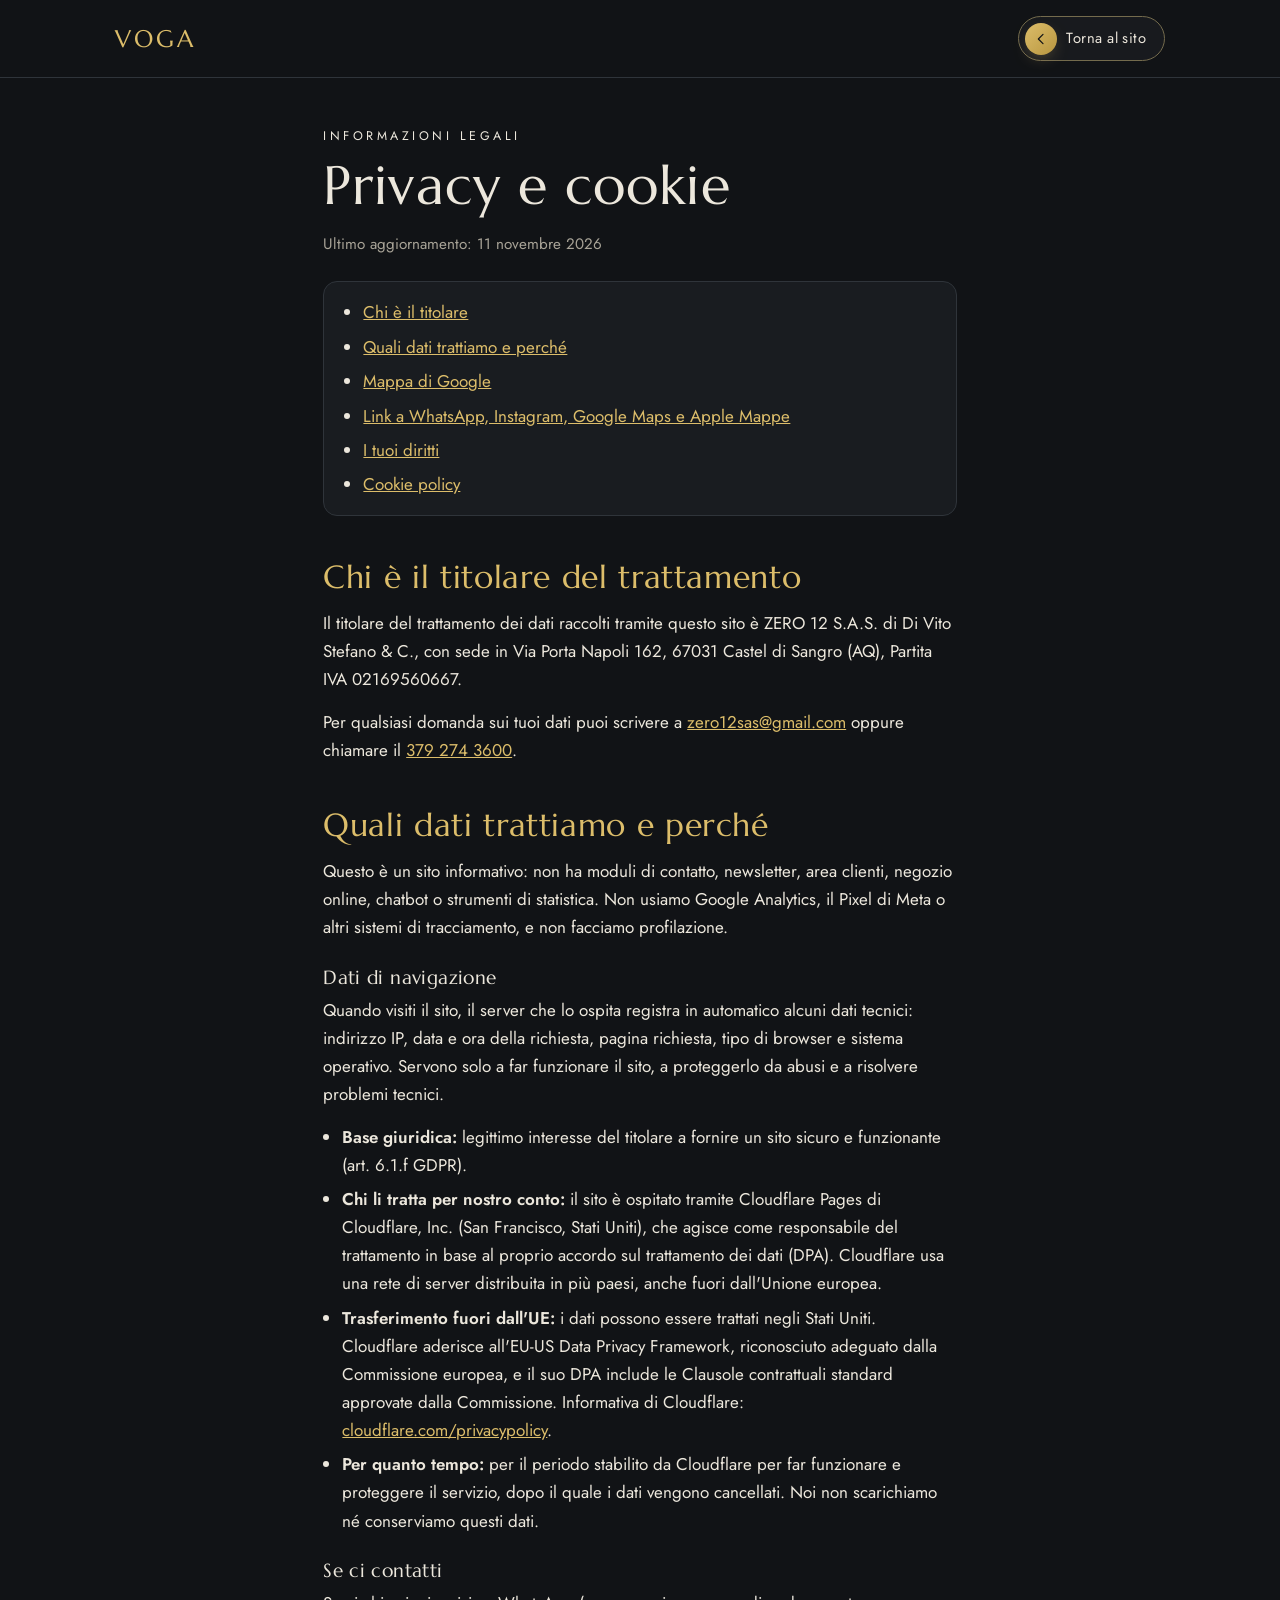
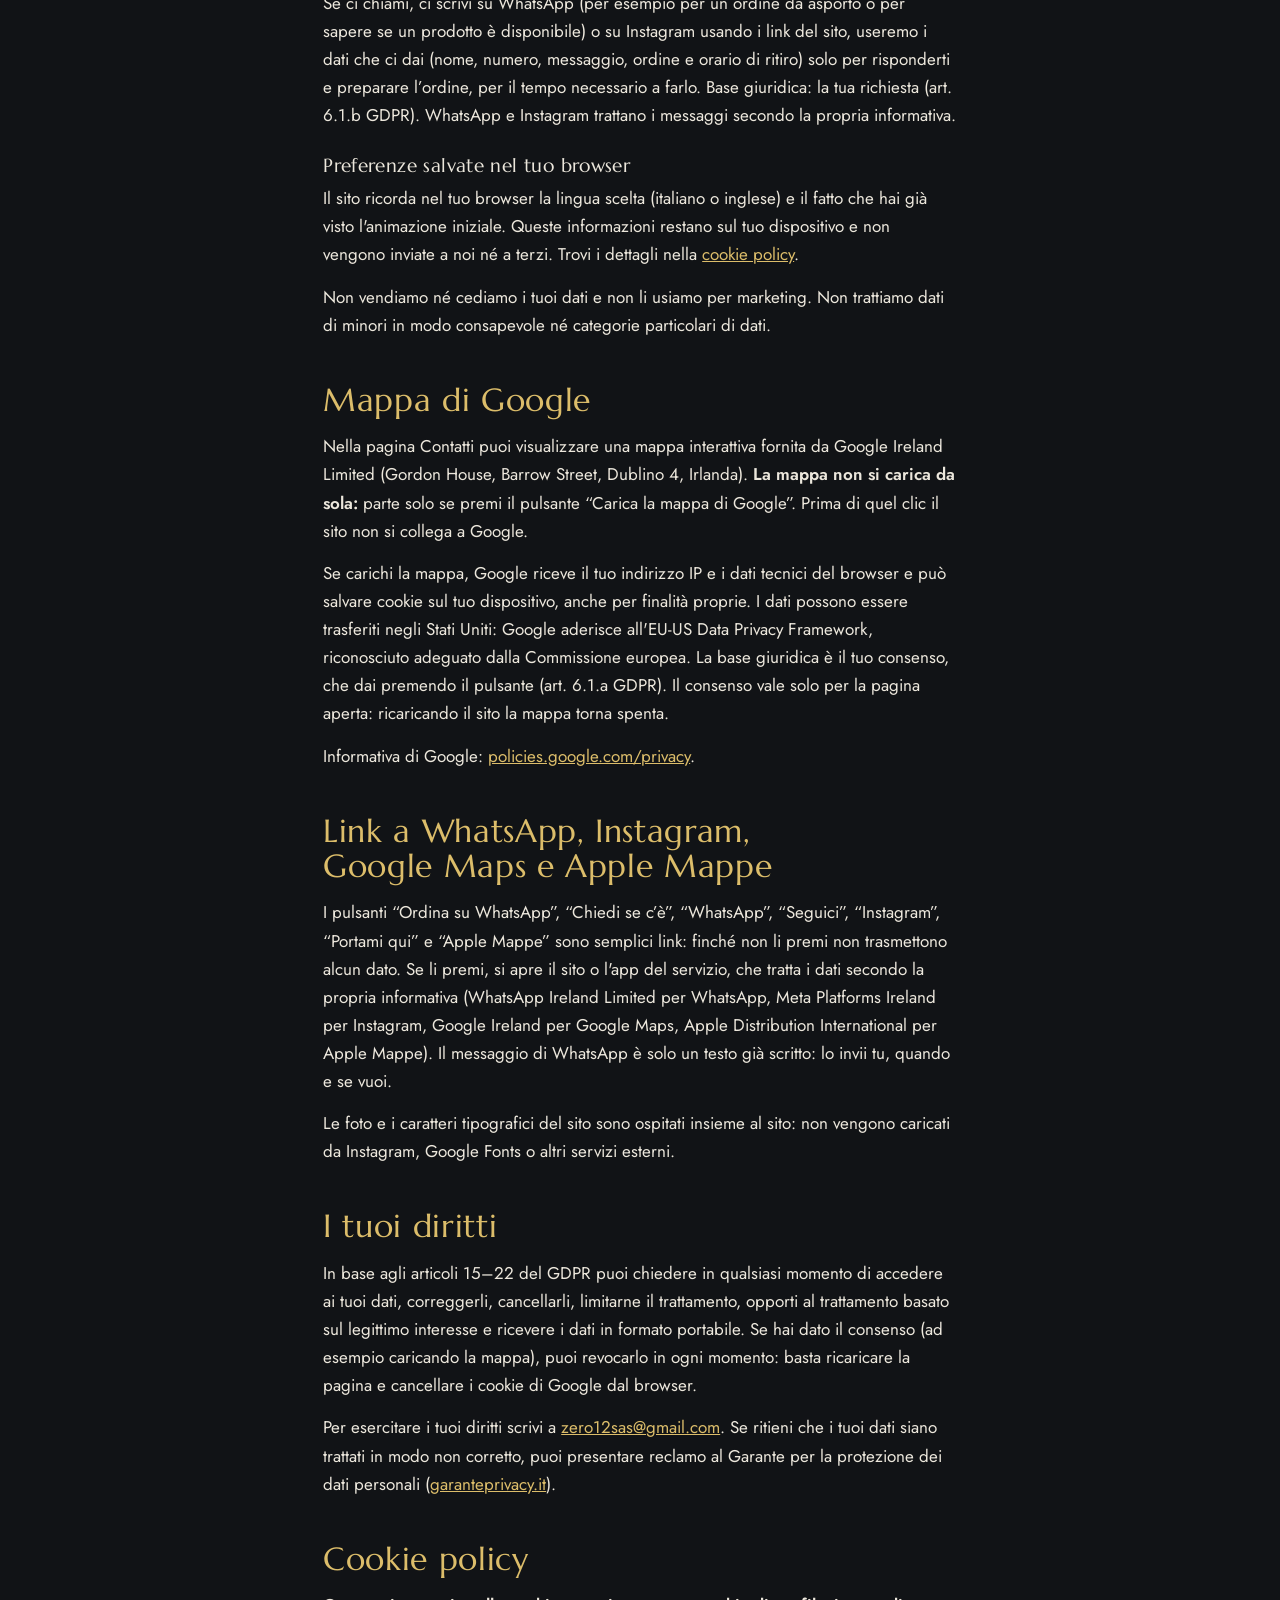
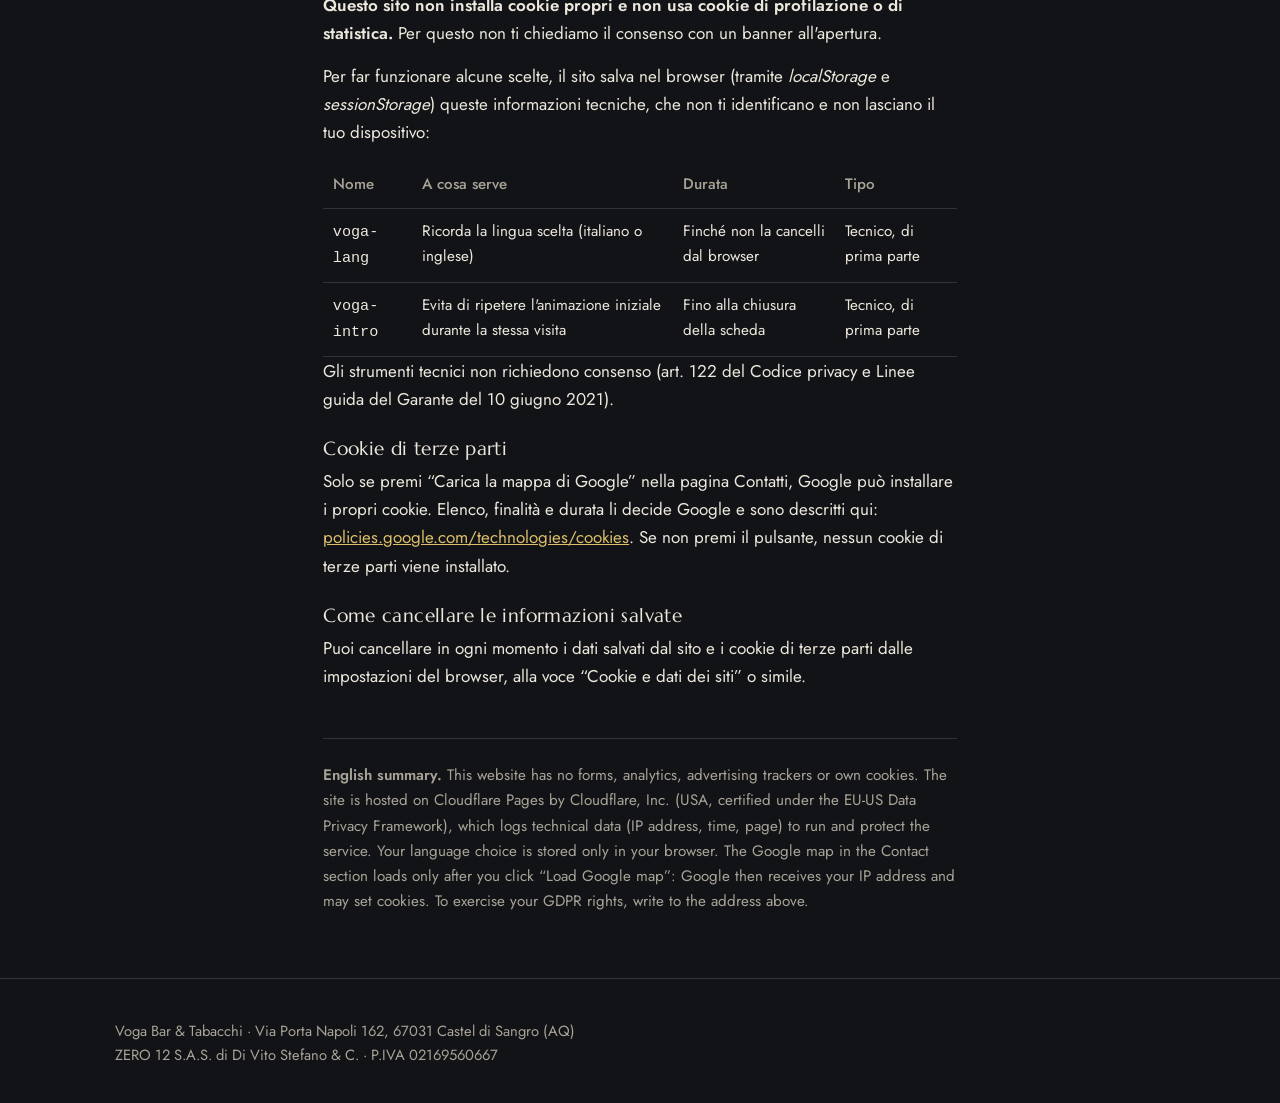
<file: privacy.html>
<!doctype html>
<html lang="it">
<head>
<meta charset="utf-8">
<meta name="viewport" content="width=device-width,initial-scale=1,viewport-fit=cover">
<title>Privacy e cookie · Voga Bar &amp; Tabacchi</title>
<meta name="description" content="Informativa privacy e cookie policy del sito di Voga Bar &amp; Tabacchi, Castel di Sangro.">
<meta name="robots" content="noindex, follow">
<meta name="theme-color" content="#111316">
<link rel="icon" href="img/logo.svg" type="image/svg+xml">
<link rel="stylesheet" href="css/fonts.css">
<link rel="stylesheet" href="css/style.css">
<style>
  .legal-head { border-bottom: 1px solid var(--line); }
  .legal-head .wrap { display: flex; align-items: center; justify-content: space-between; gap: 1rem; padding-block: 1rem; }
  .legal-head .brand { font-family: var(--f-display); font-size: 1.5rem; letter-spacing: .12em; color: var(--gold); text-decoration: none; }
  .back { display: inline-flex; align-items: center; gap: .6rem; padding: .35rem 1.1rem .35rem .35rem; border-radius: 999px; border: 1px solid color-mix(in srgb, var(--gold) 40%, var(--line)); background: color-mix(in srgb, var(--panel) 85%, transparent); color: var(--text); text-decoration: none; font-size: .92rem; letter-spacing: .03em; transition: border-color .3s ease, background .3s ease, color .3s ease; -webkit-tap-highlight-color: transparent; }
  .back-ico { display: grid; place-items: center; width: 32px; height: 32px; border-radius: 50%; background: linear-gradient(135deg, var(--gold), var(--gold-deep)); color: var(--ink); box-shadow: 0 6px 18px -8px color-mix(in srgb, var(--gold) 70%, transparent); transition: transform .35s cubic-bezier(.2,.8,.2,1); }
  .back-ico svg { width: 16px; height: 16px; }
  .back:hover { border-color: var(--gold); color: var(--gold); }
  .back:hover .back-ico { transform: translateX(-3px); }
  .back:active .back-ico { transform: translateX(-3px) scale(.92); }
  @media (prefers-reduced-motion: reduce) { .back, .back-ico { transition: none; } }
  .legal { max-width: 46rem; padding-block: 3rem 4rem; }
  .legal h1 { font-size: clamp(2.2rem, 6vw, 3.4rem); margin-block: .6rem 1rem; }
  .legal h2 { font-size: clamp(1.5rem, 3.5vw, 2rem); margin-block: 2.75rem .9rem; color: var(--gold); }
  .legal h3 { font-size: 1.2rem; margin-block: 1.6rem .5rem; }
  .legal p, .legal li { color: var(--text); }
  .legal p + p, .legal p + ul, .legal ul + p { margin-top: .9rem; }
  .legal ul { padding-left: 1.2rem; margin: .6rem 0 0; }
  .legal li + li { margin-top: .4rem; }
  .legal .meta { color: var(--muted); font-size: .95rem; }
  .legal .toc { margin-top: 1.5rem; padding: 1rem 1.25rem; border: 1px solid var(--line); border-radius: 14px; background: var(--panel); }
  .legal .toc ul { margin: 0; }
  .legal table { width: 100%; border-collapse: collapse; margin-top: 1rem; font-size: .95rem; }
  .legal th, .legal td { text-align: left; vertical-align: top; padding: .65rem .6rem; border-bottom: 1px solid var(--line); }
  .legal th { color: var(--muted); font-weight: 500; }
  .legal .table-wrap { overflow-x: auto; }
  .skip { position: fixed; left: 1rem; top: -4rem; z-index: 120; background: var(--gold); color: var(--ink); padding: .6rem 1rem; border-radius: 999px; text-decoration: none; font-weight: 500; transition: top .2s; }
  .skip:focus { top: 1rem; }
  .todo { background: #5a1f17; color: #ffd9d2; padding: 0 .3em; border-radius: 4px; font-weight: 600; }
  .legal .en-note { margin-top: 3rem; padding-top: 1.5rem; border-top: 1px solid var(--line); color: var(--muted); font-size: .95rem; }
</style>
</head>
<body>
<a class="skip" href="#contenuto">Vai al contenuto</a>
<header class="legal-head">
  <div class="wrap">
    <a class="brand" href="index.html" aria-label="Voga, torna alla home">VOGA</a>
    <a class="back" href="index.html"><span class="back-ico" aria-hidden="true"><svg viewBox="0 0 24 24" fill="none" stroke="currentColor" stroke-width="1.8" stroke-linecap="round" stroke-linejoin="round"><path d="M15 5l-7 7 7 7"/></svg></span><span>Torna al sito</span></a>
  </div>
</header>

<main id="contenuto" class="wrap legal">
  <p class="eyebrow">Informazioni legali</p>
  <h1>Privacy e cookie</h1>
  <p class="meta">Ultimo aggiornamento: 11 novembre 2026</p>

  <nav class="toc" aria-label="Indice">
    <ul>
      <li><a href="#titolare">Chi è il titolare</a></li>
      <li><a href="#dati">Quali dati trattiamo e perché</a></li>
      <li><a href="#mappa">Mappa di Google</a></li>
      <li><a href="#link">Link a WhatsApp, Instagram, Google Maps e Apple Mappe</a></li>
      <li><a href="#diritti">I tuoi diritti</a></li>
      <li><a href="#cookie">Cookie policy</a></li>
    </ul>
  </nav>

  <h2 id="titolare">Chi è il titolare del trattamento</h2>
  <p>Il titolare del trattamento dei dati raccolti tramite questo sito è ZERO 12 S.A.S. di Di Vito Stefano &amp; C., con sede in Via Porta Napoli 162, 67031 Castel di Sangro (AQ), Partita IVA 02169560667.</p>
  <p>Per qualsiasi domanda sui tuoi dati puoi scrivere a <a href="mailto:zero12sas@gmail.com">zero12sas@gmail.com</a> oppure chiamare il <a href="tel:+393792743600">379 274 3600</a>.</p>

  <h2 id="dati">Quali dati trattiamo e perché</h2>
  <p>Questo è un sito informativo: non ha moduli di contatto, newsletter, area clienti, negozio online, chatbot o strumenti di statistica. Non usiamo Google Analytics, il Pixel di Meta o altri sistemi di tracciamento, e non facciamo profilazione.</p>

  <h3>Dati di navigazione</h3>
  <p>Quando visiti il sito, il server che lo ospita registra in automatico alcuni dati tecnici: indirizzo IP, data e ora della richiesta, pagina richiesta, tipo di browser e sistema operativo. Servono solo a far funzionare il sito, a proteggerlo da abusi e a risolvere problemi tecnici.</p>
  <ul>
    <li><strong>Base giuridica:</strong> legittimo interesse del titolare a fornire un sito sicuro e funzionante (art. 6.1.f GDPR).</li>
    <li><strong>Chi li tratta per nostro conto:</strong> il sito è ospitato tramite Cloudflare Pages di Cloudflare, Inc. (San Francisco, Stati Uniti), che agisce come responsabile del trattamento in base al proprio accordo sul trattamento dei dati (DPA). Cloudflare usa una rete di server distribuita in più paesi, anche fuori dall'Unione europea.</li>
    <li><strong>Trasferimento fuori dall'UE:</strong> i dati possono essere trattati negli Stati Uniti. Cloudflare aderisce all'EU-US Data Privacy Framework, riconosciuto adeguato dalla Commissione europea, e il suo DPA include le Clausole contrattuali standard approvate dalla Commissione. Informativa di Cloudflare: <a href="https://www.cloudflare.com/privacypolicy/" target="_blank" rel="noopener">cloudflare.com/privacypolicy</a>.</li>
    <li><strong>Per quanto tempo:</strong> per il periodo stabilito da Cloudflare per far funzionare e proteggere il servizio, dopo il quale i dati vengono cancellati. Noi non scarichiamo né conserviamo questi dati.</li>
  </ul>

  <h3>Se ci contatti</h3>
  <p>Se ci chiami, ci scrivi su WhatsApp (per esempio per un ordine da asporto o per sapere se un prodotto è disponibile) o su Instagram usando i link del sito, useremo i dati che ci dai (nome, numero, messaggio, ordine e orario di ritiro) solo per risponderti e preparare l’ordine, per il tempo necessario a farlo. Base giuridica: la tua richiesta (art. 6.1.b GDPR). WhatsApp e Instagram trattano i messaggi secondo la propria informativa.</p>

  <h3>Preferenze salvate nel tuo browser</h3>
  <p>Il sito ricorda nel tuo browser la lingua scelta (italiano o inglese) e il fatto che hai già visto l'animazione iniziale. Queste informazioni restano sul tuo dispositivo e non vengono inviate a noi né a terzi. Trovi i dettagli nella <a href="#cookie">cookie policy</a>.</p>

  <p>Non vendiamo né cediamo i tuoi dati e non li usiamo per marketing. Non trattiamo dati di minori in modo consapevole né categorie particolari di dati.</p>

  <h2 id="mappa">Mappa di Google</h2>
  <p>Nella pagina Contatti puoi visualizzare una mappa interattiva fornita da Google Ireland Limited (Gordon House, Barrow Street, Dublino 4, Irlanda). <strong>La mappa non si carica da sola:</strong> parte solo se premi il pulsante “Carica la mappa di Google”. Prima di quel clic il sito non si collega a Google.</p>
  <p>Se carichi la mappa, Google riceve il tuo indirizzo IP e i dati tecnici del browser e può salvare cookie sul tuo dispositivo, anche per finalità proprie. I dati possono essere trasferiti negli Stati Uniti: Google aderisce all'EU-US Data Privacy Framework, riconosciuto adeguato dalla Commissione europea. La base giuridica è il tuo consenso, che dai premendo il pulsante (art. 6.1.a GDPR). Il consenso vale solo per la pagina aperta: ricaricando il sito la mappa torna spenta.</p>
  <p>Informativa di Google: <a href="https://policies.google.com/privacy?hl=it" target="_blank" rel="noopener">policies.google.com/privacy</a>.</p>

  <h2 id="link">Link a WhatsApp, Instagram, Google Maps e Apple Mappe</h2>
  <p>I pulsanti “Ordina su WhatsApp”, “Chiedi se c’è”, “WhatsApp”, “Seguici”, “Instagram”, “Portami qui” e “Apple Mappe” sono semplici link: finché non li premi non trasmettono alcun dato. Se li premi, si apre il sito o l'app del servizio, che tratta i dati secondo la propria informativa (WhatsApp Ireland Limited per WhatsApp, Meta Platforms Ireland per Instagram, Google Ireland per Google Maps, Apple Distribution International per Apple Mappe). Il messaggio di WhatsApp è solo un testo già scritto: lo invii tu, quando e se vuoi.</p>
  <p>Le foto e i caratteri tipografici del sito sono ospitati insieme al sito: non vengono caricati da Instagram, Google Fonts o altri servizi esterni.</p>

  <h2 id="diritti">I tuoi diritti</h2>
  <p>In base agli articoli 15–22 del GDPR puoi chiedere in qualsiasi momento di accedere ai tuoi dati, correggerli, cancellarli, limitarne il trattamento, opporti al trattamento basato sul legittimo interesse e ricevere i dati in formato portabile. Se hai dato il consenso (ad esempio caricando la mappa), puoi revocarlo in ogni momento: basta ricaricare la pagina e cancellare i cookie di Google dal browser.</p>
  <p>Per esercitare i tuoi diritti scrivi a <a href="mailto:zero12sas@gmail.com">zero12sas@gmail.com</a>. Se ritieni che i tuoi dati siano trattati in modo non corretto, puoi presentare reclamo al Garante per la protezione dei dati personali (<a href="https://www.garanteprivacy.it" target="_blank" rel="noopener">garanteprivacy.it</a>).</p>

  <h2 id="cookie">Cookie policy</h2>
  <p><strong>Questo sito non installa cookie propri e non usa cookie di profilazione o di statistica.</strong> Per questo non ti chiediamo il consenso con un banner all'apertura.</p>
  <p>Per far funzionare alcune scelte, il sito salva nel browser (tramite <em>localStorage</em> e <em>sessionStorage</em>) queste informazioni tecniche, che non ti identificano e non lasciano il tuo dispositivo:</p>
  <div class="table-wrap">
    <table>
      <thead><tr><th scope="col">Nome</th><th scope="col">A cosa serve</th><th scope="col">Durata</th><th scope="col">Tipo</th></tr></thead>
      <tbody>
        <tr><td><code>voga-lang</code></td><td>Ricorda la lingua scelta (italiano o inglese)</td><td>Finché non la cancelli dal browser</td><td>Tecnico, di prima parte</td></tr>
        <tr><td><code>voga-intro</code></td><td>Evita di ripetere l'animazione iniziale durante la stessa visita</td><td>Fino alla chiusura della scheda</td><td>Tecnico, di prima parte</td></tr>
      </tbody>
    </table>
  </div>
  <p>Gli strumenti tecnici non richiedono consenso (art. 122 del Codice privacy e Linee guida del Garante del 10 giugno 2021).</p>

  <h3>Cookie di terze parti</h3>
  <p>Solo se premi “Carica la mappa di Google” nella pagina Contatti, Google può installare i propri cookie. Elenco, finalità e durata li decide Google e sono descritti qui: <a href="https://policies.google.com/technologies/cookies?hl=it" target="_blank" rel="noopener">policies.google.com/technologies/cookies</a>. Se non premi il pulsante, nessun cookie di terze parti viene installato.</p>

  <h3>Come cancellare le informazioni salvate</h3>
  <p>Puoi cancellare in ogni momento i dati salvati dal sito e i cookie di terze parti dalle impostazioni del browser, alla voce “Cookie e dati dei siti” o simile.</p>

  <p class="en-note" lang="en"><strong>English summary.</strong> This website has no forms, analytics, advertising trackers or own cookies. The site is hosted on Cloudflare Pages by Cloudflare, Inc. (USA, certified under the EU-US Data Privacy Framework), which logs technical data (IP address, time, page) to run and protect the service. Your language choice is stored only in your browser. The Google map in the Contact section loads only after you click “Load Google map”: Google then receives your IP address and may set cookies. To exercise your GDPR rights, write to the address above.</p>
</main>

<footer class="site-foot">
  <div class="wrap">
    <p>Voga Bar &amp; Tabacchi · Via Porta Napoli 162, 67031 Castel di Sangro (AQ)<br>
      ZERO 12 S.A.S. di Di Vito Stefano &amp; C. · P.IVA 02169560667</p>
  </div>
</footer>
</body>
</html>
</file>
<file: css/fonts.css>
/* Font ospitati sul sito (nessuna connessione a Google Fonts). Licenza SIL OFL 1.1: vedi /fonts */
@font-face { font-family: "Jost"; font-style: normal; font-weight: 400 600; font-display: swap; src: url(../fonts/jost-latin-ext.woff2) format("woff2"); unicode-range: U+0100-02BA, U+02BD-02C5, U+02C7-02CC, U+02CE-02D7, U+02DD-02FF, U+0304, U+0308, U+0329, U+1D00-1DBF, U+1E00-1E9F, U+1EF2-1EFF, U+2020, U+20A0-20AB, U+20AD-20C4, U+2113, U+2C60-2C7F, U+A720-A7FF; }
@font-face { font-family: "Jost"; font-style: normal; font-weight: 400 600; font-display: swap; src: url(../fonts/jost-latin.woff2) format("woff2"); unicode-range: U+0000-00FF, U+0131, U+0152-0153, U+02BB-02BC, U+02C6, U+02DA, U+02DC, U+0304, U+0308, U+0329, U+2000-206F, U+20AC, U+2122, U+2191, U+2193, U+2212, U+2215, U+FEFF, U+FFFD; }
@font-face { font-family: "Marcellus"; font-style: normal; font-weight: 400; font-display: swap; src: url(../fonts/marcellus-latin-ext.woff2) format("woff2"); unicode-range: U+0100-02BA, U+02BD-02C5, U+02C7-02CC, U+02CE-02D7, U+02DD-02FF, U+0304, U+0308, U+0329, U+1D00-1DBF, U+1E00-1E9F, U+1EF2-1EFF, U+2020, U+20A0-20AB, U+20AD-20C4, U+2113, U+2C60-2C7F, U+A720-A7FF; }
@font-face { font-family: "Marcellus"; font-style: normal; font-weight: 400; font-display: swap; src: url(../fonts/marcellus-latin.woff2) format("woff2"); unicode-range: U+0000-00FF, U+0131, U+0152-0153, U+02BB-02BC, U+02C6, U+02DA, U+02DC, U+0304, U+0308, U+0329, U+2000-206F, U+20AC, U+2122, U+2191, U+2193, U+2212, U+2215, U+FEFF, U+FFFD; }
</file>
<file: css/style.css>
/* Voga: nero e oro come il logo. Testata con logo e menu, pagine a blocchi alternati foto/testo, fascia orari con stato "aperto ora". */
:root {
  --ink: #111316;
  --panel: #191c20;
  --panel-2: #22262b;
  --line: #2f343a;
  --gold: #dcbd6a;
  --gold-deep: #b8963f;
  --text: #ece7dc;
  --muted: #a8a397;
  --open: #7fc79a;
  --closed: #e08a7a;
  --f-display: "Marcellus", "Times New Roman", Georgia, serif;
  --f-body: "Jost", "Helvetica Neue", Arial, sans-serif;
  color-scheme: dark;
}
* { box-sizing: border-box; }
html { scroll-behavior: smooth; }
body { margin: 0; background: var(--ink); color: var(--text); font-family: var(--f-body); font-size: 1.0625rem; line-height: 1.65; }
img { max-width: 100%; display: block; }
a { color: var(--gold); }
a:focus-visible, button:focus-visible { outline: 2px solid var(--gold); outline-offset: 3px; }
h1, h2, h3 { font-family: var(--f-display); font-weight: 400; line-height: 1.1; margin: 0; text-wrap: balance; letter-spacing: .02em; }
h1 { font-size: clamp(2.6rem, 7vw, 4.6rem); }
h2 { font-size: clamp(2rem, 4.5vw, 3rem); }
h3 { font-size: 1.5rem; }
p { margin: 0; }
.wrap { max-width: 72rem; margin: 0 auto; padding-inline: max(16px, 4vw); }
.eyebrow { font-size: .78rem; letter-spacing: .28em; text-transform: uppercase; color: var(--gold); }
.rule { display: flex; align-items: center; gap: .9rem; }
.rule::before, .rule::after { content: ""; height: 1px; background: var(--gold); opacity: .6; width: 2.5rem; }
.lead { font-size: 1.15rem; color: var(--muted); max-width: 38rem; }

/* Lingua: mostra solo la lingua attiva */
html[data-lang="it"] .en, html[data-lang="en"] .it { display: none !important; }

/* Testata */
.site-head { position: sticky; top: env(safe-area-inset-top, 0px); z-index: 20; background: color-mix(in srgb, var(--ink) 92%, transparent); backdrop-filter: blur(8px); border-bottom: 1px solid var(--line); }
.site-head .wrap { display: flex; align-items: center; gap: 1.5rem; padding-block: .6rem; }
.brand { display: block; line-height: 0; }
.logo { display: block; width: 120px; height: auto; }
.menu { display: flex; gap: 1.4rem; margin-left: auto; font-size: .92rem; letter-spacing: .08em; text-transform: uppercase; }
.menu a { color: var(--text); text-decoration: none; padding-block: .3rem; border-bottom: 1px solid transparent; }
.menu a[aria-current="page"] { color: var(--gold); border-bottom-color: var(--gold); }
@media (hover: hover) { .menu a:hover { color: var(--gold); border-bottom-color: var(--gold); } }
.lang { background: none; border: 1px solid var(--gold); color: var(--gold); font: 600 .8rem var(--f-body); letter-spacing: .12em; padding: .45rem .7rem; border-radius: 999px; cursor: pointer; }
@media (hover: hover) { .lang:hover { background: var(--gold); color: var(--ink); } }
.menu-toggle { display: none; margin-left: auto; background: none; border: 1px solid var(--line); color: var(--text); border-radius: 8px; padding: .45rem .7rem; font: 500 .85rem var(--f-body); letter-spacing: .1em; text-transform: uppercase; cursor: pointer; }

/* Hero */
.hero { position: relative; min-height: 32rem; display: grid; align-items: end; overflow: hidden; }
.hero > img { position: absolute; inset: 0; width: 100%; height: 100%; object-fit: cover; object-position: 70% 45%; }
.hero::after { content: ""; position: absolute; inset: 0; background: linear-gradient(90deg, rgba(17,19,22,.88) 0%, rgba(17,19,22,.55) 55%, rgba(17,19,22,.2) 100%), linear-gradient(180deg, transparent 55%, var(--ink) 100%); }
.hero .wrap { position: relative; z-index: 1; padding-block: 5rem 3rem; display: grid; gap: 1.1rem; }
.hero .lead { color: var(--text); opacity: .9; }
.page-hero { padding-block: 3.5rem 1rem; display: grid; gap: 1rem; }

/* Pulsanti */
.actions { display: flex; flex-wrap: wrap; gap: .75rem; margin-top: .5rem; }
.btn { display: inline-flex; align-items: center; gap: .55rem; padding: .8rem 1.3rem; border-radius: 999px; font-weight: 500; letter-spacing: .04em; text-decoration: none; border: 1px solid var(--gold); color: var(--gold); }
.btn-solid { background: var(--gold); color: var(--ink); }
@media (hover: hover) { .btn:hover { background: var(--gold-deep); border-color: var(--gold-deep); color: var(--ink); } }
.btn svg { width: 1.1em; height: 1.1em; }

/* Stato apertura */
.status { display: inline-flex; align-items: center; gap: .55rem; font-size: .92rem; padding: .35rem .8rem; border-radius: 999px; background: var(--panel); border: 1px solid var(--line); width: fit-content; }
.status .dot { width: .6rem; height: .6rem; border-radius: 50%; background: var(--muted); }
.status[data-state="open"] .dot { background: var(--open); box-shadow: 0 0 0 4px color-mix(in srgb, var(--open) 25%, transparent); }
.status[data-state="closed"] .dot { background: var(--closed); }

/* Sezioni */
section { padding-block: 4.5rem; }
.section-head { display: grid; gap: .8rem; margin-bottom: 2.25rem; max-width: 44rem; }

/* Tre servizi in home */
.trio { display: grid; grid-template-columns: repeat(3, minmax(0, 1fr)); gap: 1.25rem; }
.tile { position: relative; display: grid; grid-template-rows: auto 1fr; background: var(--panel); border: 1px solid var(--line); border-radius: 14px; overflow: hidden; text-decoration: none; color: var(--text); }
.tile .ph { aspect-ratio: 4 / 3; max-width: 100%; overflow: hidden; background: var(--panel-2); }
.tile .ph img { width: 100%; height: 100%; object-fit: cover; transition: transform .5s ease; }
@media (hover: hover) { .tile:hover .ph img { transform: scale(1.04); } }
.tile .body { padding: 1.3rem 1.4rem 1.5rem; display: grid; gap: .5rem; align-content: start; }
.tile .more { color: var(--gold); font-size: .9rem; letter-spacing: .08em; text-transform: uppercase; margin-top: .4rem; }
.shell-mark { display: grid; place-items: center; height: 100%; font-family: var(--f-display); font-size: 4.5rem; color: var(--gold); background: radial-gradient(circle at 50% 40%, var(--panel-2), var(--ink)); }
.shell-mark small { display: block; font-family: var(--f-body); font-size: .8rem; letter-spacing: .3em; color: var(--muted); text-align: center; }

/* Orari */
.hours { display: grid; grid-template-columns: minmax(0, 1fr) minmax(0, 1fr); gap: 1.25rem; }
.hours-card { background: var(--panel); border: 1px solid var(--line); border-radius: 14px; padding: 1.6rem; display: grid; gap: 1rem; align-content: start; }
.hours-card dl { margin: 0; display: grid; grid-template-columns: 1fr auto; gap: .6rem 1rem; font-variant-numeric: tabular-nums; }
.hours-card dt { color: var(--muted); }
.hours-card dd { margin: 0; text-align: right; }
.hours-card .big { font-family: var(--f-display); font-size: 2.4rem; color: var(--gold); line-height: 1; }

/* Blocchi foto + testo */
.split { display: grid; grid-template-columns: minmax(0, 1fr) minmax(0, 1fr); gap: 2.5rem; align-items: center; }
.split + .split { margin-top: 4rem; }
.split.rev > :first-child { order: 2; }
.split .txt { display: grid; gap: 1rem; }
.frame { border-radius: 14px; overflow: hidden; border: 1px solid var(--line); aspect-ratio: 4 / 3; max-width: 100%; }
.frame img { width: 100%; height: 100%; object-fit: cover; }
.gallery { display: grid; grid-template-columns: repeat(4, minmax(0, 1fr)); gap: .75rem; }
.gallery figure { margin: 0; border-radius: 10px; overflow: hidden; aspect-ratio: 1; max-width: 100%; border: 1px solid var(--line); }
.gallery img { width: 100%; height: 100%; object-fit: cover; }

/* Elenco servizi */
.services { list-style: none; margin: 0; padding: 0; display: grid; grid-template-columns: repeat(3, minmax(0, 1fr)); gap: 1rem; }
.services li { background: var(--panel); border: 1px solid var(--line); border-radius: 12px; padding: 1.25rem 1.3rem; display: grid; gap: .35rem; align-content: start; }
.services strong { font-family: var(--f-display); font-weight: 400; font-size: 1.25rem; color: var(--gold); }
.services span { color: var(--muted); font-size: .96rem; }
.note { margin-top: 1.5rem; color: var(--muted); font-size: .9rem; }

/* Numeri grandi stazione */
.facts { display: grid; grid-template-columns: repeat(3, minmax(0, 1fr)); gap: 1rem; margin-bottom: 2.5rem; }
.fact { border-top: 1px solid var(--gold); padding-top: 1rem; display: grid; gap: .2rem; }
.fact b { font-family: var(--f-display); font-weight: 400; font-size: 2.6rem; color: var(--gold); line-height: 1; }
.fact span { color: var(--muted); }

/* Contatti */
.contact-grid { display: grid; grid-template-columns: minmax(0, 1fr) minmax(0, 1.2fr); gap: 2rem; align-items: stretch; }
.contact-list { display: grid; gap: 1.5rem; align-content: start; }
.contact-list .item { display: grid; gap: .3rem; padding-bottom: 1.25rem; border-bottom: 1px solid var(--line); }
.contact-list .val { font-size: 1.3rem; }
.map { position: relative; border-radius: 14px; overflow: hidden; border: 1px solid var(--line); min-height: 22rem; background: var(--panel); }
.map::before { content: "Via Porta Napoli 162 · Castel di Sangro"; position: absolute; inset: 0; display: grid; place-items: center; color: var(--muted); font-size: .9rem; letter-spacing: .1em; text-transform: uppercase; }
.map iframe { position: relative; }
.map iframe { width: 100%; height: 100%; min-height: 22rem; border: 0; filter: grayscale(.4) invert(.9) hue-rotate(180deg); }

/* Piè di pagina */
.site-foot { border-top: 1px solid var(--line); padding-block: 2.5rem; color: var(--muted); font-size: .92rem; }
.site-foot .wrap { display: grid; grid-template-columns: auto 1fr auto; gap: 2rem; align-items: center; }
.site-foot .logo { width: 140px; }
.site-foot a { color: var(--text); }

@media (max-width: 860px) {
  .menu-toggle { display: inline-block; }
  .site-head .wrap { flex-wrap: wrap; }
  .menu { display: none; order: 3; width: 100%; flex-direction: column; gap: .2rem; margin-left: 0; padding-block: .5rem; }
  .site-head.open .menu { display: flex; }
  .trio, .services, .facts { grid-template-columns: 1fr; }
  .hours, .split, .contact-grid { grid-template-columns: 1fr; }
  .split.rev > :first-child { order: 0; }
  .gallery { grid-template-columns: repeat(2, minmax(0, 1fr)); }
  .site-foot .wrap { grid-template-columns: 1fr; }
  .hero { min-height: 26rem; }
}
@media (prefers-reduced-motion: reduce) {
  html { scroll-behavior: auto; }
  .tile .ph img { transition: none; }
}
</file>
